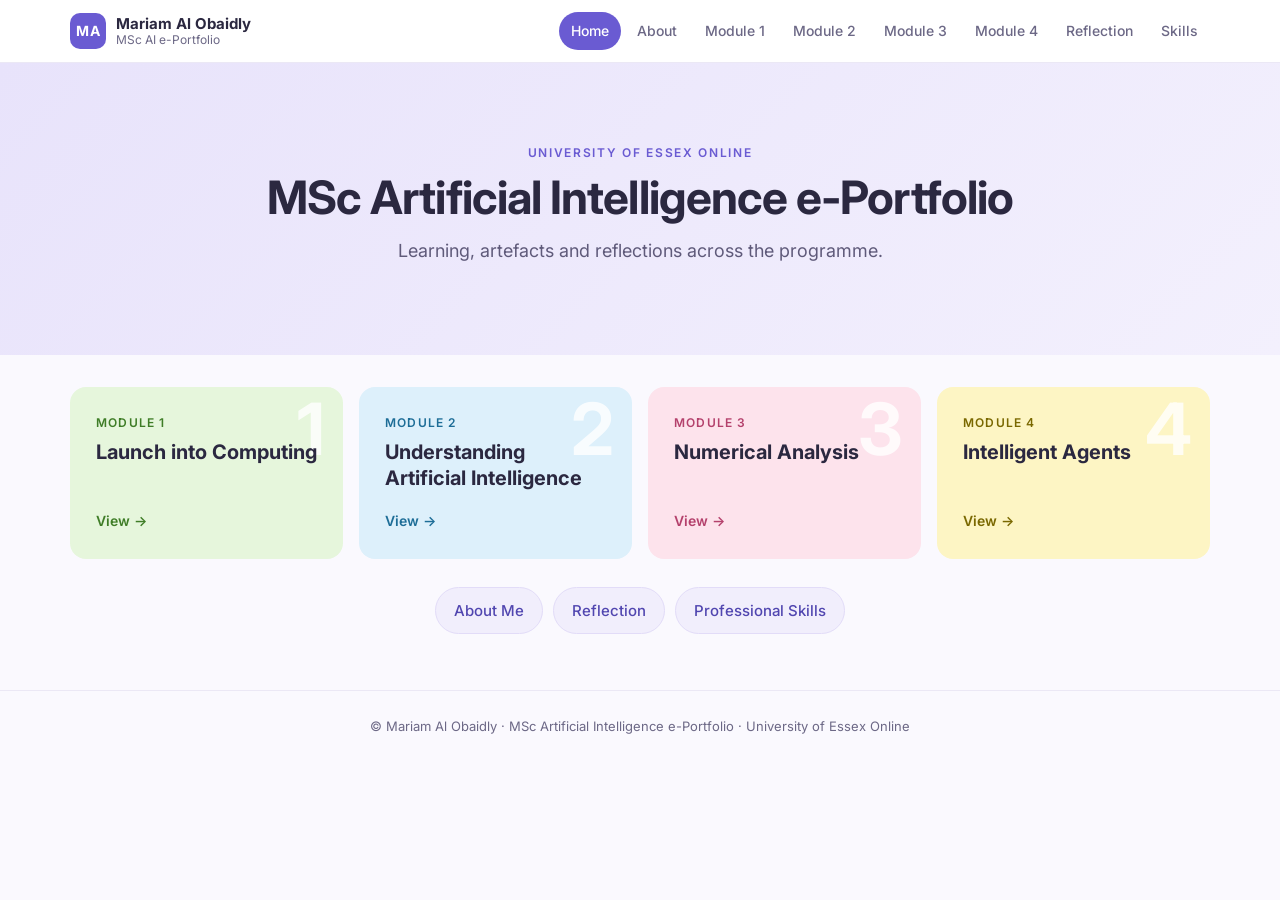
<file: index.html>
<!DOCTYPE html>
<html lang="en">
<head>
  <meta charset="utf-8" />
  <meta name="viewport" content="width=device-width, initial-scale=1" />
  <title>Mariam Al Obaidly – MSc AI e-Portfolio</title>
  <link rel="preconnect" href="https://fonts.googleapis.com" />
  <link rel="preconnect" href="https://fonts.gstatic.com" crossorigin />
  <link href="https://fonts.googleapis.com/css2?family=Inter:wght@400;500;600;700&display=swap" rel="stylesheet" />
  <link rel="stylesheet" href="assets/css/modern.css" />
</head>
<body>
  <header class="topbar">
    <div class="topbar-inner">
      <a class="brand" href="index.html"><span class="brand-mark">MA</span><span class="brand-text"><strong>Mariam Al Obaidly</strong><small>MSc AI e-Portfolio</small></span></a>
      <button class="nav-toggle" aria-label="Open menu" aria-expanded="false">&#9776;</button>
      <nav class="nav">
          <a href="index.html" class="active" aria-current="page">Home</a>
          <a href="about.html">About</a>
          <a href="module1.html">Module 1</a>
          <a href="module2.html">Module 2</a>
          <a href="module3.html">Module 3</a>
          <a href="module4.html">Module 4</a>
          <a href="reflection.html">Reflection</a>
          <a href="skills.html">Skills</a>
      </nav>
    </div>
  </header>
  <section class="hero hero-home">
    <div class="wrap">
      <p class="eyebrow">University of Essex Online</p>
      <h1>MSc Artificial Intelligence e-Portfolio</h1>
      <p class="hero-sub">Learning, artefacts and reflections across the programme.</p>
    </div>
  </section>
  <main class="wrap page">
    <section id="modules">
      <div class="mgrid">
      <a class="mcard" href="module1.html">
        <span class="mcard-num">1</span>
        <span class="mcard-label">Module 1</span>
        <h3>Launch into Computing</h3>
        <span class="mcard-go">View &rarr;</span>
      </a>
      <a class="mcard" href="module2.html">
        <span class="mcard-num">2</span>
        <span class="mcard-label">Module 2</span>
        <h3>Understanding Artificial Intelligence</h3>
        <span class="mcard-go">View &rarr;</span>
      </a>
      <a class="mcard" href="module3.html">
        <span class="mcard-num">3</span>
        <span class="mcard-label">Module 3</span>
        <h3>Numerical Analysis</h3>
        <span class="mcard-go">View &rarr;</span>
      </a>
      <a class="mcard" href="module4.html">
        <span class="mcard-num">4</span>
        <span class="mcard-label">Module 4</span>
        <h3>Intelligent Agents</h3>
        <span class="mcard-go">View &rarr;</span>
      </a>
      </div>
    </section>
    <nav class="quick">
      <a href="about.html">About Me</a>
      <a href="reflection.html">Reflection</a>
      <a href="skills.html">Professional Skills</a>
    </nav>
  </main>
  <footer class="footer">
    <div class="wrap">&copy; Mariam Al Obaidly &middot; MSc Artificial Intelligence e-Portfolio &middot; University of Essex Online</div>
  </footer>
  <script src="assets/js/modern.js"></script>
</body>
</html>
</file>
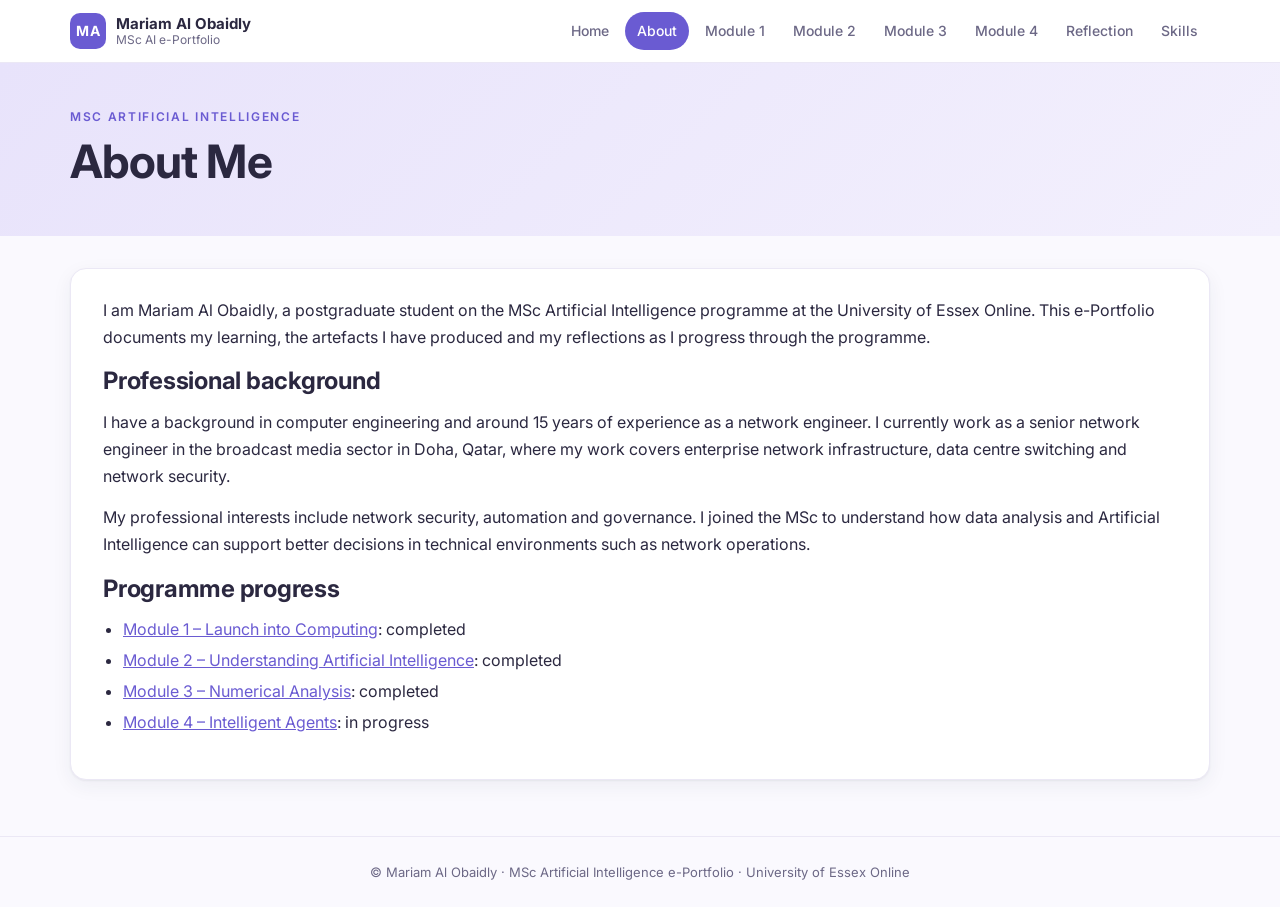
<file: about.html>
<!DOCTYPE html>
<html lang="en">
<head>
  <meta charset="utf-8" />
  <meta name="viewport" content="width=device-width, initial-scale=1" />
  <title>About Me | Mariam Al Obaidly</title>
  <link rel="preconnect" href="https://fonts.googleapis.com" />
  <link rel="preconnect" href="https://fonts.gstatic.com" crossorigin />
  <link href="https://fonts.googleapis.com/css2?family=Inter:wght@400;500;600;700&display=swap" rel="stylesheet" />
  <link rel="stylesheet" href="assets/css/modern.css" />
</head>
<body>
  <header class="topbar">
    <div class="topbar-inner">
      <a class="brand" href="index.html"><span class="brand-mark">MA</span><span class="brand-text"><strong>Mariam Al Obaidly</strong><small>MSc AI e-Portfolio</small></span></a>
      <button class="nav-toggle" aria-label="Open menu" aria-expanded="false">&#9776;</button>
      <nav class="nav">
          <a href="index.html">Home</a>
          <a href="about.html" class="active" aria-current="page">About</a>
          <a href="module1.html">Module 1</a>
          <a href="module2.html">Module 2</a>
          <a href="module3.html">Module 3</a>
          <a href="module4.html">Module 4</a>
          <a href="reflection.html">Reflection</a>
          <a href="skills.html">Skills</a>
      </nav>
    </div>
  </header>
  <section class="hero hero-sm">
    <div class="wrap">
      <p class="eyebrow">MSc Artificial Intelligence</p>
      <h1>About Me</h1>
    </div>
  </section>
  <main class="wrap page">
    <section class="card prose">
<p>I am Mariam Al Obaidly, a postgraduate student on the MSc Artificial Intelligence programme at the University of Essex Online. This e-Portfolio documents my learning, the artefacts I have produced and my reflections as I progress through the programme.</p>
<h2>Professional background</h2>
<p>I have a background in computer engineering and around 15 years of experience as a network engineer. I currently work as a senior network engineer in the broadcast media sector in Doha, Qatar, where my work covers enterprise network infrastructure, data centre switching and network security.</p>
<p>My professional interests include network security, automation and governance. I joined the MSc to understand how data analysis and Artificial Intelligence can support better decisions in technical environments such as network operations.</p>
<h2>Programme progress</h2>
<ul>
<li><a href="module1.html">Module 1 – Launch into Computing</a>: completed</li>
<li><a href="module2.html">Module 2 – Understanding Artificial Intelligence</a>: completed</li>
<li><a href="module3.html">Module 3 – Numerical Analysis</a>: completed</li>
<li><a href="module4.html">Module 4 – Intelligent Agents</a>: in progress</li>
</ul>
    </section>
  </main>
  <footer class="footer">
    <div class="wrap">&copy; Mariam Al Obaidly &middot; MSc Artificial Intelligence e-Portfolio &middot; University of Essex Online</div>
  </footer>
  <script src="assets/js/modern.js"></script>
</body>
</html>
</file>
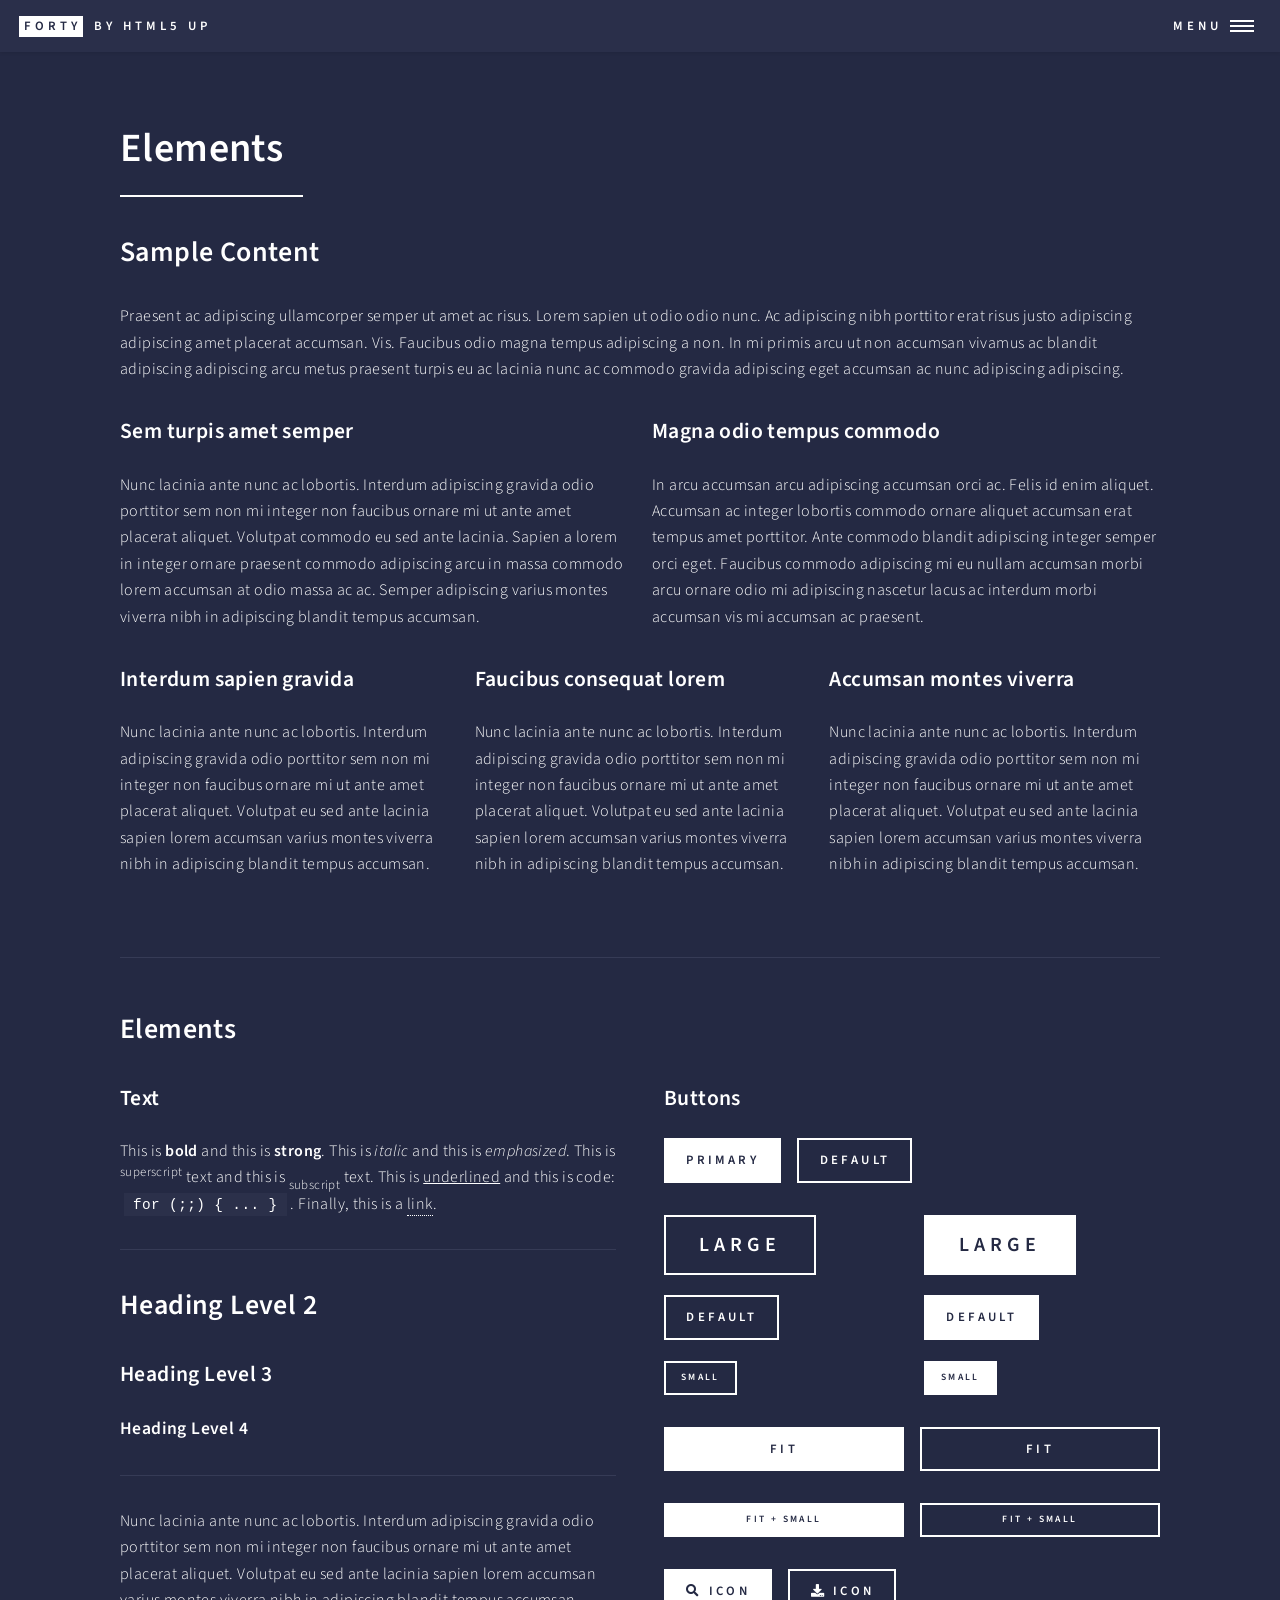
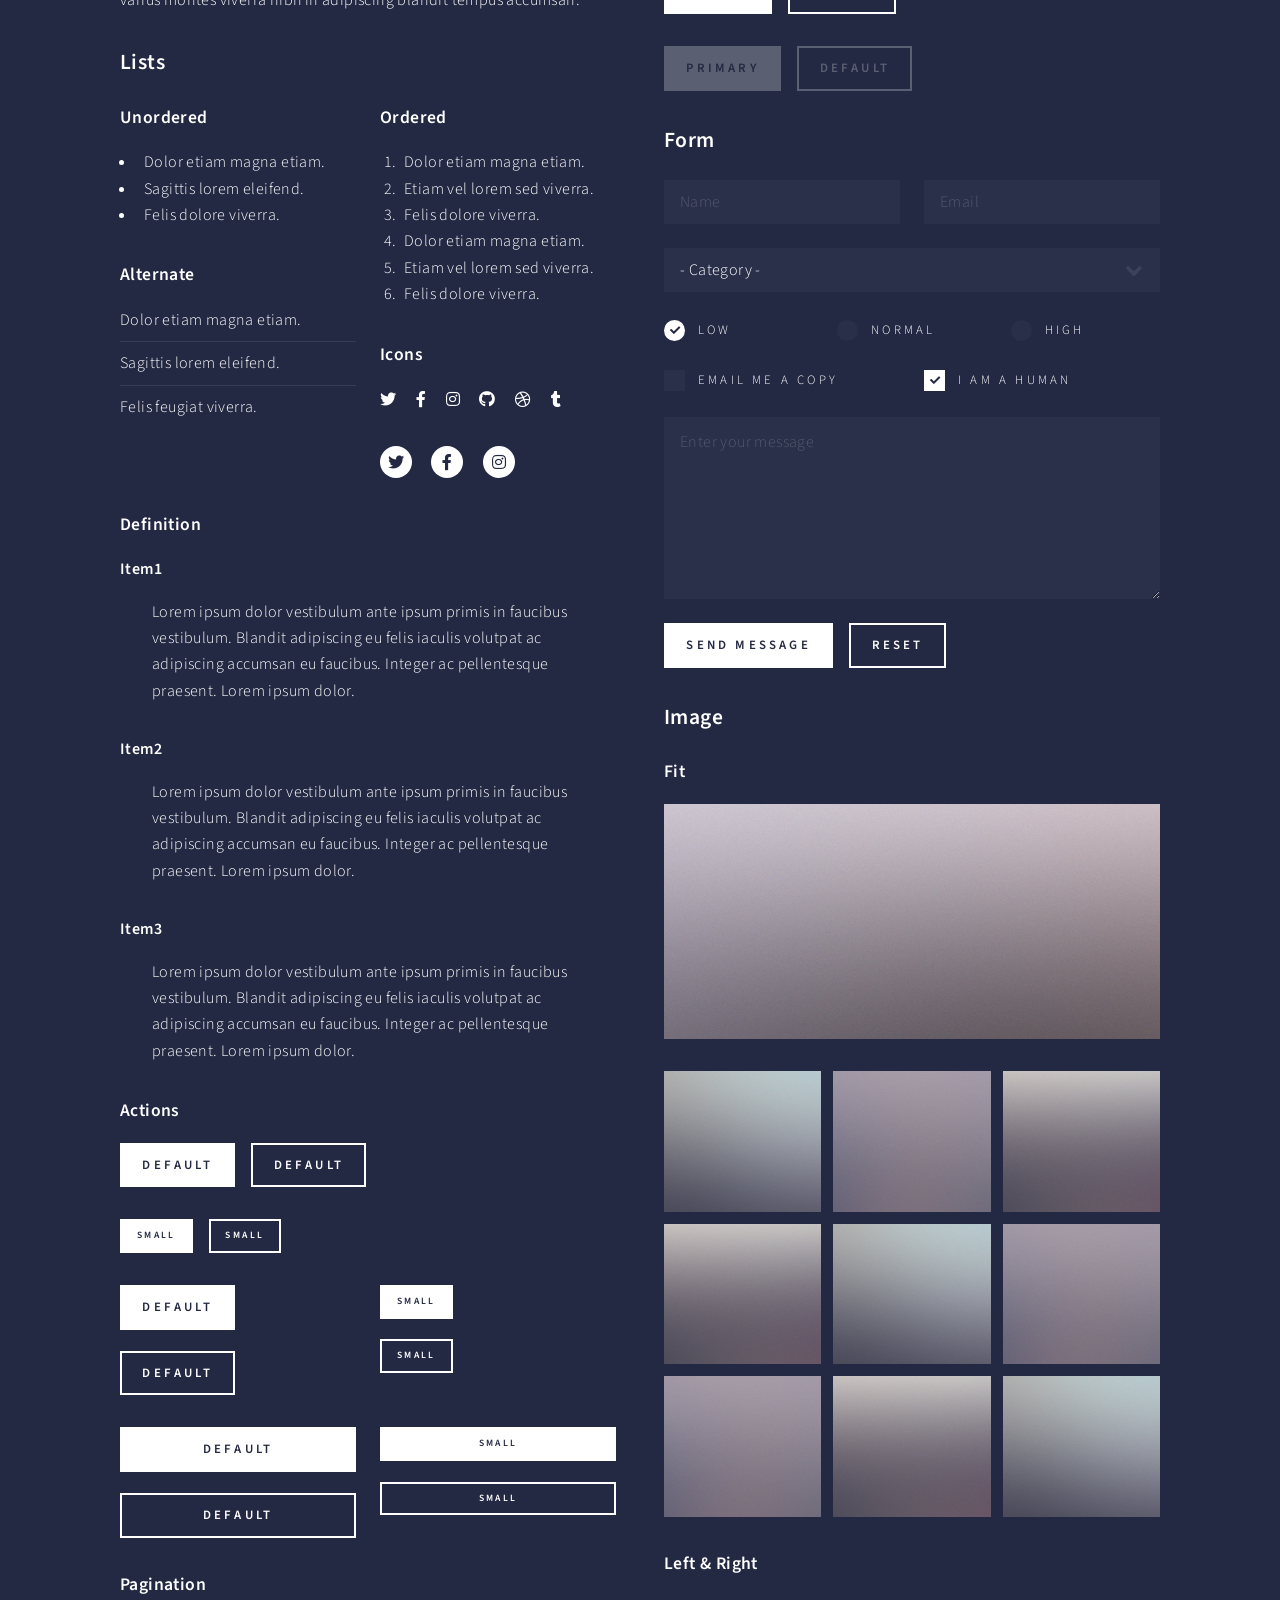
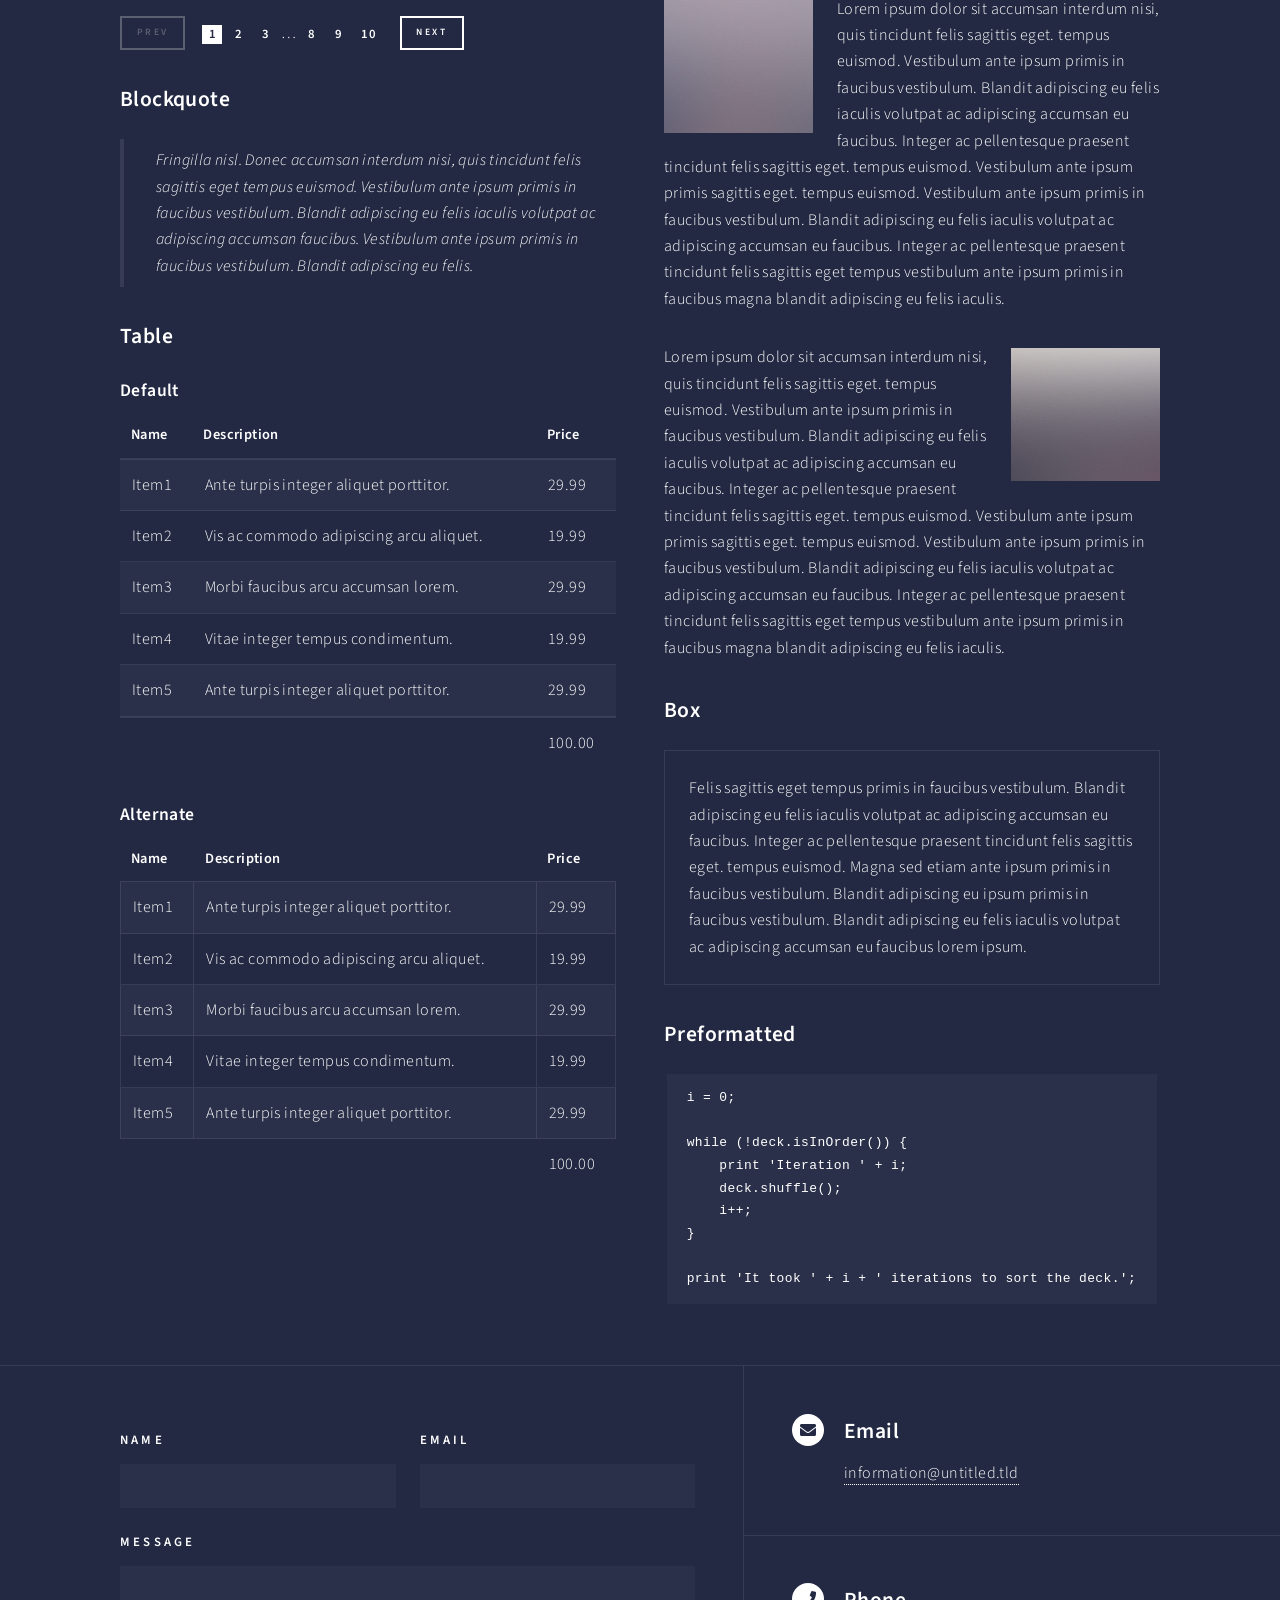
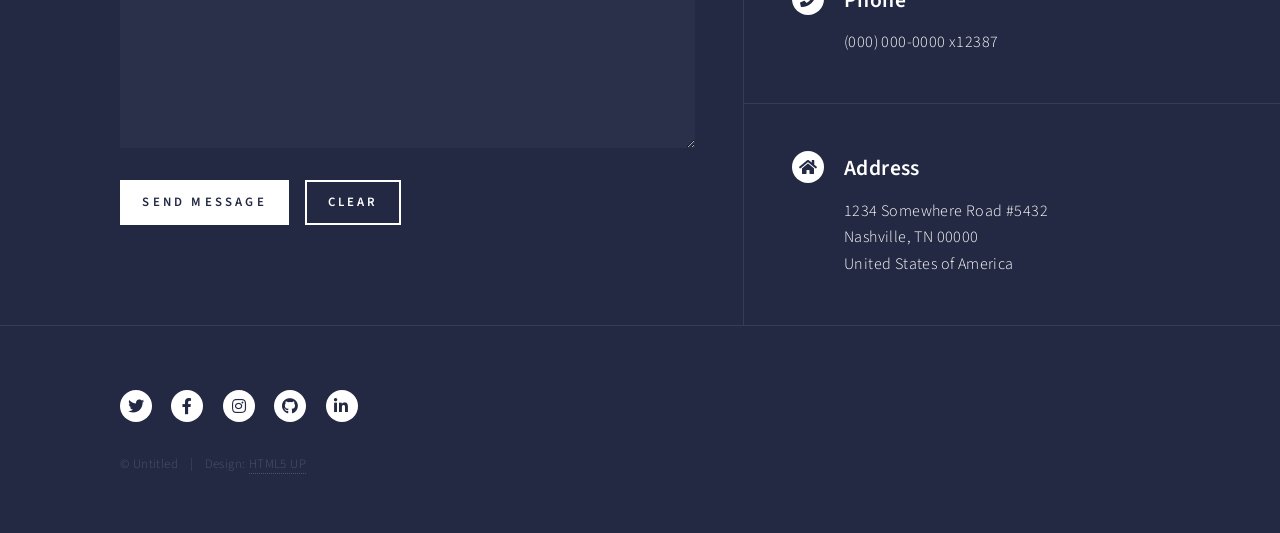
<file: elements.html>
<!DOCTYPE HTML>
<!--
	Forty by HTML5 UP
	html5up.net | @ajlkn
	Free for personal and commercial use under the CCA 3.0 license (html5up.net/license)
-->
<html>
	<head>
		<title>Elements - Forty by HTML5 UP</title>
		<meta charset="utf-8" />
		<meta name="viewport" content="width=device-width, initial-scale=1, user-scalable=no" />
		<link rel="stylesheet" href="assets/css/main.css" />
		<noscript><link rel="stylesheet" href="assets/css/noscript.css" /></noscript>
	</head>
	<body class="is-preload">

		<!-- Wrapper -->
			<div id="wrapper">

				<!-- Header -->
					<header id="header">
						<a href="index.html" class="logo"><strong>Forty</strong> <span>by HTML5 UP</span></a>
						<nav>
							<a href="#menu">Menu</a>
						</nav>
					</header>

				<!-- Menu -->
					<nav id="menu">
						<ul class="links">
							<li><a href="index.html">Home</a></li>
							<li><a href="landing.html">Landing</a></li>
							<li><a href="generic.html">Generic</a></li>
							<li><a href="elements.html">Elements</a></li>
						</ul>
						<ul class="actions stacked">
							<li><a href="#" class="button primary fit">Get Started</a></li>
							<li><a href="#" class="button fit">Log In</a></li>
						</ul>
					</nav>

				<!-- Main -->
					<div id="main" class="alt">

						<!-- One -->
							<section id="one">
								<div class="inner">
									<header class="major">
										<h1>Elements</h1>
									</header>

									<!-- Content -->
										<h2 id="content">Sample Content</h2>
										<p>Praesent ac adipiscing ullamcorper semper ut amet ac risus. Lorem sapien ut odio odio nunc. Ac adipiscing nibh porttitor erat risus justo adipiscing adipiscing amet placerat accumsan. Vis. Faucibus odio magna tempus adipiscing a non. In mi primis arcu ut non accumsan vivamus ac blandit adipiscing adipiscing arcu metus praesent turpis eu ac lacinia nunc ac commodo gravida adipiscing eget accumsan ac nunc adipiscing adipiscing.</p>
										<div class="row">
											<div class="col-6 col-12-small">
												<h3>Sem turpis amet semper</h3>
												<p>Nunc lacinia ante nunc ac lobortis. Interdum adipiscing gravida odio porttitor sem non mi integer non faucibus ornare mi ut ante amet placerat aliquet. Volutpat commodo eu sed ante lacinia. Sapien a lorem in integer ornare praesent commodo adipiscing arcu in massa commodo lorem accumsan at odio massa ac ac. Semper adipiscing varius montes viverra nibh in adipiscing blandit tempus accumsan.</p>
											</div>
											<div class="col-6 col-12-small">
												<h3>Magna odio tempus commodo</h3>
												<p>In arcu accumsan arcu adipiscing accumsan orci ac. Felis id enim aliquet. Accumsan ac integer lobortis commodo ornare aliquet accumsan erat tempus amet porttitor. Ante commodo blandit adipiscing integer semper orci eget. Faucibus commodo adipiscing mi eu nullam accumsan morbi arcu ornare odio mi adipiscing nascetur lacus ac interdum morbi accumsan vis mi accumsan ac praesent.</p>
											</div>
											<!-- Break -->
											<div class="col-4 col-12-medium">
												<h3>Interdum sapien gravida</h3>
												<p>Nunc lacinia ante nunc ac lobortis. Interdum adipiscing gravida odio porttitor sem non mi integer non faucibus ornare mi ut ante amet placerat aliquet. Volutpat eu sed ante lacinia sapien lorem accumsan varius montes viverra nibh in adipiscing blandit tempus accumsan.</p>
											</div>
											<div class="col-4 col-12-medium">
												<h3>Faucibus consequat lorem</h3>
												<p>Nunc lacinia ante nunc ac lobortis. Interdum adipiscing gravida odio porttitor sem non mi integer non faucibus ornare mi ut ante amet placerat aliquet. Volutpat eu sed ante lacinia sapien lorem accumsan varius montes viverra nibh in adipiscing blandit tempus accumsan.</p>
											</div>
											<div class="col-4 col-12-medium">
												<h3>Accumsan montes viverra</h3>
												<p>Nunc lacinia ante nunc ac lobortis. Interdum adipiscing gravida odio porttitor sem non mi integer non faucibus ornare mi ut ante amet placerat aliquet. Volutpat eu sed ante lacinia sapien lorem accumsan varius montes viverra nibh in adipiscing blandit tempus accumsan.</p>
											</div>
										</div>

									<hr class="major" />

									<!-- Elements -->
										<h2 id="elements">Elements</h2>
										<div class="row gtr-200">
											<div class="col-6 col-12-medium">

												<!-- Text stuff -->
													<h3>Text</h3>
													<p>This is <b>bold</b> and this is <strong>strong</strong>. This is <i>italic</i> and this is <em>emphasized</em>.
													This is <sup>superscript</sup> text and this is <sub>subscript</sub> text.
													This is <u>underlined</u> and this is code: <code>for (;;) { ... }</code>.
													Finally, this is a <a href="#">link</a>.</p>
													<hr />
													<h2>Heading Level 2</h2>
													<h3>Heading Level 3</h3>
													<h4>Heading Level 4</h4>
													<hr />
													<p>Nunc lacinia ante nunc ac lobortis. Interdum adipiscing gravida odio porttitor sem non mi integer non faucibus ornare mi ut ante amet placerat aliquet. Volutpat eu sed ante lacinia sapien lorem accumsan varius montes viverra nibh in adipiscing blandit tempus accumsan.</p>

												<!-- Lists -->
													<h3>Lists</h3>
													<div class="row">
														<div class="col-6 col-12-small">

															<h4>Unordered</h4>
															<ul>
																<li>Dolor etiam magna etiam.</li>
																<li>Sagittis lorem eleifend.</li>
																<li>Felis dolore viverra.</li>
															</ul>

															<h4>Alternate</h4>
															<ul class="alt">
																<li>Dolor etiam magna etiam.</li>
																<li>Sagittis lorem eleifend.</li>
																<li>Felis feugiat viverra.</li>
															</ul>

														</div>
														<div class="col-6 col-12-small">

															<h4>Ordered</h4>
															<ol>
																<li>Dolor etiam magna etiam.</li>
																<li>Etiam vel lorem sed viverra.</li>
																<li>Felis dolore viverra.</li>
																<li>Dolor etiam magna etiam.</li>
																<li>Etiam vel lorem sed viverra.</li>
																<li>Felis dolore viverra.</li>
															</ol>

															<h4>Icons</h4>
															<ul class="icons">
																<li><a href="#" class="icon brands fa-twitter"><span class="label">Twitter</span></a></li>
																<li><a href="#" class="icon brands fa-facebook-f"><span class="label">Facebook</span></a></li>
																<li><a href="#" class="icon brands fa-instagram"><span class="label">Instagram</span></a></li>
																<li><a href="#" class="icon brands fa-github"><span class="label">Github</span></a></li>
																<li><a href="#" class="icon brands fa-dribbble"><span class="label">Dribbble</span></a></li>
																<li><a href="#" class="icon brands fa-tumblr"><span class="label">Tumblr</span></a></li>
															</ul>
															<ul class="icons">
																<li><a href="#" class="icon brands alt fa-twitter"><span class="label">Twitter</span></a></li>
																<li><a href="#" class="icon brands alt fa-facebook-f"><span class="label">Facebook</span></a></li>
																<li><a href="#" class="icon brands alt fa-instagram"><span class="label">Instagram</span></a></li>
															</ul>

														</div>
													</div>
													<h4>Definition</h4>
													<dl>
														<dt>Item1</dt>
														<dd>
															<p>Lorem ipsum dolor vestibulum ante ipsum primis in faucibus vestibulum. Blandit adipiscing eu felis iaculis volutpat ac adipiscing accumsan eu faucibus. Integer ac pellentesque praesent. Lorem ipsum dolor.</p>
														</dd>
														<dt>Item2</dt>
														<dd>
															<p>Lorem ipsum dolor vestibulum ante ipsum primis in faucibus vestibulum. Blandit adipiscing eu felis iaculis volutpat ac adipiscing accumsan eu faucibus. Integer ac pellentesque praesent. Lorem ipsum dolor.</p>
														</dd>
														<dt>Item3</dt>
														<dd>
															<p>Lorem ipsum dolor vestibulum ante ipsum primis in faucibus vestibulum. Blandit adipiscing eu felis iaculis volutpat ac adipiscing accumsan eu faucibus. Integer ac pellentesque praesent. Lorem ipsum dolor.</p>
														</dd>
													</dl>

													<h4>Actions</h4>
													<ul class="actions">
														<li><a href="#" class="button primary">Default</a></li>
														<li><a href="#" class="button">Default</a></li>
													</ul>
													<ul class="actions small">
														<li><a href="#" class="button primary small">Small</a></li>
														<li><a href="#" class="button small">Small</a></li>
													</ul>
													<div class="row">
														<div class="col-6 col-12-small">
															<ul class="actions stacked">
																<li><a href="#" class="button primary">Default</a></li>
																<li><a href="#" class="button">Default</a></li>
															</ul>
														</div>
														<div class="col-6 col-12-small">
															<ul class="actions stacked">
																<li><a href="#" class="button primary small">Small</a></li>
																<li><a href="#" class="button small">Small</a></li>
															</ul>
														</div>
														<div class="col-6 col-12-small">
															<ul class="actions stacked">
																<li><a href="#" class="button primary fit">Default</a></li>
																<li><a href="#" class="button fit">Default</a></li>
															</ul>
														</div>
														<div class="col-6 col-12-small">
															<ul class="actions stacked">
																<li><a href="#" class="button primary small fit">Small</a></li>
																<li><a href="#" class="button small fit">Small</a></li>
															</ul>
														</div>
													</div>

													<h4>Pagination</h4>
													<ul class="pagination">
														<li><span class="button small disabled">Prev</span></li>
														<li><a href="#" class="page active">1</a></li>
														<li><a href="#" class="page">2</a></li>
														<li><a href="#" class="page">3</a></li>
														<li><span>&hellip;</span></li>
														<li><a href="#" class="page">8</a></li>
														<li><a href="#" class="page">9</a></li>
														<li><a href="#" class="page">10</a></li>
														<li><a href="#" class="button small">Next</a></li>
													</ul>

												<!-- Blockquote -->
													<h3>Blockquote</h3>
													<blockquote>Fringilla nisl. Donec accumsan interdum nisi, quis tincidunt felis sagittis eget tempus euismod. Vestibulum ante ipsum primis in faucibus vestibulum. Blandit adipiscing eu felis iaculis volutpat ac adipiscing accumsan faucibus. Vestibulum ante ipsum primis in faucibus vestibulum. Blandit adipiscing eu felis.</blockquote>

												<!-- Table -->
													<h3>Table</h3>

													<h4>Default</h4>
													<div class="table-wrapper">
														<table>
															<thead>
																<tr>
																	<th>Name</th>
																	<th>Description</th>
																	<th>Price</th>
																</tr>
															</thead>
															<tbody>
																<tr>
																	<td>Item1</td>
																	<td>Ante turpis integer aliquet porttitor.</td>
																	<td>29.99</td>
																</tr>
																<tr>
																	<td>Item2</td>
																	<td>Vis ac commodo adipiscing arcu aliquet.</td>
																	<td>19.99</td>
																</tr>
																<tr>
																	<td>Item3</td>
																	<td> Morbi faucibus arcu accumsan lorem.</td>
																	<td>29.99</td>
																</tr>
																<tr>
																	<td>Item4</td>
																	<td>Vitae integer tempus condimentum.</td>
																	<td>19.99</td>
																</tr>
																<tr>
																	<td>Item5</td>
																	<td>Ante turpis integer aliquet porttitor.</td>
																	<td>29.99</td>
																</tr>
															</tbody>
															<tfoot>
																<tr>
																	<td colspan="2"></td>
																	<td>100.00</td>
																</tr>
															</tfoot>
														</table>
													</div>

													<h4>Alternate</h4>
													<div class="table-wrapper">
														<table class="alt">
															<thead>
																<tr>
																	<th>Name</th>
																	<th>Description</th>
																	<th>Price</th>
																</tr>
															</thead>
															<tbody>
																<tr>
																	<td>Item1</td>
																	<td>Ante turpis integer aliquet porttitor.</td>
																	<td>29.99</td>
																</tr>
																<tr>
																	<td>Item2</td>
																	<td>Vis ac commodo adipiscing arcu aliquet.</td>
																	<td>19.99</td>
																</tr>
																<tr>
																	<td>Item3</td>
																	<td> Morbi faucibus arcu accumsan lorem.</td>
																	<td>29.99</td>
																</tr>
																<tr>
																	<td>Item4</td>
																	<td>Vitae integer tempus condimentum.</td>
																	<td>19.99</td>
																</tr>
																<tr>
																	<td>Item5</td>
																	<td>Ante turpis integer aliquet porttitor.</td>
																	<td>29.99</td>
																</tr>
															</tbody>
															<tfoot>
																<tr>
																	<td colspan="2"></td>
																	<td>100.00</td>
																</tr>
															</tfoot>
														</table>
													</div>

											</div>
											<div class="col-6 col-12-medium">

												<!-- Buttons -->
													<h3>Buttons</h3>
													<ul class="actions">
														<li><a href="#" class="button primary">Primary</a></li>
														<li><a href="#" class="button">Default</a></li>
													</ul>
													<div class="row">
														<div class="col-6 col-12-xsmall">
															<ul class="actions stacked">
																<li><a href="#" class="button large">Large</a></li>
																<li><a href="#" class="button">Default</a></li>
																<li><a href="#" class="button small">Small</a></li>
															</ul>
														</div>
														<div class="col-6 col-12-xsmall">
															<ul class="actions stacked">
																<li><a href="#" class="button primary large">Large</a></li>
																<li><a href="#" class="button primary">Default</a></li>
																<li><a href="#" class="button primary small">Small</a></li>
															</ul>
														</div>
													</div>
													<ul class="actions fit">
														<li><a href="#" class="button primary fit">Fit</a></li>
														<li><a href="#" class="button fit">Fit</a></li>
													</ul>
													<ul class="actions fit small">
														<li><a href="#" class="button primary fit small">Fit + Small</a></li>
														<li><a href="#" class="button fit small">Fit + Small</a></li>
													</ul>
													<ul class="actions">
														<li><a href="#" class="button primary icon solid fa-search">Icon</a></li>
														<li><a href="#" class="button icon solid fa-download">Icon</a></li>
													</ul>
													<ul class="actions">
														<li><span class="button primary disabled">Primary</span></li>
														<li><span class="button disabled">Default</span></li>
													</ul>

												<!-- Form -->
													<h3>Form</h3>

													<form method="post" action="#">
														<div class="row gtr-uniform">
															<div class="col-6 col-12-xsmall">
																<input type="text" name="demo-name" id="demo-name" value="" placeholder="Name" />
															</div>
															<div class="col-6 col-12-xsmall">
																<input type="email" name="demo-email" id="demo-email" value="" placeholder="Email" />
															</div>
															<!-- Break -->
															<div class="col-12">
																<select name="demo-category" id="demo-category">
																	<option value="">- Category -</option>
																	<option value="1">Manufacturing</option>
																	<option value="1">Shipping</option>
																	<option value="1">Administration</option>
																	<option value="1">Human Resources</option>
																</select>
															</div>
															<!-- Break -->
															<div class="col-4 col-12-small">
																<input type="radio" id="demo-priority-low" name="demo-priority" checked>
																<label for="demo-priority-low">Low</label>
															</div>
															<div class="col-4 col-12-small">
																<input type="radio" id="demo-priority-normal" name="demo-priority">
																<label for="demo-priority-normal">Normal</label>
															</div>
															<div class="col-4 col-12-small">
																<input type="radio" id="demo-priority-high" name="demo-priority">
																<label for="demo-priority-high">High</label>
															</div>
															<!-- Break -->
															<div class="col-6 col-12-small">
																<input type="checkbox" id="demo-copy" name="demo-copy">
																<label for="demo-copy">Email me a copy</label>
															</div>
															<div class="col-6 col-12-small">
																<input type="checkbox" id="demo-human" name="demo-human" checked>
																<label for="demo-human">I am a human</label>
															</div>
															<!-- Break -->
															<div class="col-12">
																<textarea name="demo-message" id="demo-message" placeholder="Enter your message" rows="6"></textarea>
															</div>
															<!-- Break -->
															<div class="col-12">
																<ul class="actions">
																	<li><input type="submit" value="Send Message" class="primary" /></li>
																	<li><input type="reset" value="Reset" /></li>
																</ul>
															</div>
														</div>
													</form>

												<!-- Image -->
													<h3>Image</h3>

													<h4>Fit</h4>
													<span class="image fit"><img src="images/pic03.jpg" alt="" /></span>
													<div class="box alt">
														<div class="row gtr-50 gtr-uniform">
															<div class="col-4"><span class="image fit"><img src="images/pic08.jpg" alt="" /></span></div>
															<div class="col-4"><span class="image fit"><img src="images/pic09.jpg" alt="" /></span></div>
															<div class="col-4"><span class="image fit"><img src="images/pic10.jpg" alt="" /></span></div>
															<!-- Break -->
															<div class="col-4"><span class="image fit"><img src="images/pic10.jpg" alt="" /></span></div>
															<div class="col-4"><span class="image fit"><img src="images/pic08.jpg" alt="" /></span></div>
															<div class="col-4"><span class="image fit"><img src="images/pic09.jpg" alt="" /></span></div>
															<!-- Break -->
															<div class="col-4"><span class="image fit"><img src="images/pic09.jpg" alt="" /></span></div>
															<div class="col-4"><span class="image fit"><img src="images/pic10.jpg" alt="" /></span></div>
															<div class="col-4"><span class="image fit"><img src="images/pic08.jpg" alt="" /></span></div>
														</div>
													</div>

													<h4>Left &amp; Right</h4>
													<p><span class="image left"><img src="images/pic09.jpg" alt="" /></span>Lorem ipsum dolor sit accumsan interdum nisi, quis tincidunt felis sagittis eget. tempus euismod. Vestibulum ante ipsum primis in faucibus vestibulum. Blandit adipiscing eu felis iaculis volutpat ac adipiscing accumsan eu faucibus. Integer ac pellentesque praesent tincidunt felis sagittis eget. tempus euismod. Vestibulum ante ipsum primis sagittis eget. tempus euismod. Vestibulum ante ipsum primis in faucibus vestibulum. Blandit adipiscing eu felis iaculis volutpat ac adipiscing accumsan eu faucibus. Integer ac pellentesque praesent tincidunt felis sagittis eget tempus vestibulum ante ipsum primis in faucibus magna blandit adipiscing eu felis iaculis.</p>
													<p><span class="image right"><img src="images/pic10.jpg" alt="" /></span>Lorem ipsum dolor sit accumsan interdum nisi, quis tincidunt felis sagittis eget. tempus euismod. Vestibulum ante ipsum primis in faucibus vestibulum. Blandit adipiscing eu felis iaculis volutpat ac adipiscing accumsan eu faucibus. Integer ac pellentesque praesent tincidunt felis sagittis eget. tempus euismod. Vestibulum ante ipsum primis sagittis eget. tempus euismod. Vestibulum ante ipsum primis in faucibus vestibulum. Blandit adipiscing eu felis iaculis volutpat ac adipiscing accumsan eu faucibus. Integer ac pellentesque praesent tincidunt felis sagittis eget tempus vestibulum ante ipsum primis in faucibus magna blandit adipiscing eu felis iaculis.</p>

												<!-- Box -->
													<h3>Box</h3>
													<div class="box">
														<p>Felis sagittis eget tempus primis in faucibus vestibulum. Blandit adipiscing eu felis iaculis volutpat ac adipiscing accumsan eu faucibus. Integer ac pellentesque praesent tincidunt felis sagittis eget. tempus euismod. Magna sed etiam ante ipsum primis in faucibus vestibulum. Blandit adipiscing eu ipsum primis in faucibus vestibulum. Blandit adipiscing eu felis iaculis volutpat ac adipiscing accumsan eu faucibus lorem ipsum.</p>
													</div>

												<!-- Preformatted Code -->
													<h3>Preformatted</h3>
													<pre><code>i = 0;

while (!deck.isInOrder()) {
    print 'Iteration ' + i;
    deck.shuffle();
    i++;
}

print 'It took ' + i + ' iterations to sort the deck.';
</code></pre>

											</div>
										</div>

								</div>
							</section>

					</div>

				<!-- Contact -->
					<section id="contact">
						<div class="inner">
							<section>
								<form method="post" action="#">
									<div class="fields">
										<div class="field half">
											<label for="name">Name</label>
											<input type="text" name="name" id="name" />
										</div>
										<div class="field half">
											<label for="email">Email</label>
											<input type="text" name="email" id="email" />
										</div>
										<div class="field">
											<label for="message">Message</label>
											<textarea name="message" id="message" rows="6"></textarea>
										</div>
									</div>
									<ul class="actions">
										<li><input type="submit" value="Send Message" class="primary" /></li>
										<li><input type="reset" value="Clear" /></li>
									</ul>
								</form>
							</section>
							<section class="split">
								<section>
									<div class="contact-method">
										<span class="icon solid alt fa-envelope"></span>
										<h3>Email</h3>
										<a href="#">information@untitled.tld</a>
									</div>
								</section>
								<section>
									<div class="contact-method">
										<span class="icon solid alt fa-phone"></span>
										<h3>Phone</h3>
										<span>(000) 000-0000 x12387</span>
									</div>
								</section>
								<section>
									<div class="contact-method">
										<span class="icon solid alt fa-home"></span>
										<h3>Address</h3>
										<span>1234 Somewhere Road #5432<br />
										Nashville, TN 00000<br />
										United States of America</span>
									</div>
								</section>
							</section>
						</div>
					</section>

				<!-- Footer -->
					<footer id="footer">
						<div class="inner">
							<ul class="icons">
								<li><a href="#" class="icon brands alt fa-twitter"><span class="label">Twitter</span></a></li>
								<li><a href="#" class="icon brands alt fa-facebook-f"><span class="label">Facebook</span></a></li>
								<li><a href="#" class="icon brands alt fa-instagram"><span class="label">Instagram</span></a></li>
								<li><a href="#" class="icon brands alt fa-github"><span class="label">GitHub</span></a></li>
								<li><a href="#" class="icon brands alt fa-linkedin-in"><span class="label">LinkedIn</span></a></li>
							</ul>
							<ul class="copyright">
								<li>&copy; Untitled</li><li>Design: <a href="https://html5up.net">HTML5 UP</a></li>
							</ul>
						</div>
					</footer>

			</div>

		<!-- Scripts -->
			<script src="assets/js/jquery.min.js"></script>
			<script src="assets/js/jquery.scrolly.min.js"></script>
			<script src="assets/js/jquery.scrollex.min.js"></script>
			<script src="assets/js/browser.min.js"></script>
			<script src="assets/js/breakpoints.min.js"></script>
			<script src="assets/js/util.js"></script>
			<script src="assets/js/main.js"></script>

	</body>
</html>
</file>
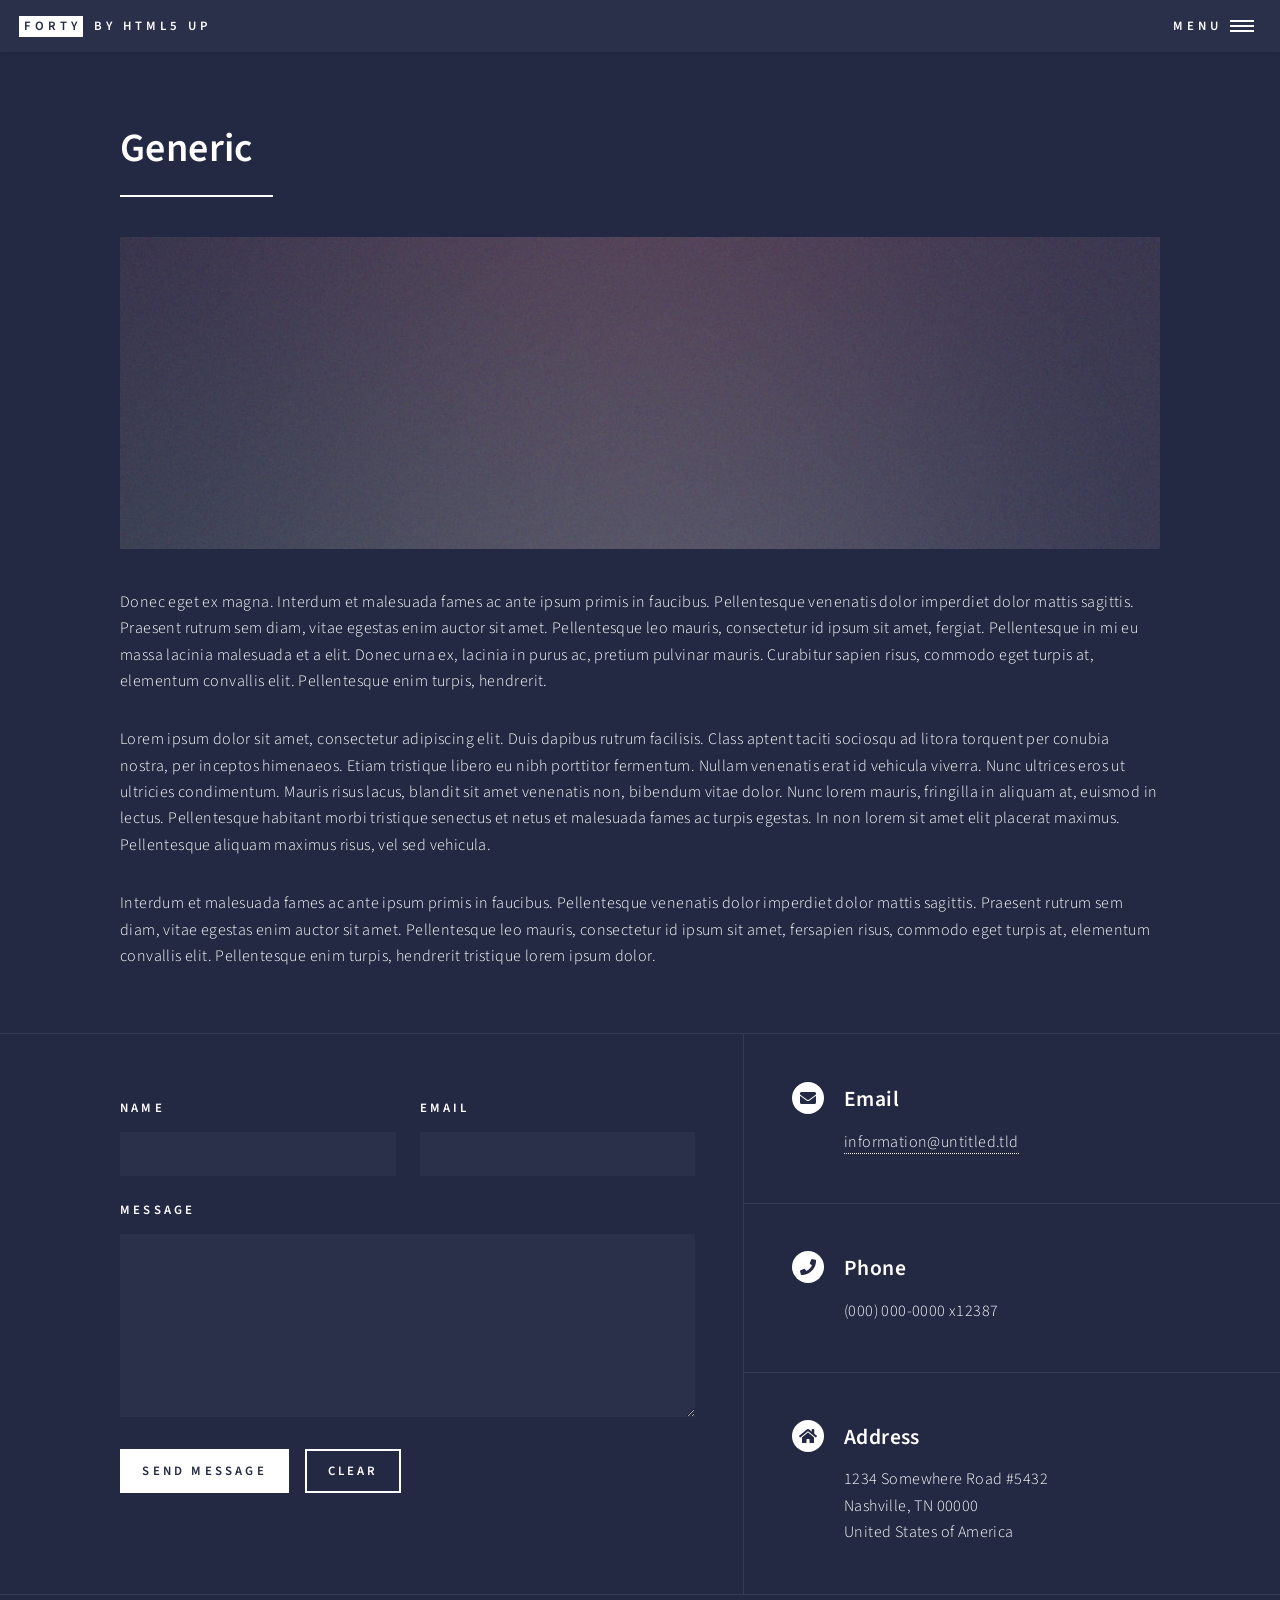
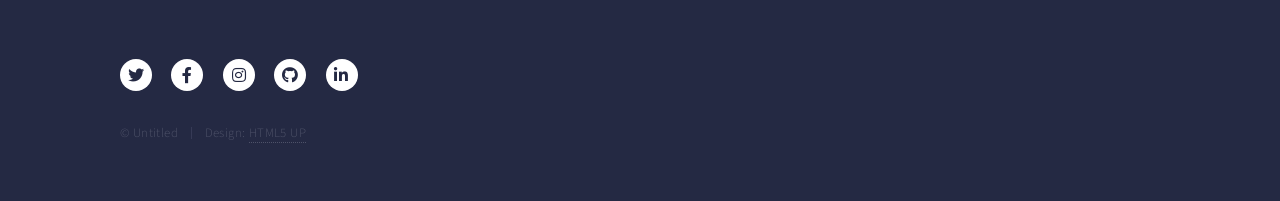
<file: generic.html>
<!DOCTYPE HTML>
<!--
	Forty by HTML5 UP
	html5up.net | @ajlkn
	Free for personal and commercial use under the CCA 3.0 license (html5up.net/license)
-->
<html>
	<head>
		<title>Generic - Forty by HTML5 UP</title>
		<meta charset="utf-8" />
		<meta name="viewport" content="width=device-width, initial-scale=1, user-scalable=no" />
		<link rel="stylesheet" href="assets/css/main.css" />
		<noscript><link rel="stylesheet" href="assets/css/noscript.css" /></noscript>
	</head>
	<body class="is-preload">

		<!-- Wrapper -->
			<div id="wrapper">

				<!-- Header -->
					<header id="header">
						<a href="index.html" class="logo"><strong>Forty</strong> <span>by HTML5 UP</span></a>
						<nav>
							<a href="#menu">Menu</a>
						</nav>
					</header>

				<!-- Menu -->
					<nav id="menu">
						<ul class="links">
							<li><a href="index.html">Home</a></li>
							<li><a href="landing.html">Landing</a></li>
							<li><a href="generic.html">Generic</a></li>
							<li><a href="elements.html">Elements</a></li>
						</ul>
						<ul class="actions stacked">
							<li><a href="#" class="button primary fit">Get Started</a></li>
							<li><a href="#" class="button fit">Log In</a></li>
						</ul>
					</nav>

				<!-- Main -->
					<div id="main" class="alt">

						<!-- One -->
							<section id="one">
								<div class="inner">
									<header class="major">
										<h1>Generic</h1>
									</header>
									<span class="image main"><img src="images/pic11.jpg" alt="" /></span>
									<p>Donec eget ex magna. Interdum et malesuada fames ac ante ipsum primis in faucibus. Pellentesque venenatis dolor imperdiet dolor mattis sagittis. Praesent rutrum sem diam, vitae egestas enim auctor sit amet. Pellentesque leo mauris, consectetur id ipsum sit amet, fergiat. Pellentesque in mi eu massa lacinia malesuada et a elit. Donec urna ex, lacinia in purus ac, pretium pulvinar mauris. Curabitur sapien risus, commodo eget turpis at, elementum convallis elit. Pellentesque enim turpis, hendrerit.</p>
									<p>Lorem ipsum dolor sit amet, consectetur adipiscing elit. Duis dapibus rutrum facilisis. Class aptent taciti sociosqu ad litora torquent per conubia nostra, per inceptos himenaeos. Etiam tristique libero eu nibh porttitor fermentum. Nullam venenatis erat id vehicula viverra. Nunc ultrices eros ut ultricies condimentum. Mauris risus lacus, blandit sit amet venenatis non, bibendum vitae dolor. Nunc lorem mauris, fringilla in aliquam at, euismod in lectus. Pellentesque habitant morbi tristique senectus et netus et malesuada fames ac turpis egestas. In non lorem sit amet elit placerat maximus. Pellentesque aliquam maximus risus, vel sed vehicula.</p>
									<p>Interdum et malesuada fames ac ante ipsum primis in faucibus. Pellentesque venenatis dolor imperdiet dolor mattis sagittis. Praesent rutrum sem diam, vitae egestas enim auctor sit amet. Pellentesque leo mauris, consectetur id ipsum sit amet, fersapien risus, commodo eget turpis at, elementum convallis elit. Pellentesque enim turpis, hendrerit tristique lorem ipsum dolor.</p>
								</div>
							</section>

					</div>

				<!-- Contact -->
					<section id="contact">
						<div class="inner">
							<section>
								<form method="post" action="#">
									<div class="fields">
										<div class="field half">
											<label for="name">Name</label>
											<input type="text" name="name" id="name" />
										</div>
										<div class="field half">
											<label for="email">Email</label>
											<input type="text" name="email" id="email" />
										</div>
										<div class="field">
											<label for="message">Message</label>
											<textarea name="message" id="message" rows="6"></textarea>
										</div>
									</div>
									<ul class="actions">
										<li><input type="submit" value="Send Message" class="primary" /></li>
										<li><input type="reset" value="Clear" /></li>
									</ul>
								</form>
							</section>
							<section class="split">
								<section>
									<div class="contact-method">
										<span class="icon solid alt fa-envelope"></span>
										<h3>Email</h3>
										<a href="#">information@untitled.tld</a>
									</div>
								</section>
								<section>
									<div class="contact-method">
										<span class="icon solid alt fa-phone"></span>
										<h3>Phone</h3>
										<span>(000) 000-0000 x12387</span>
									</div>
								</section>
								<section>
									<div class="contact-method">
										<span class="icon solid alt fa-home"></span>
										<h3>Address</h3>
										<span>1234 Somewhere Road #5432<br />
										Nashville, TN 00000<br />
										United States of America</span>
									</div>
								</section>
							</section>
						</div>
					</section>

				<!-- Footer -->
					<footer id="footer">
						<div class="inner">
							<ul class="icons">
								<li><a href="#" class="icon brands alt fa-twitter"><span class="label">Twitter</span></a></li>
								<li><a href="#" class="icon brands alt fa-facebook-f"><span class="label">Facebook</span></a></li>
								<li><a href="#" class="icon brands alt fa-instagram"><span class="label">Instagram</span></a></li>
								<li><a href="#" class="icon brands alt fa-github"><span class="label">GitHub</span></a></li>
								<li><a href="#" class="icon brands alt fa-linkedin-in"><span class="label">LinkedIn</span></a></li>
							</ul>
							<ul class="copyright">
								<li>&copy; Untitled</li><li>Design: <a href="https://html5up.net">HTML5 UP</a></li>
							</ul>
						</div>
					</footer>

			</div>

		<!-- Scripts -->
			<script src="assets/js/jquery.min.js"></script>
			<script src="assets/js/jquery.scrolly.min.js"></script>
			<script src="assets/js/jquery.scrollex.min.js"></script>
			<script src="assets/js/browser.min.js"></script>
			<script src="assets/js/breakpoints.min.js"></script>
			<script src="assets/js/util.js"></script>
			<script src="assets/js/main.js"></script>

	</body>
</html>
</file>
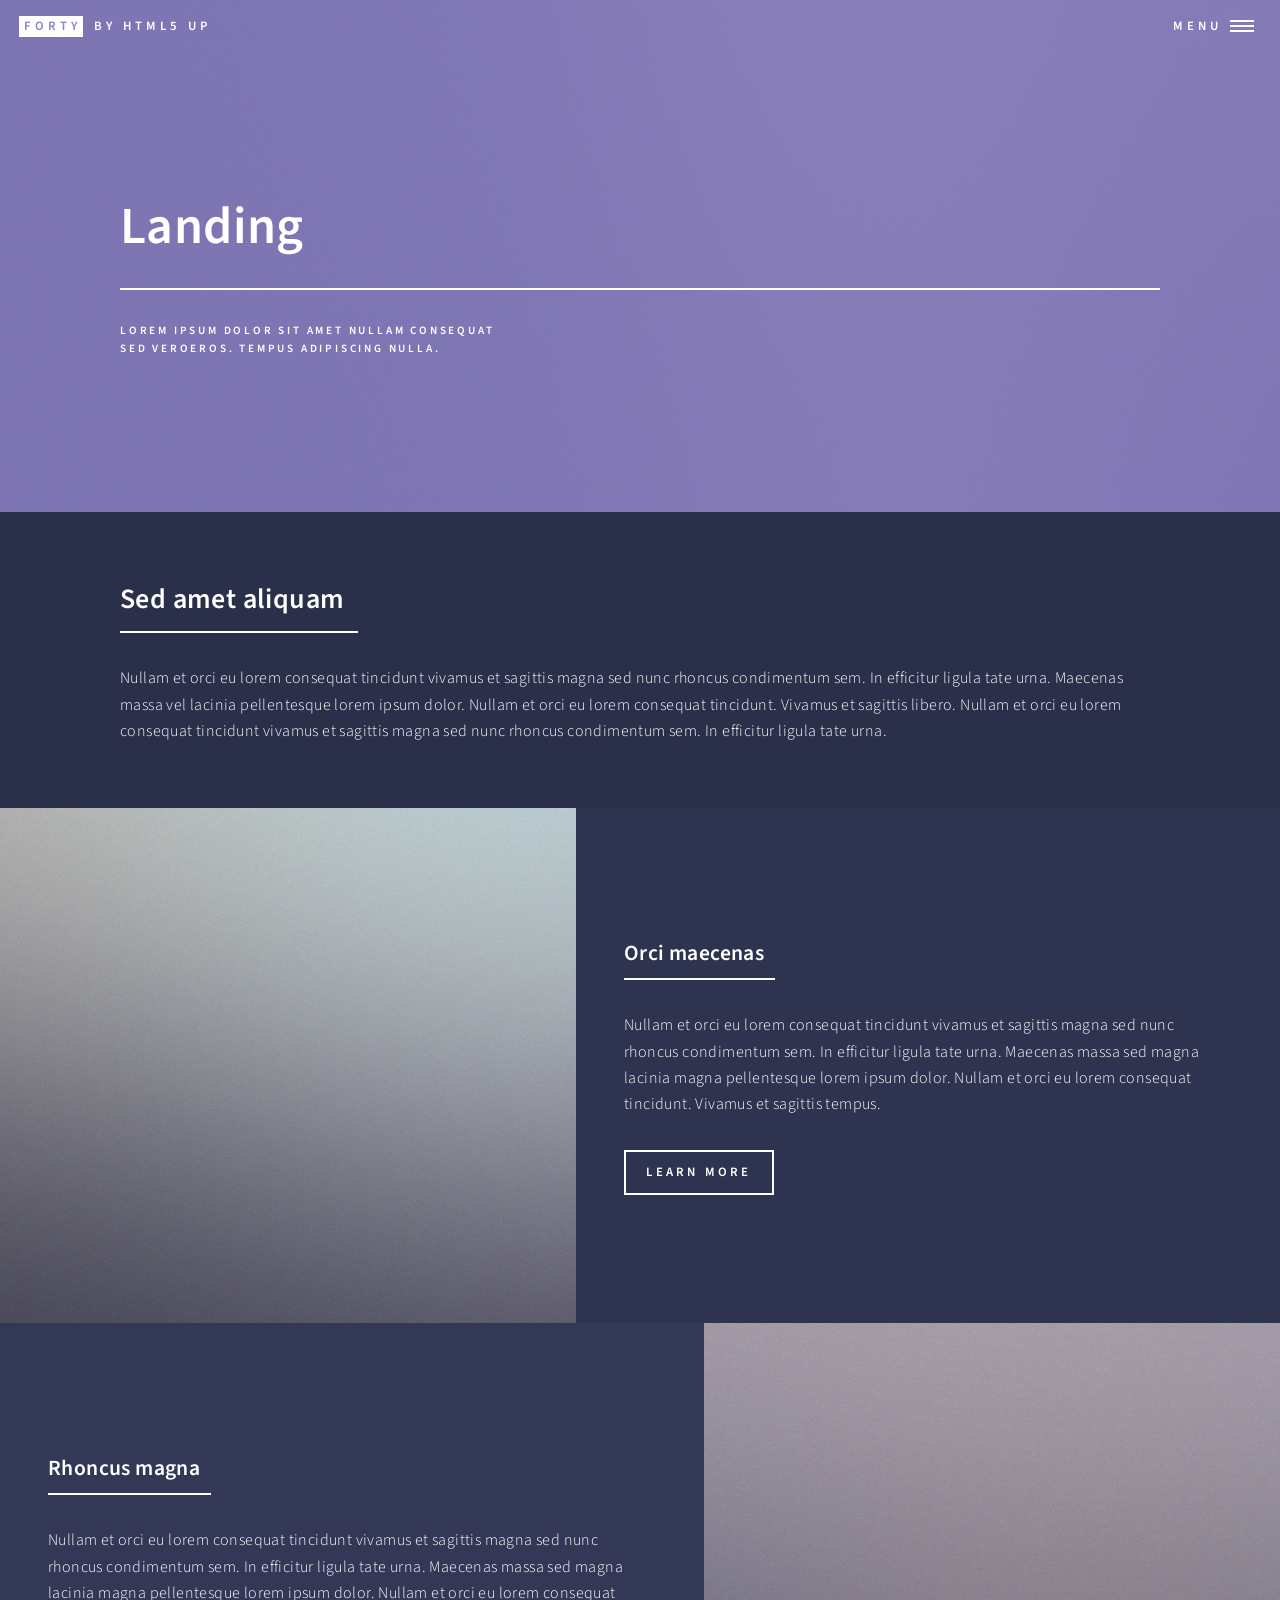
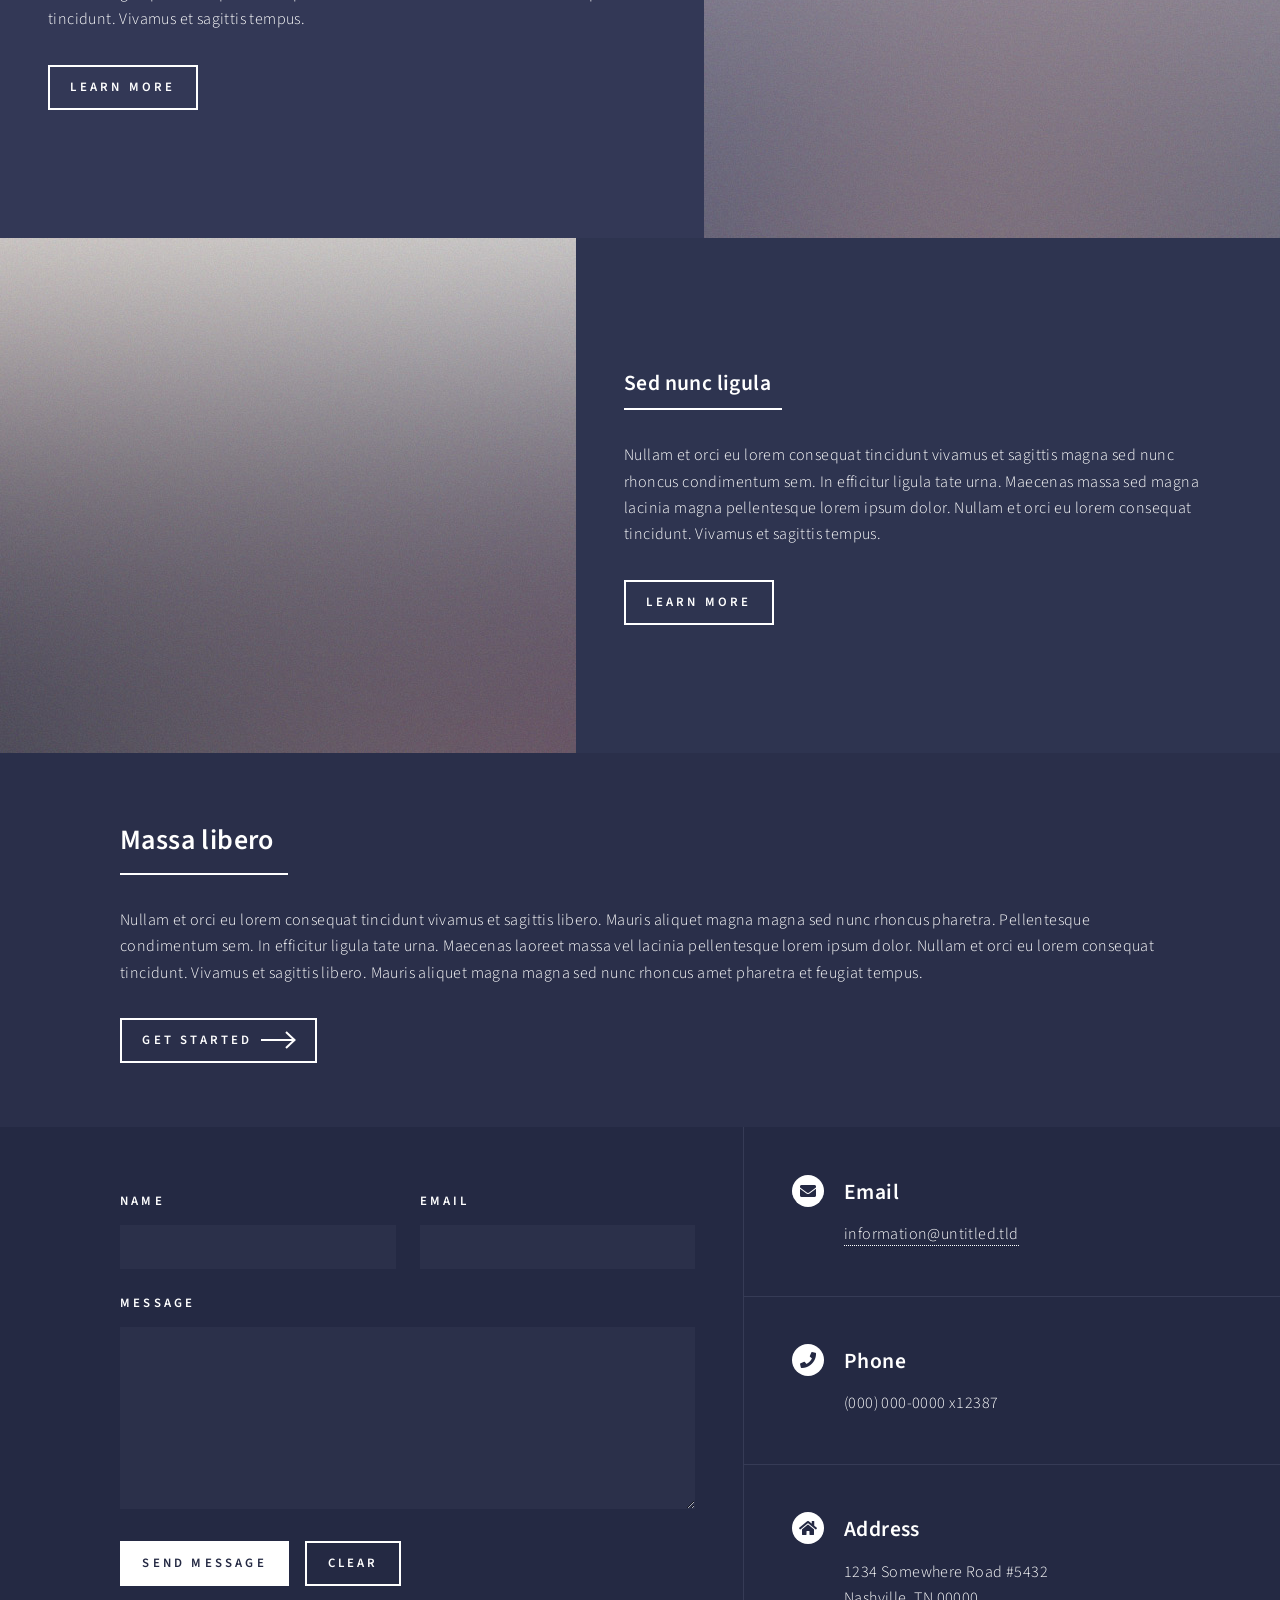
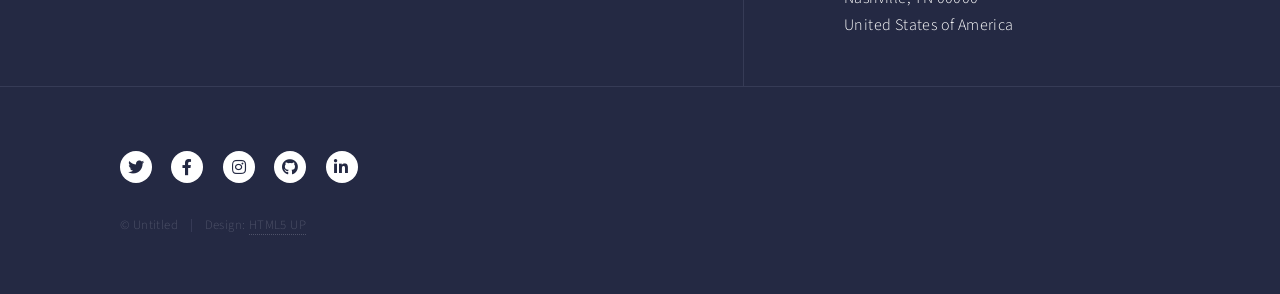
<file: landing.html>
<!DOCTYPE HTML>
<!--
	Forty by HTML5 UP
	html5up.net | @ajlkn
	Free for personal and commercial use under the CCA 3.0 license (html5up.net/license)
-->
<html>
	<head>
		<title>Landing - Forty by HTML5 UP</title>
		<meta charset="utf-8" />
		<meta name="viewport" content="width=device-width, initial-scale=1, user-scalable=no" />
		<link rel="stylesheet" href="assets/css/main.css" />
		<noscript><link rel="stylesheet" href="assets/css/noscript.css" /></noscript>
	</head>
	<body class="is-preload">

		<!-- Wrapper -->
			<div id="wrapper">

				<!-- Header -->
				<!-- Note: The "styleN" class below should match that of the banner element. -->
					<header id="header" class="alt style2">
						<a href="index.html" class="logo"><strong>Forty</strong> <span>by HTML5 UP</span></a>
						<nav>
							<a href="#menu">Menu</a>
						</nav>
					</header>

				<!-- Menu -->
					<nav id="menu">
						<ul class="links">
							<li><a href="index.html">Home</a></li>
							<li><a href="landing.html">Landing</a></li>
							<li><a href="generic.html">Generic</a></li>
							<li><a href="elements.html">Elements</a></li>
						</ul>
						<ul class="actions stacked">
							<li><a href="#" class="button primary fit">Get Started</a></li>
							<li><a href="#" class="button fit">Log In</a></li>
						</ul>
					</nav>

				<!-- Banner -->
				<!-- Note: The "styleN" class below should match that of the header element. -->
					<section id="banner" class="style2">
						<div class="inner">
							<span class="image">
								<img src="images/pic07.jpg" alt="" />
							</span>
							<header class="major">
								<h1>Landing</h1>
							</header>
							<div class="content">
								<p>Lorem ipsum dolor sit amet nullam consequat<br />
								sed veroeros. tempus adipiscing nulla.</p>
							</div>
						</div>
					</section>

				<!-- Main -->
					<div id="main">

						<!-- One -->
							<section id="one">
								<div class="inner">
									<header class="major">
										<h2>Sed amet aliquam</h2>
									</header>
									<p>Nullam et orci eu lorem consequat tincidunt vivamus et sagittis magna sed nunc rhoncus condimentum sem. In efficitur ligula tate urna. Maecenas massa vel lacinia pellentesque lorem ipsum dolor. Nullam et orci eu lorem consequat tincidunt. Vivamus et sagittis libero. Nullam et orci eu lorem consequat tincidunt vivamus et sagittis magna sed nunc rhoncus condimentum sem. In efficitur ligula tate urna.</p>
								</div>
							</section>

						<!-- Two -->
							<section id="two" class="spotlights">
								<section>
									<a href="generic.html" class="image">
										<img src="images/pic08.jpg" alt="" data-position="center center" />
									</a>
									<div class="content">
										<div class="inner">
											<header class="major">
												<h3>Orci maecenas</h3>
											</header>
											<p>Nullam et orci eu lorem consequat tincidunt vivamus et sagittis magna sed nunc rhoncus condimentum sem. In efficitur ligula tate urna. Maecenas massa sed magna lacinia magna pellentesque lorem ipsum dolor. Nullam et orci eu lorem consequat tincidunt. Vivamus et sagittis tempus.</p>
											<ul class="actions">
												<li><a href="generic.html" class="button">Learn more</a></li>
											</ul>
										</div>
									</div>
								</section>
								<section>
									<a href="generic.html" class="image">
										<img src="images/pic09.jpg" alt="" data-position="top center" />
									</a>
									<div class="content">
										<div class="inner">
											<header class="major">
												<h3>Rhoncus magna</h3>
											</header>
											<p>Nullam et orci eu lorem consequat tincidunt vivamus et sagittis magna sed nunc rhoncus condimentum sem. In efficitur ligula tate urna. Maecenas massa sed magna lacinia magna pellentesque lorem ipsum dolor. Nullam et orci eu lorem consequat tincidunt. Vivamus et sagittis tempus.</p>
											<ul class="actions">
												<li><a href="generic.html" class="button">Learn more</a></li>
											</ul>
										</div>
									</div>
								</section>
								<section>
									<a href="generic.html" class="image">
										<img src="images/pic10.jpg" alt="" data-position="25% 25%" />
									</a>
									<div class="content">
										<div class="inner">
											<header class="major">
												<h3>Sed nunc ligula</h3>
											</header>
											<p>Nullam et orci eu lorem consequat tincidunt vivamus et sagittis magna sed nunc rhoncus condimentum sem. In efficitur ligula tate urna. Maecenas massa sed magna lacinia magna pellentesque lorem ipsum dolor. Nullam et orci eu lorem consequat tincidunt. Vivamus et sagittis tempus.</p>
											<ul class="actions">
												<li><a href="generic.html" class="button">Learn more</a></li>
											</ul>
										</div>
									</div>
								</section>
							</section>

						<!-- Three -->
							<section id="three">
								<div class="inner">
									<header class="major">
										<h2>Massa libero</h2>
									</header>
									<p>Nullam et orci eu lorem consequat tincidunt vivamus et sagittis libero. Mauris aliquet magna magna sed nunc rhoncus pharetra. Pellentesque condimentum sem. In efficitur ligula tate urna. Maecenas laoreet massa vel lacinia pellentesque lorem ipsum dolor. Nullam et orci eu lorem consequat tincidunt. Vivamus et sagittis libero. Mauris aliquet magna magna sed nunc rhoncus amet pharetra et feugiat tempus.</p>
									<ul class="actions">
										<li><a href="generic.html" class="button next">Get Started</a></li>
									</ul>
								</div>
							</section>

					</div>

				<!-- Contact -->
					<section id="contact">
						<div class="inner">
							<section>
								<form method="post" action="#">
									<div class="fields">
										<div class="field half">
											<label for="name">Name</label>
											<input type="text" name="name" id="name" />
										</div>
										<div class="field half">
											<label for="email">Email</label>
											<input type="text" name="email" id="email" />
										</div>
										<div class="field">
											<label for="message">Message</label>
											<textarea name="message" id="message" rows="6"></textarea>
										</div>
									</div>
									<ul class="actions">
										<li><input type="submit" value="Send Message" class="primary" /></li>
										<li><input type="reset" value="Clear" /></li>
									</ul>
								</form>
							</section>
							<section class="split">
								<section>
									<div class="contact-method">
										<span class="icon solid alt fa-envelope"></span>
										<h3>Email</h3>
										<a href="#">information@untitled.tld</a>
									</div>
								</section>
								<section>
									<div class="contact-method">
										<span class="icon solid alt fa-phone"></span>
										<h3>Phone</h3>
										<span>(000) 000-0000 x12387</span>
									</div>
								</section>
								<section>
									<div class="contact-method">
										<span class="icon solid alt fa-home"></span>
										<h3>Address</h3>
										<span>1234 Somewhere Road #5432<br />
										Nashville, TN 00000<br />
										United States of America</span>
									</div>
								</section>
							</section>
						</div>
					</section>

				<!-- Footer -->
					<footer id="footer">
						<div class="inner">
							<ul class="icons">
								<li><a href="#" class="icon brands alt fa-twitter"><span class="label">Twitter</span></a></li>
								<li><a href="#" class="icon brands alt fa-facebook-f"><span class="label">Facebook</span></a></li>
								<li><a href="#" class="icon brands alt fa-instagram"><span class="label">Instagram</span></a></li>
								<li><a href="#" class="icon brands alt fa-github"><span class="label">GitHub</span></a></li>
								<li><a href="#" class="icon brands alt fa-linkedin-in"><span class="label">LinkedIn</span></a></li>
							</ul>
							<ul class="copyright">
								<li>&copy; Untitled</li><li>Design: <a href="https://html5up.net">HTML5 UP</a></li>
							</ul>
						</div>
					</footer>

			</div>

		<!-- Scripts -->
			<script src="assets/js/jquery.min.js"></script>
			<script src="assets/js/jquery.scrolly.min.js"></script>
			<script src="assets/js/jquery.scrollex.min.js"></script>
			<script src="assets/js/browser.min.js"></script>
			<script src="assets/js/breakpoints.min.js"></script>
			<script src="assets/js/util.js"></script>
			<script src="assets/js/main.js"></script>

	</body>
</html>
</file>
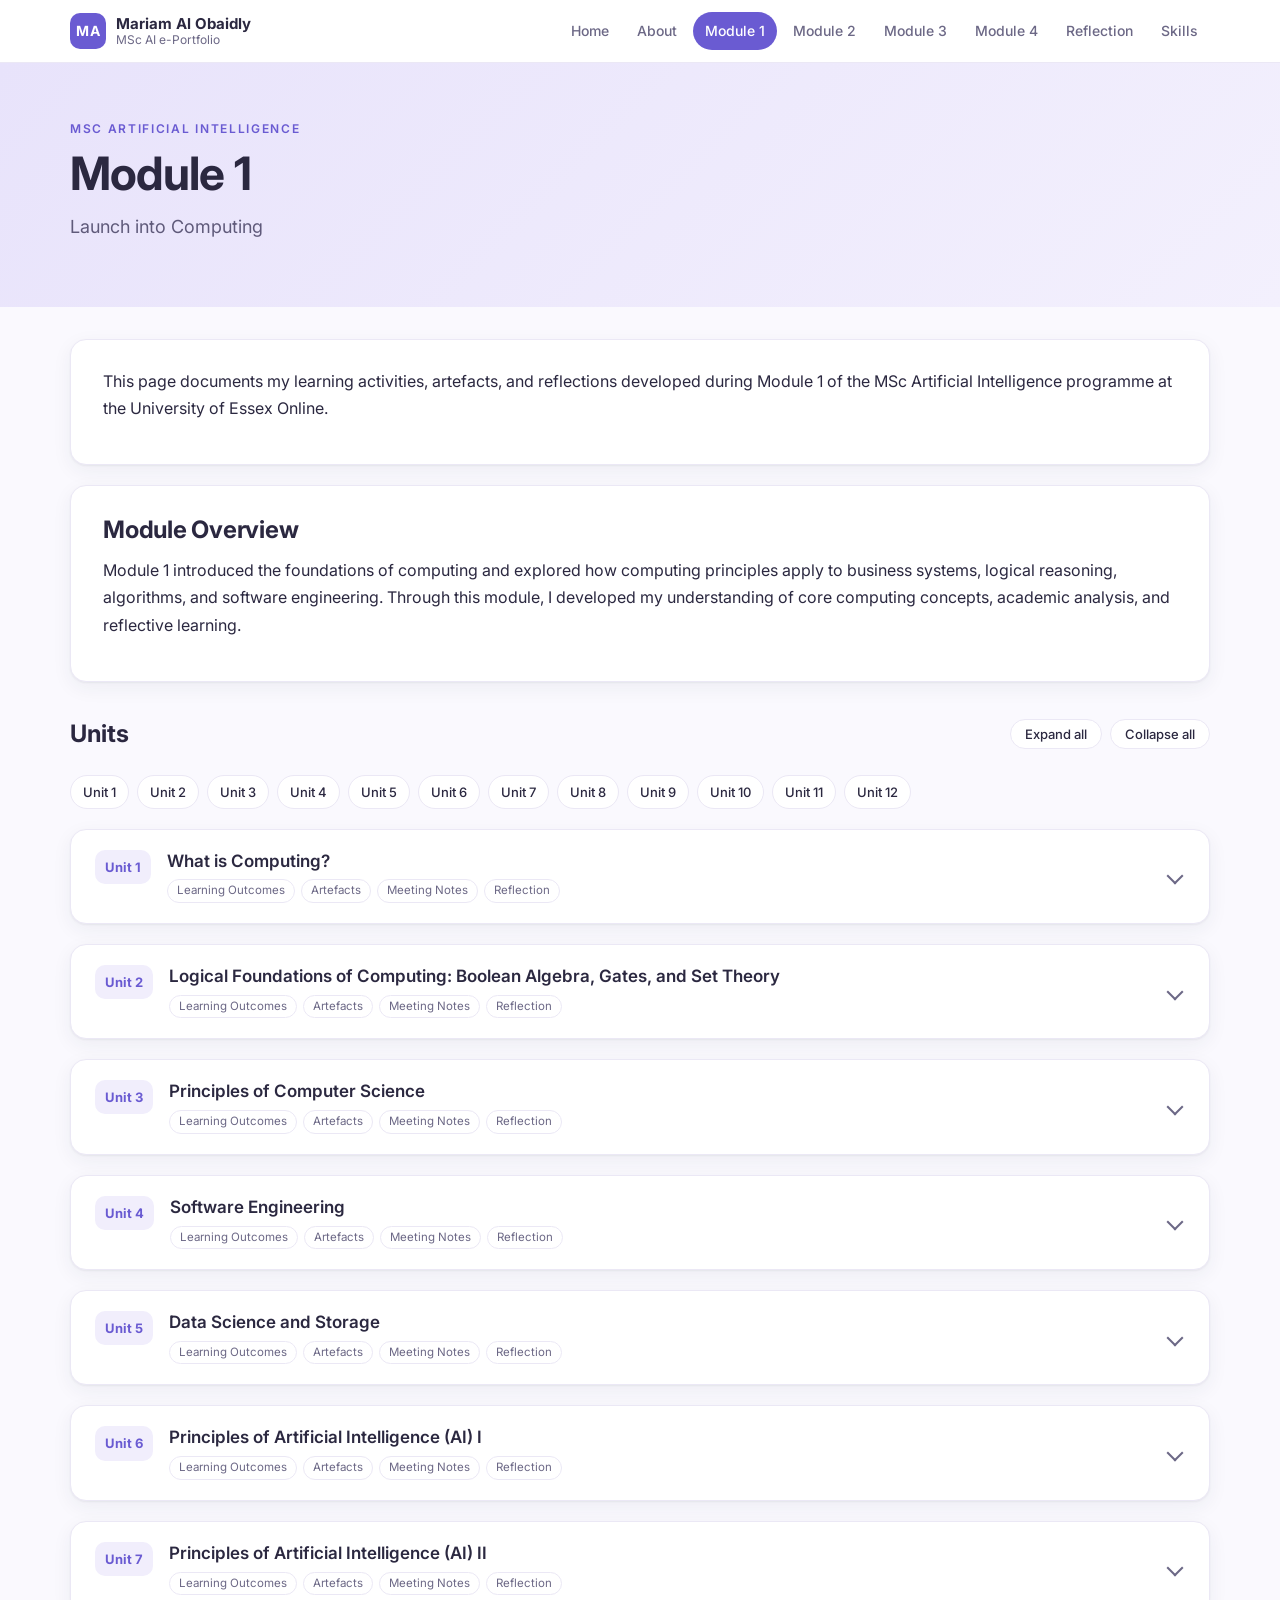
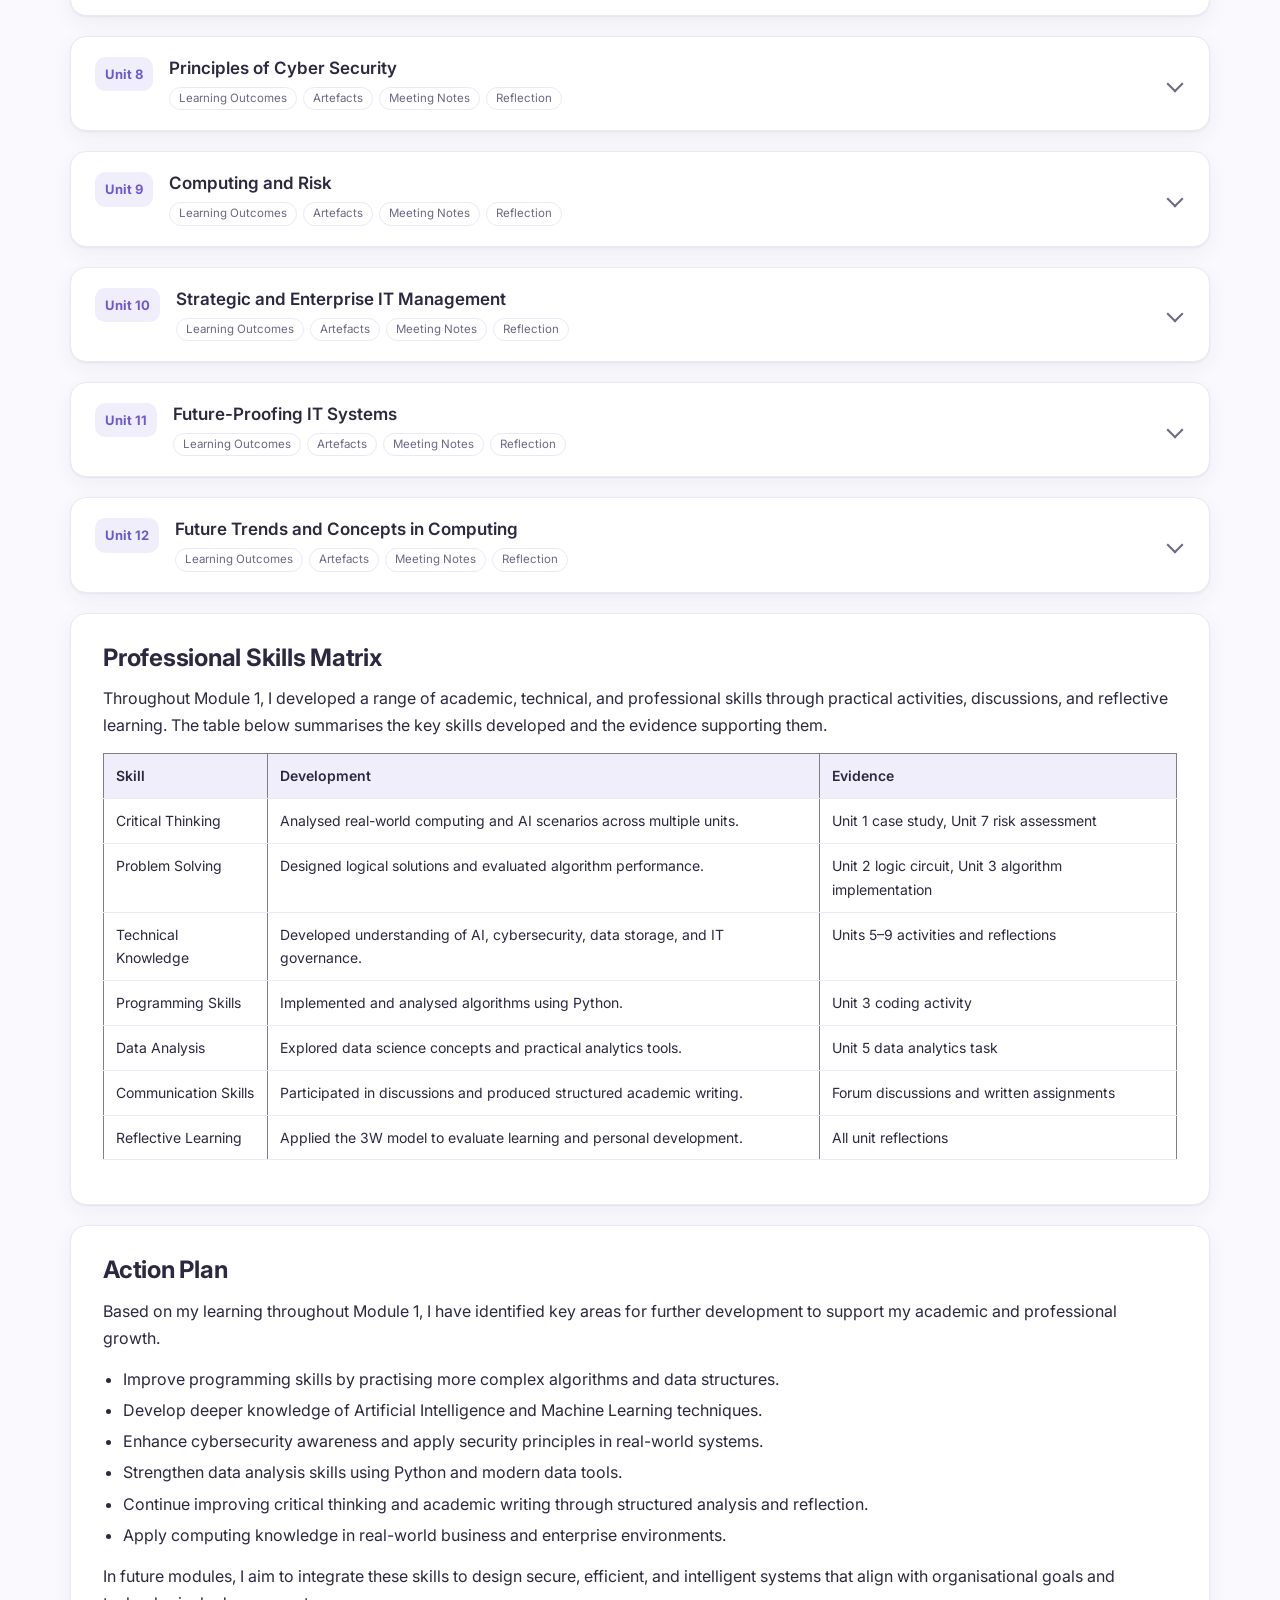
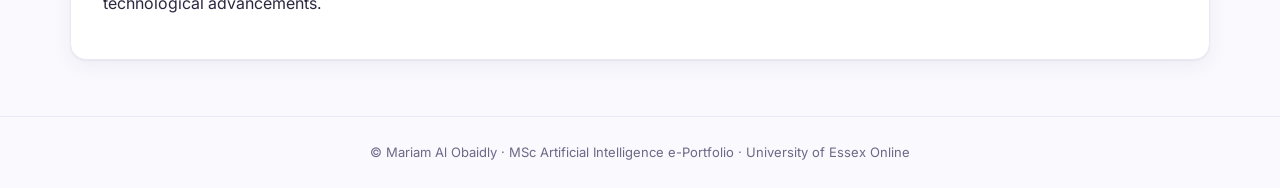
<file: module1.html>
<!DOCTYPE html>
<html lang="en">
<head>
  <meta charset="utf-8" />
  <meta name="viewport" content="width=device-width, initial-scale=1" />
  <title>Module 1 – Launch into Computing | Mariam Al Obaidly</title>
  <link rel="preconnect" href="https://fonts.googleapis.com" />
  <link rel="preconnect" href="https://fonts.gstatic.com" crossorigin />
  <link href="https://fonts.googleapis.com/css2?family=Inter:wght@400;500;600;700&display=swap" rel="stylesheet" />
  <link rel="stylesheet" href="assets/css/modern.css" />
</head>
<body>
  <header class="topbar">
    <div class="topbar-inner">
      <a class="brand" href="index.html"><span class="brand-mark">MA</span><span class="brand-text"><strong>Mariam Al Obaidly</strong><small>MSc AI e-Portfolio</small></span></a>
      <button class="nav-toggle" aria-label="Open menu" aria-expanded="false">&#9776;</button>
      <nav class="nav">
          <a href="index.html">Home</a>
          <a href="about.html">About</a>
          <a href="module1.html" class="active" aria-current="page">Module 1</a>
          <a href="module2.html">Module 2</a>
          <a href="module3.html">Module 3</a>
          <a href="module4.html">Module 4</a>
          <a href="reflection.html">Reflection</a>
          <a href="skills.html">Skills</a>
      </nav>
    </div>
  </header>
  <section class="hero">
    <div class="wrap">
      <p class="eyebrow">MSc Artificial Intelligence</p>
      <h1>Module 1</h1>
      <p class="hero-sub">Launch into Computing</p>
    </div>
  </section>
  <main class="wrap page">
    <div class="card prose"><p>
                    This page documents my learning activities, artefacts, and reflections developed during Module 1 of the MSc Artificial Intelligence programme at the University of Essex Online.
                </p></div>
    <section class="card prose overview"><h2>Module Overview</h2>
<p>
                    Module 1 introduced the foundations of computing and explored how computing principles apply to business systems, logical reasoning, algorithms, and software engineering. Through this module, I developed my understanding of core computing concepts, academic analysis, and reflective learning.
                </p>
    </section>
    <div class="units-head">
      <h2>Units</h2>
      <div class="units-tools"><button class="btn-ghost" data-expand="all">Expand all</button><button class="btn-ghost" data-expand="none">Collapse all</button></div>
    </div>
    <nav class="chips">
        <a class="chip" href="#unit-1-what-is-computing">Unit 1</a>
        <a class="chip" href="#unit-2-logical-foundations-of-computing-boolean-algebra-gate">Unit 2</a>
        <a class="chip" href="#unit-3-principles-of-computer-science">Unit 3</a>
        <a class="chip" href="#unit-4-software-engineering">Unit 4</a>
        <a class="chip" href="#unit-5-data-science-and-storage">Unit 5</a>
        <a class="chip" href="#unit-6-principles-of-artificial-intelligence-ai-i">Unit 6</a>
        <a class="chip" href="#unit-7-principles-of-artificial-intelligence-ai-ii">Unit 7</a>
        <a class="chip" href="#unit-8-principles-of-cyber-security">Unit 8</a>
        <a class="chip" href="#unit-9-computing-and-risk">Unit 9</a>
        <a class="chip" href="#unit-10-strategic-and-enterprise-it-management">Unit 10</a>
        <a class="chip" href="#unit-11-future-proofing-it-systems">Unit 11</a>
        <a class="chip" href="#unit-12-future-trends-and-concepts-in-computing">Unit 12</a>
    </nav>
    <details class="unit card" id="unit-1-what-is-computing">
      <summary><span class="badge">Unit 1</span><span class="unit-title">What is Computing?</span><span class="unit-tags"><span class="tag">Learning Outcomes</span><span class="tag">Artefacts</span><span class="tag">Meeting Notes</span><span class="tag">Reflection</span></span><span class="chev" aria-hidden="true"></span></summary>
      <div class="unit-body prose">
<h3>Learning Outcomes</h3>
<ul>
<li>Identify and critically analyse computing challenges and processes in business systems.</li>
<li>Gather and synthesise information from multiple sources to understand computing concepts.</li>
<li>Articulate the legal, social, ethical, and professional considerations in computing.</li>
</ul>
<h3>Artefacts</h3>
<p><strong>Forum Discussion: AI-Powered Automation in Modern Business</strong></p>
<p>
                    This discussion explored how AI-powered automation improves operational efficiency, supports decision-making, and raises ethical concerns in modern business environments.
                </p>
<p>
                    Evidence:
                    <a href="unit1-forum-discussion-ai-business.pdf">View Discussion Post</a>
</p>
<h3>Meeting Notes</h3>
<p>
                    Feedback and engagement for this unit took place through the online learning forum and discussion-based interaction.
                </p>
<h3>Reflection</h3>
<p>
                    This unit helped me understand the broader meaning of computing beyond programming alone. I explored how computing supports business transformation and how ethical, professional, and social considerations influence the use of digital technologies in practice.
                </p>
      </div>
    </details>
    <details class="unit card" id="unit-2-logical-foundations-of-computing-boolean-algebra-gate">
      <summary><span class="badge">Unit 2</span><span class="unit-title">Logical Foundations of Computing: Boolean Algebra, Gates, and Set Theory</span><span class="unit-tags"><span class="tag">Learning Outcomes</span><span class="tag">Artefacts</span><span class="tag">Meeting Notes</span><span class="tag">Reflection</span></span><span class="chev" aria-hidden="true"></span></summary>
      <div class="unit-body prose">
<h3>Learning Outcomes</h3>
<ul>
<li>Identify and critically analyse the role of Boolean logic and set theory in solving computing challenges.</li>
<li>Gather and synthesise information on logic and mathematical applications in enterprise systems.</li>
<li>Evaluate tools and techniques such as logic gates and truth tables to solve computational challenges.</li>
</ul>
<h3>Artefacts</h3>
<p><strong>Boolean Logic Applications and Logic Circuit Design</strong></p>
<p>
                    This activity examined the practical importance of Boolean logic in software and hardware systems. It included a discussion of Boolean logic in search engines and CPU design, as well as a smart room lighting control circuit using the Boolean expression Y = (A · B) + C.
                </p>
<p>
                    Evidence:
                    <a href="unit2-boolean-logic-activity.pdf">View Assignment</a>
</p>
<h3>Meeting Notes</h3>
<p>
                    This unit was completed through guided online learning and discussion-based activities. Feedback was mainly reflected through forum participation and self-review.
                </p>
<h3>Reflection</h3>
<p>
                    This unit strengthened my understanding of how Boolean logic forms the basis of decision-making in computing systems. I learned how logical operators support both software-level processes, such as search engines, and hardware-level systems, such as digital circuits and processors.
                </p>
      </div>
    </details>
    <details class="unit card" id="unit-3-principles-of-computer-science">
      <summary><span class="badge">Unit 3</span><span class="unit-title">Principles of Computer Science</span><span class="unit-tags"><span class="tag">Learning Outcomes</span><span class="tag">Artefacts</span><span class="tag">Meeting Notes</span><span class="tag">Reflection</span></span><span class="chev" aria-hidden="true"></span></summary>
      <div class="unit-body prose">
<h3>Learning Outcomes</h3>
<ul>
<li>Identify and analyse key principles of algorithms and data structures.</li>
<li>Gather and synthesise information to apply computational principles to business challenges.</li>
<li>Evaluate the efficiency and suitability of algorithms and data structures for specific computing problems.</li>
</ul>
<h3>Artefacts</h3>
<p><strong>Algorithm Analysis and Implementation</strong></p>
<p>
                    This activity involved implementing sorting algorithms in Python, analysing their time complexity using Big-O notation, and comparing performance across different input sizes.
                </p>
<p><strong>Evidence:</strong></p>
<ul>
<li><a href="Algorithm Analysis-and-Implementation.pdf">View Report</a></li>
<li><a href="https://github.com/malobaidli26/algorithm-analysis-activity/blob/main/bubble_sort.py">View Source Code</a></li>
<li><a href="https://github.com/malobaidli26/algorithm-analysis-activity/blob/main/sorting_performance%20(2).png">View Performance Graph</a></li>
</ul>
<h3>Meeting Notes</h3>
<p>
                    This unit focused on independent analysis and practical implementation. Progress was evidenced through coding, benchmarking, and written evaluation.
                </p>
<h3>Reflection</h3>
<p>
                    This unit improved my computational thinking and helped me understand how algorithm design affects performance. Comparing sorting methods made the concept of Big-O notation more meaningful and showed how efficiency becomes increasingly important for larger datasets.
                </p>
      </div>
    </details>
    <details class="unit card" id="unit-4-software-engineering">
      <summary><span class="badge">Unit 4</span><span class="unit-title">Software Engineering</span><span class="unit-tags"><span class="tag">Learning Outcomes</span><span class="tag">Artefacts</span><span class="tag">Meeting Notes</span><span class="tag">Reflection</span></span><span class="chev" aria-hidden="true"></span></summary>
      <div class="unit-body prose">
<h3>Learning Outcomes</h3>
<ul>
<li>Identify and analyse challenges in software design and development.</li>
<li>Gather and synthesise information to apply software engineering principles systematically.</li>
<li>Evaluate software development methodologies and their suitability for different projects.</li>
</ul>
<h3>Artefacts</h3>
<p><strong>Comparative Analysis of Software Development Methodologies</strong></p>
<p>
This activity analysed different software development methodologies, particularly the Waterfall and Agile approaches. 
The analysis explored their structures, advantages, limitations, and suitability for different project environments.
</p>
<p>
Evidence:
<a href="unit4-software-engineering-analysis.pdf">View Assignment</a>
</p>
<h3>Meeting Notes</h3>
<p>
This activity involved independent analysis supported by module readings and seminar discussions. 
Feedback was incorporated through reflection on software development practices and their real-world applications.
</p>
<h3>Reflection</h3>
<p>
This unit helped me understand the practical importance of software development methodologies in managing complex projects. 
Comparing Agile and Waterfall approaches highlighted how development strategies influence project flexibility, risk management, and collaboration. 
This knowledge is particularly relevant when designing and managing AI-driven systems that require continuous improvement and adaptation.
</p>
      </div>
    </details>
    <details class="unit card" id="unit-5-data-science-and-storage">
      <summary><span class="badge">Unit 5</span><span class="unit-title">Data Science and Storage</span><span class="unit-tags"><span class="tag">Learning Outcomes</span><span class="tag">Artefacts</span><span class="tag">Meeting Notes</span><span class="tag">Reflection</span></span><span class="chev" aria-hidden="true"></span></summary>
      <div class="unit-body prose">
<h3>Learning Outcomes</h3>
<ul>
<li>Identify challenges and processes in storing and analysing data within business systems.</li>
<li>Gather and synthesise information from multiple sources to apply data storage and analysis techniques.</li>
<li>Critically evaluate data storage models and data science tools for enterprise needs.</li>
<li>Articulate the ethical and legal considerations in data management.</li>
</ul>
<h3>Artefacts</h3>
<p><strong>Case Study: Data Science and Storage in Enterprise Systems</strong></p>
<p>
This case study explored the role of data science and storage technologies in supporting business decision-making. 
It examined structured and unstructured data, relational and non-relational databases, and the use of modern storage models in enterprise environments.
</p>
<p>
Evidence:
<a href="unit5-data-science-case-study.pdf">View Case Study</a>
</p>
<p><strong>Data Analytics with Python and Data Storage Reflection</strong></p>
<p>
This activity involved using Python for data analysis and reflecting on the importance of effective data storage, data quality, and ethical data management.
</p>
<p>
Evidence:
<a href="unit5-data-analytics-python-reflection.pdf">View Reflection</a>
</p>
<h3>Meeting Notes</h3>
<p>
This unit was completed through independent study, lecturecast review, and practical learning activities. 
The key focus was understanding how data is collected, stored, analysed, and protected in modern business systems.
</p>
<h3>Reflection</h3>
<p>
This unit helped me understand the importance of data science and storage in computing and artificial intelligence. 
I learned how data must be organised, stored, and analysed effectively to support business insights and decision-making. 
The unit also strengthened my awareness of ethical and legal issues such as privacy, data security, and responsible data handling.
</p>
      </div>
    </details>
    <details class="unit card" id="unit-6-principles-of-artificial-intelligence-ai-i">
      <summary><span class="badge">Unit 6</span><span class="unit-title">Principles of Artificial Intelligence (AI) I</span><span class="unit-tags"><span class="tag">Learning Outcomes</span><span class="tag">Artefacts</span><span class="tag">Meeting Notes</span><span class="tag">Reflection</span></span><span class="chev" aria-hidden="true"></span></summary>
      <div class="unit-body prose">
<h3>Learning Outcomes</h3>
<ul>
<li>Identify and critically analyse the challenges and opportunities of integrating AI into business systems.</li>
<li>Evaluate AI methodologies and techniques to solve computing challenges in enterprise contexts.</li>
<li>Articulate the legal, social, and ethical implications of AI technologies.</li>
</ul>
<h3>Artefacts</h3>
<p><strong>AI Concepts and Ethical Considerations (Reading &amp; Analysis)</strong></p>
<p>
This activity focused on understanding the core principles of Artificial Intelligence, including the differences between AI, Machine Learning, and Deep Learning. 
It also explored how AI technologies are applied in real-world systems such as automation, predictive analytics, and natural language processing.
</p>
<p>
The unit also addressed ethical challenges such as bias in AI models, lack of transparency, and the importance of accountability in AI-driven systems.
</p>
<h3>Meeting Notes</h3>
<p>
This unit was completed through lecturecast and guided reading. Key concepts were reinforced through independent study and reflection on AI applications and ethical implications.
</p>
<h3>Reflection</h3>
<p>
This unit helped me understand the fundamental differences between AI, Machine Learning, and Deep Learning, and how these technologies are applied in real-world systems. 
I also developed a deeper awareness of ethical issues such as bias, transparency, and accountability, which are critical when designing and deploying AI systems. 
This knowledge is important for ensuring responsible and secure use of AI in business environments.
</p>
      </div>
    </details>
    <details class="unit card" id="unit-7-principles-of-artificial-intelligence-ai-ii">
      <summary><span class="badge">Unit 7</span><span class="unit-title">Principles of Artificial Intelligence (AI) II</span><span class="unit-tags"><span class="tag">Learning Outcomes</span><span class="tag">Artefacts</span><span class="tag">Meeting Notes</span><span class="tag">Reflection</span></span><span class="chev" aria-hidden="true"></span></summary>
      <div class="unit-body prose">
<h3>Learning Outcomes</h3>
<ul>
<li>Identify and critically analyse the challenges and opportunities of integrating AI into business systems.</li>
<li>Evaluate AI methodologies and techniques to solve computing challenges in enterprise contexts.</li>
<li>Articulate the legal, social, and ethical implications of AI technologies.</li>
</ul>
<h3>Artefacts</h3>
<p><strong>Security Risk Assessment Report</strong></p>
<p>
This activity involved analysing cybersecurity threats and vulnerabilities in modern enterprise systems, including phishing attacks, malware, and data breaches. 
The report also proposed mitigation strategies such as encryption techniques and multi-factor authentication to enhance system security.
</p>
<p>
Evidence:
<a href="unit7-security-risk-assessment.pdf">View Assignment</a>
</p>
<h3>Meeting Notes</h3>
<p>
This unit was completed through independent study and applied analysis. 
The activity focused on identifying real-world security risks and developing practical solutions to protect enterprise systems.
</p>
<h3>Reflection</h3>
<p>
This unit helped me understand the importance of integrating security considerations into AI and computing systems. 
Analysing threats such as phishing and data breaches improved my awareness of system vulnerabilities, while proposing mitigation strategies strengthened my problem-solving and risk assessment skills. 
This knowledge is essential for designing secure and reliable AI-driven systems in real-world environments.
</p>
      </div>
    </details>
    <details class="unit card" id="unit-8-principles-of-cyber-security">
      <summary><span class="badge">Unit 8</span><span class="unit-title">Principles of Cyber Security</span><span class="unit-tags"><span class="tag">Learning Outcomes</span><span class="tag">Artefacts</span><span class="tag">Meeting Notes</span><span class="tag">Reflection</span></span><span class="chev" aria-hidden="true"></span></summary>
      <div class="unit-body prose">
<h3>Learning Outcomes</h3>
<ul>
<li>Identify and analyse cybersecurity challenges in modern enterprise systems.</li>
<li>Evaluate tools, techniques, and methodologies for mitigating cybersecurity threats.</li>
<li>Articulate legal, ethical, and professional issues in cybersecurity.</li>
</ul>
<h3>Artefacts</h3>
<p><strong>Cybersecurity Threat Assessment and Mitigation Plan</strong></p>
<p>
This report analysed a hypothetical enterprise facing cybersecurity challenges such as phishing, ransomware, and cloud security vulnerabilities. 
It identified key threats and vulnerabilities and proposed mitigation strategies including firewalls, multi-factor authentication, encryption, and compliance with GDPR and ISO/IEC 27001.
</p>
<p>
Evidence:
<a href="unit8-cybersecurity-threat-assessment.pdf">View Assignment</a>
</p>
<h3>Meeting Notes</h3>
<p>
This unit was completed through lecturecast review, SCORM learning activities, guided reading, and independent threat analysis. 
The focus was on understanding cybersecurity risk management, disaster recovery, business continuity, and legal and ethical responsibilities.
</p>
<h3>Reflection</h3>
<p>
This unit strengthened my understanding of cybersecurity as a core part of enterprise computing. 
I learned how to identify threats, assess system vulnerabilities, and recommend practical mitigation strategies. 
It also improved my awareness of professional responsibilities, including protecting user privacy, applying security frameworks, and ensuring compliance with regulations such as GDPR and ISO/IEC 27001.
</p>
      </div>
    </details>
    <details class="unit card" id="unit-9-computing-and-risk">
      <summary><span class="badge">Unit 9</span><span class="unit-title">Computing and Risk</span><span class="unit-tags"><span class="tag">Learning Outcomes</span><span class="tag">Artefacts</span><span class="tag">Meeting Notes</span><span class="tag">Reflection</span></span><span class="chev" aria-hidden="true"></span></summary>
      <div class="unit-body prose">
<h3>Learning Outcomes</h3>
<ul>
<li>Critically analyse strategic IT governance challenges within complex enterprise systems.</li>
<li>Synthesize insights from governance frameworks to propose enterprise-level IT strategies.</li>
<li>Evaluate enterprise architecture models for aligning IT capabilities with long-term business objectives.</li>
</ul>
<h3>Artefacts</h3>
<p><strong>IT Governance Frameworks Analysis (TOGAF, COBIT, ITIL)</strong></p>
<p>
This activity explored the strategic role of IT governance frameworks such as TOGAF, COBIT, and ITIL in aligning IT systems with business objectives. 
It examined how organisations use these frameworks to manage digital transformation, improve decision-making, and ensure effective IT governance at an enterprise level.
</p>
<h3>Meeting Notes</h3>
<p>
This unit was completed through lecture-based learning, case study analysis, and independent research. 
The focus was on understanding how strategic IT frameworks are applied in real-world enterprise environments.
</p>
<h3>Reflection</h3>
<p>
This unit helped me understand the importance of aligning IT strategy with business goals. 
I learned how governance frameworks such as TOGAF, COBIT, and ITIL support decision-making, risk management, and long-term planning in organisations. 
This knowledge is valuable for understanding how large-scale systems are structured and managed in modern enterprises.
</p>
      </div>
    </details>
    <details class="unit card" id="unit-10-strategic-and-enterprise-it-management">
      <summary><span class="badge">Unit 10</span><span class="unit-title">Strategic and Enterprise IT Management</span><span class="unit-tags"><span class="tag">Learning Outcomes</span><span class="tag">Artefacts</span><span class="tag">Meeting Notes</span><span class="tag">Reflection</span></span><span class="chev" aria-hidden="true"></span></summary>
      <div class="unit-body prose">
<h3>Learning Outcomes</h3>
<ul>
<li>Analyse strategic and operational risks in enterprise IT environments.</li>
<li>Evaluate frameworks and operational tools for resilience and business continuity.</li>
<li>Discuss legal and ethical responsibilities in system design and IT operations.</li>
</ul>
<h3>Artefacts</h3>
<p><strong>Enterprise IT Risk and Continuity Analysis</strong></p>
<p>
This unit focused on how organisations operationalise IT strategies using frameworks such as COBIT, ITIL, and TOGAF. 
It explored risk management, disaster recovery, and business continuity planning, highlighting how organisations maintain resilience during disruptions.
</p>
<h3>Meeting Notes</h3>
<p>
This unit was completed through lecturecast review, case study analysis, and independent research. 
The focus was on understanding how governance frameworks are applied in real-world operational environments.
</p>
<h3>Reflection</h3>
<p>
This unit helped me understand how strategic IT frameworks are applied in practice, particularly in managing risks and ensuring business continuity. 
I learned how organisations integrate governance, security, and technology solutions to remain resilient and aligned with business goals.
</p>
      </div>
    </details>
    <details class="unit card" id="unit-11-future-proofing-it-systems">
      <summary><span class="badge">Unit 11</span><span class="unit-title">Future-Proofing IT Systems</span><span class="unit-tags"><span class="tag">Learning Outcomes</span><span class="tag">Artefacts</span><span class="tag">Meeting Notes</span><span class="tag">Reflection</span></span><span class="chev" aria-hidden="true"></span></summary>
      <div class="unit-body prose">
<h3>Learning Outcomes</h3>
<ul>
<li>Assess resilience strategies and systemic risks in computing environments.</li>
<li>Evaluate ethical and compliance frameworks for secure IT operations.</li>
<li>Understand professional responsibilities in enterprise risk management.</li>
</ul>
<h3>Artefacts</h3>
<p><strong>Ethical Governance and Risk Management Reflection</strong></p>
<p>
This unit explored how organisations ensure long-term resilience by integrating ethical governance, compliance frameworks, and risk management strategies. 
It examined regulations such as GDPR and ISO standards and their role in protecting data and maintaining trust.
</p>
<h3>Meeting Notes</h3>
<p>
This unit involved guided reading and reflection on ethical and regulatory aspects of computing. 
The focus was on understanding the broader responsibilities of computing professionals.
</p>
<h3>Reflection</h3>
<p>
This unit helped me understand that resilience in computing goes beyond technical systems. 
It includes ethical responsibility, regulatory compliance, and long-term risk awareness. 
I developed a deeper appreciation of the role of computing professionals in maintaining trust and accountability in digital systems.
</p>
      </div>
    </details>
    <details class="unit card" id="unit-12-future-trends-and-concepts-in-computing">
      <summary><span class="badge">Unit 12</span><span class="unit-title">Future Trends and Concepts in Computing</span><span class="unit-tags"><span class="tag">Learning Outcomes</span><span class="tag">Artefacts</span><span class="tag">Meeting Notes</span><span class="tag">Reflection</span></span><span class="chev" aria-hidden="true"></span></summary>
      <div class="unit-body prose">
<h3>Learning Outcomes</h3>
<ul>
<li>Analyse the impact of emerging technologies on enterprise systems.</li>
<li>Evaluate opportunities and challenges of future computing trends.</li>
<li>Understand ethical and societal implications of advanced technologies.</li>
</ul>
<h3>Artefacts</h3>
<p><strong>Future Technologies Analysis</strong></p>
<p>
This unit explored emerging technologies such as Artificial Intelligence, Blockchain, Quantum Computing, and Edge Computing. 
It analysed how these innovations are transforming industries and creating new challenges in scalability, security, and ethics.
</p>
<h3>Meeting Notes</h3>
<p>
This unit was completed through lecturecast review and independent analysis of future computing trends and their impact on enterprise IT.
</p>
<h3>Reflection</h3>
<p>
This unit allowed me to reflect on my overall learning journey and understand how computing is evolving. 
I gained insight into future technologies and their potential impact on business and society, as well as the importance of responsible and ethical implementation.
</p>
      </div>
    </details>
    <section class="card prose" id="professional-skills-matrix"><h2>Professional Skills Matrix</h2>
<p>
Throughout Module 1, I developed a range of academic, technical, and professional skills through practical activities, discussions, and reflective learning. The table below summarises the key skills developed and the evidence supporting them.
</p>
<table border="1" cellpadding="8">
<tr>
<th>Skill</th>
<th>Development</th>
<th>Evidence</th>
</tr>
<tr>
<td>Critical Thinking</td>
<td>Analysed real-world computing and AI scenarios across multiple units.</td>
<td>Unit 1 case study, Unit 7 risk assessment</td>
</tr>
<tr>
<td>Problem Solving</td>
<td>Designed logical solutions and evaluated algorithm performance.</td>
<td>Unit 2 logic circuit, Unit 3 algorithm implementation</td>
</tr>
<tr>
<td>Technical Knowledge</td>
<td>Developed understanding of AI, cybersecurity, data storage, and IT governance.</td>
<td>Units 5–9 activities and reflections</td>
</tr>
<tr>
<td>Programming Skills</td>
<td>Implemented and analysed algorithms using Python.</td>
<td>Unit 3 coding activity</td>
</tr>
<tr>
<td>Data Analysis</td>
<td>Explored data science concepts and practical analytics tools.</td>
<td>Unit 5 data analytics task</td>
</tr>
<tr>
<td>Communication Skills</td>
<td>Participated in discussions and produced structured academic writing.</td>
<td>Forum discussions and written assignments</td>
</tr>
<tr>
<td>Reflective Learning</td>
<td>Applied the 3W model to evaluate learning and personal development.</td>
<td>All unit reflections</td>
</tr>
</table>
    </section>
    <section class="card prose" id="action-plan"><h2>Action Plan</h2>
<p>
Based on my learning throughout Module 1, I have identified key areas for further development to support my academic and professional growth.
</p>
<ul>
<li>Improve programming skills by practising more complex algorithms and data structures.</li>
<li>Develop deeper knowledge of Artificial Intelligence and Machine Learning techniques.</li>
<li>Enhance cybersecurity awareness and apply security principles in real-world systems.</li>
<li>Strengthen data analysis skills using Python and modern data tools.</li>
<li>Continue improving critical thinking and academic writing through structured analysis and reflection.</li>
<li>Apply computing knowledge in real-world business and enterprise environments.</li>
</ul>
<p>
In future modules, I aim to integrate these skills to design secure, efficient, and intelligent systems that align with organisational goals and technological advancements.
</p>
    </section>
  </main>
  <footer class="footer">
    <div class="wrap">&copy; Mariam Al Obaidly &middot; MSc Artificial Intelligence e-Portfolio &middot; University of Essex Online</div>
  </footer>
  <script src="assets/js/modern.js"></script>
</body>
</html>
</file>
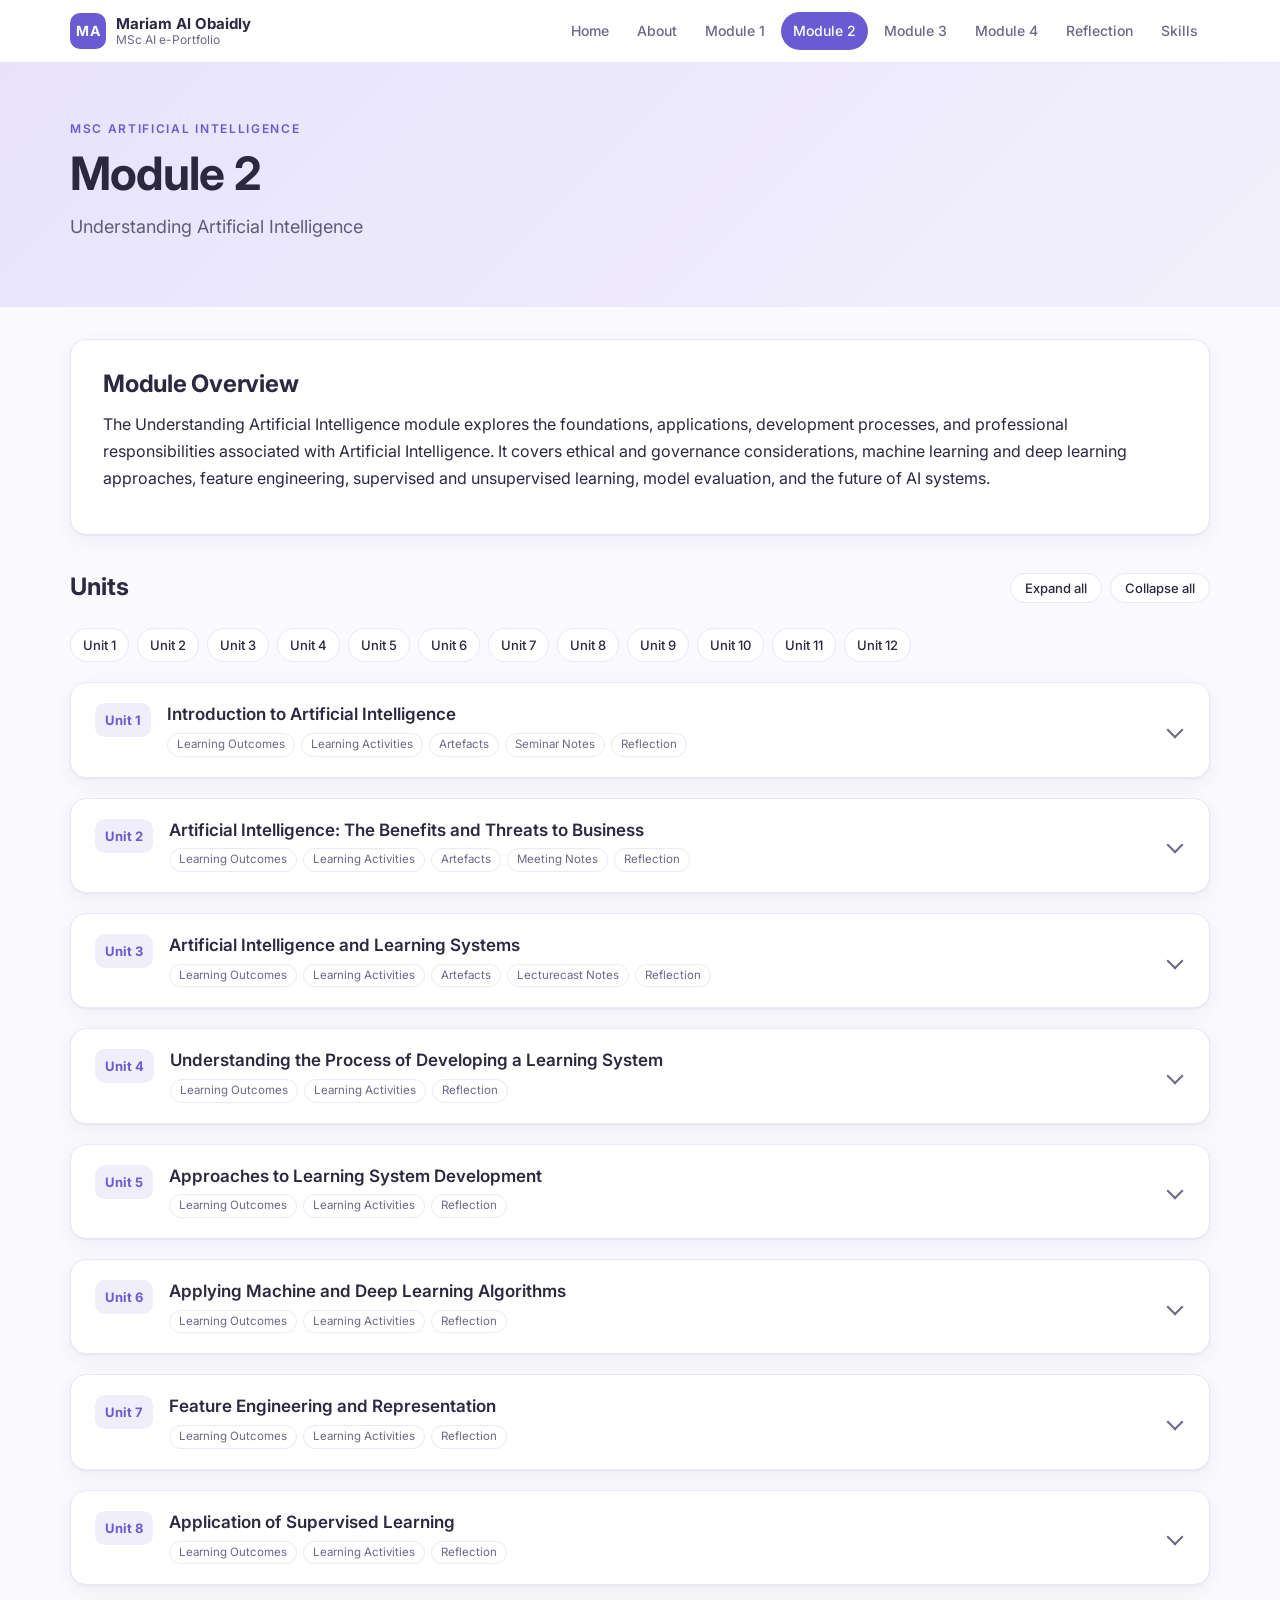
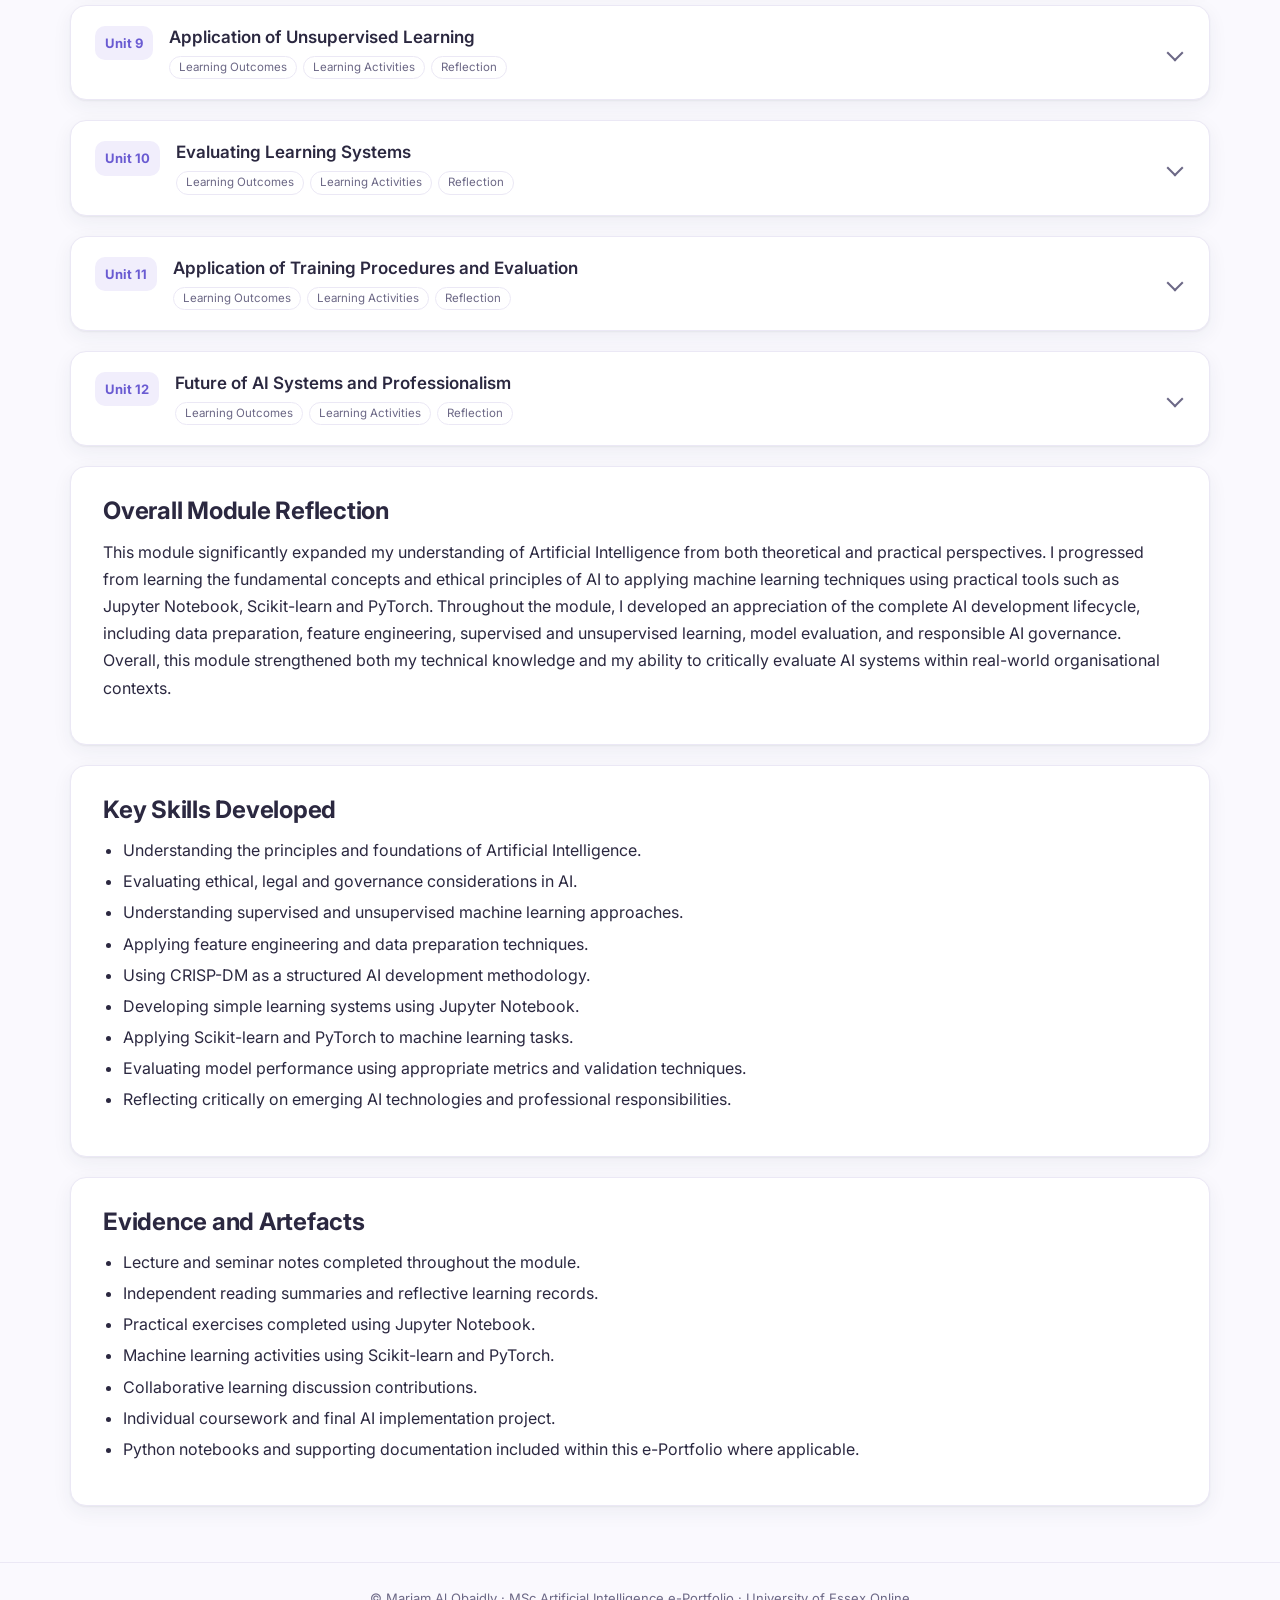
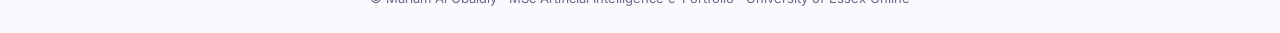
<file: module2.html>
<!DOCTYPE html>
<html lang="en">
<head>
  <meta charset="utf-8" />
  <meta name="viewport" content="width=device-width, initial-scale=1" />
  <title>Module 2 – Understanding Artificial Intelligence | Mariam Al Obaidly</title>
  <link rel="preconnect" href="https://fonts.googleapis.com" />
  <link rel="preconnect" href="https://fonts.gstatic.com" crossorigin />
  <link href="https://fonts.googleapis.com/css2?family=Inter:wght@400;500;600;700&display=swap" rel="stylesheet" />
  <link rel="stylesheet" href="assets/css/modern.css" />
</head>
<body>
  <header class="topbar">
    <div class="topbar-inner">
      <a class="brand" href="index.html"><span class="brand-mark">MA</span><span class="brand-text"><strong>Mariam Al Obaidly</strong><small>MSc AI e-Portfolio</small></span></a>
      <button class="nav-toggle" aria-label="Open menu" aria-expanded="false">&#9776;</button>
      <nav class="nav">
          <a href="index.html">Home</a>
          <a href="about.html">About</a>
          <a href="module1.html">Module 1</a>
          <a href="module2.html" class="active" aria-current="page">Module 2</a>
          <a href="module3.html">Module 3</a>
          <a href="module4.html">Module 4</a>
          <a href="reflection.html">Reflection</a>
          <a href="skills.html">Skills</a>
      </nav>
    </div>
  </header>
  <section class="hero">
    <div class="wrap">
      <p class="eyebrow">MSc Artificial Intelligence</p>
      <h1>Module 2</h1>
      <p class="hero-sub">Understanding Artificial Intelligence</p>
    </div>
  </section>
  <main class="wrap page">
    <section class="card prose overview"><h2>Module Overview</h2>
<p>
                    The Understanding Artificial Intelligence module explores the foundations,
                    applications, development processes, and professional responsibilities associated
                    with Artificial Intelligence. It covers ethical and governance considerations,
                    machine learning and deep learning approaches, feature engineering, supervised
                    and unsupervised learning, model evaluation, and the future of AI systems.
                </p>
    </section>
    <div class="units-head">
      <h2>Units</h2>
      <div class="units-tools"><button class="btn-ghost" data-expand="all">Expand all</button><button class="btn-ghost" data-expand="none">Collapse all</button></div>
    </div>
    <nav class="chips">
        <a class="chip" href="#unit-1-introduction-to-artificial-intelligence">Unit 1</a>
        <a class="chip" href="#unit-2-artificial-intelligence-the-benefits-and-threats-to-b">Unit 2</a>
        <a class="chip" href="#unit-3-artificial-intelligence-and-learning-systems">Unit 3</a>
        <a class="chip" href="#unit-4-understanding-the-process-of-developing-a-learning-sy">Unit 4</a>
        <a class="chip" href="#unit-5-approaches-to-learning-system-development">Unit 5</a>
        <a class="chip" href="#unit-6-applying-machine-and-deep-learning-algorithms">Unit 6</a>
        <a class="chip" href="#unit-7-feature-engineering-and-representation">Unit 7</a>
        <a class="chip" href="#unit-8-application-of-supervised-learning">Unit 8</a>
        <a class="chip" href="#unit-9-application-of-unsupervised-learning">Unit 9</a>
        <a class="chip" href="#unit-10-evaluating-learning-systems">Unit 10</a>
        <a class="chip" href="#unit-11-application-of-training-procedures-and-evaluation">Unit 11</a>
        <a class="chip" href="#unit-12-future-of-ai-systems-and-professionalism">Unit 12</a>
    </nav>
    <details class="unit card" id="unit-1-introduction-to-artificial-intelligence">
      <summary><span class="badge">Unit 1</span><span class="unit-title">Introduction to Artificial Intelligence</span><span class="unit-tags"><span class="tag">Learning Outcomes</span><span class="tag">Learning Activities</span><span class="tag">Artefacts</span><span class="tag">Seminar Notes</span><span class="tag">Reflection</span></span><span class="chev" aria-hidden="true"></span></summary>
      <div class="unit-body prose">
<h3>Learning Outcomes</h3>
<ul>
<li>Understand the concept of Artificial Intelligence and its origins.</li>
<li>Develop awareness of the application areas and capabilities of AI systems.</li>
<li>Understand the ethical and governance issues around AI.</li>
</ul>
<h3>Learning Activities</h3>
<ul>
<li>Reviewed the lecturecast introducing the origins, definitions, and evolution of Artificial Intelligence.</li>
<li>Studied the role of AI in society and modern organisations.</li>
<li>Explored ethical, safety, and governance issues related to AI systems.</li>
<li>Reviewed introductory coding and Linux preparation materials.</li>
<li>Prepared for the introductory seminar and module expectations.</li>
</ul>
<h3>Artefacts</h3>
<p>
<strong>Introductory AI Learning Notes</strong>
</p>
<p>
                    This activity introduced the foundations of Artificial Intelligence, including
                    its origins, key definitions, industrial applications, and ethical considerations.
                    It provided the background needed to understand AI as both a technical and
                    professional discipline.
                </p>
<h3>Seminar Notes</h3>
<p>
                    The introductory seminar explained the module structure, assessments, learning
                    expectations, and the role of practical engagement throughout the module. It also
                    provided an opportunity to clarify module requirements and understand how AI
                    concepts would be developed across the following units.
                </p>
<h3>Reflection</h3>
<p>
                    This unit helped me understand Artificial Intelligence as a broad field that
                    combines technical capability, ethical responsibility, and professional practice.
                    I learned that AI is not only about automation or intelligent systems, but also
                    about responsible design, governance, and awareness of societal impact. This unit
                    provided the foundation for the rest of the module.
                </p>
      </div>
    </details>
    <details class="unit card" id="unit-2-artificial-intelligence-the-benefits-and-threats-to-b">
      <summary><span class="badge">Unit 2</span><span class="unit-title">Artificial Intelligence: The Benefits and Threats to Business</span><span class="unit-tags"><span class="tag">Learning Outcomes</span><span class="tag">Learning Activities</span><span class="tag">Artefacts</span><span class="tag">Meeting Notes</span><span class="tag">Reflection</span></span><span class="chev" aria-hidden="true"></span></summary>
      <div class="unit-body prose">
<h3>Learning Outcomes</h3>
<ul>
<li>Develop awareness of ethical issues surrounding AI systems.</li>
<li>Evaluate the benefits and challenges of AI technologies in business environments.</li>
</ul>
<h3>Learning Activities</h3>
<ul>
<li>Reviewed how AI technologies support business operations and decision-making.</li>
<li>Analysed the advantages of AI such as automation, efficiency, and data-driven insights.</li>
<li>Explored challenges including ethical concerns, bias, and regulatory requirements.</li>
<li>Studied AI governance frameworks and ethical standards.</li>
</ul>
<h3>Artefacts</h3>
<p>
<strong>AI in Business: Benefits and Challenges Analysis</strong>
</p>
<p>
                    This activity examined how Artificial Intelligence is used in business environments,
                    focusing on both its benefits and associated risks. It analysed how organisations can
                    leverage AI technologies to improve efficiency while also addressing ethical and
                    regulatory challenges.
                </p>
<h3>Meeting Notes</h3>
<p>
                    This unit was completed through guided reading and independent analysis. The focus
                    was on understanding how AI systems are applied in business and how organisations
                    must balance innovation with ethical responsibility.
                </p>
<h3>Reflection</h3>
<p>
                    This unit helped me understand that while AI offers significant benefits to businesses,
                    it also introduces risks that must be carefully managed. I learned the importance of
                    ethical frameworks and regulatory standards in ensuring that AI systems are used
                    responsibly. This strengthened my ability to evaluate AI technologies not only from
                    a technical perspective but also from a business and ethical standpoint.
                </p>
      </div>
    </details>
    <details class="unit card" id="unit-3-artificial-intelligence-and-learning-systems">
      <summary><span class="badge">Unit 3</span><span class="unit-title">Artificial Intelligence and Learning Systems</span><span class="unit-tags"><span class="tag">Learning Outcomes</span><span class="tag">Learning Activities</span><span class="tag">Artefacts</span><span class="tag">Lecturecast Notes</span><span class="tag">Reflection</span></span><span class="chev" aria-hidden="true"></span></summary>
      <div class="unit-body prose">
<h3>Learning Outcomes</h3>
<ul>
<li>Understand the relationship between Artificial Intelligence and human intelligence.</li>
<li>Understand the learning paradigms used in AI systems.</li>
<li>Recognise the main components of intelligent learning systems.</li>
</ul>
<h3>Learning Activities</h3>
<ul>
<li>Studied different definitions of Artificial Intelligence.</li>
<li>Compared Artificial Intelligence with aspects of human intelligence.</li>
<li>Explored the components and types of AI systems.</li>
<li>Reviewed different learning paradigms used in intelligent systems.</li>
<li>Considered the characteristics of an effective AI system.</li>
</ul>
<h3>Artefacts</h3>
<p>
<strong>AI and Learning Systems Study Notes</strong>
</p>
<p>
                    These notes examined the relationship between Artificial Intelligence and human
                    intelligence, the components that make up an AI system, and the learning paradigms
                    used to enable systems to improve through data and experience.
                </p>
<h3>Lecturecast Notes</h3>
<p>
                    The lecturecast explained the key components of learning systems and demonstrated
                    how different AI approaches are designed to perform intelligent tasks. It also
                    considered the qualities that contribute to an effective and reliable AI system.
                </p>
<h3>Reflection</h3>
<p>
                    This unit strengthened my understanding of how AI systems emulate selected aspects
                    of human intelligence. I learned that an intelligent system depends on several
                    interconnected components, including data, learning algorithms, model training,
                    evaluation, and decision-making. This provided a strong theoretical foundation for
                    studying machine learning approaches in later units.
                </p>
      </div>
    </details>
    <details class="unit card" id="unit-4-understanding-the-process-of-developing-a-learning-sy">
      <summary><span class="badge">Unit 4</span><span class="unit-title">Understanding the Process of Developing a Learning System</span><span class="unit-tags"><span class="tag">Learning Outcomes</span><span class="tag">Learning Activities</span><span class="tag">Reflection</span></span><span class="chev" aria-hidden="true"></span></summary>
      <div class="unit-body prose">
<h3>Learning Outcomes</h3>
<ul>
<li>Understand the stages involved in developing AI systems.</li>
<li>Identify appropriate learning approaches for different problems.</li>
</ul>
<h3>Learning Activities</h3>
<ul>
<li>Studied the AI system development lifecycle.</li>
<li>Reviewed case studies demonstrating different learning approaches.</li>
<li>Compared supervised and unsupervised learning strategies.</li>
</ul>
<h3>Reflection</h3>
<p>
This unit introduced the structured process of developing AI systems. It highlighted that selecting the appropriate learning approach depends on the problem, available data, and expected outcomes.
</p>
      </div>
    </details>
    <details class="unit card" id="unit-5-approaches-to-learning-system-development">
      <summary><span class="badge">Unit 5</span><span class="unit-title">Approaches to Learning System Development</span><span class="unit-tags"><span class="tag">Learning Outcomes</span><span class="tag">Learning Activities</span><span class="tag">Reflection</span></span><span class="chev" aria-hidden="true"></span></summary>
      <div class="unit-body prose">
<h3>Learning Outcomes</h3>
<ul>
<li>Understand supervised and unsupervised learning.</li>
<li>Recognise common machine learning and deep learning algorithms.</li>
<li>Understand model training and evaluation.</li>
</ul>
<h3>Learning Activities</h3>
<ul>
<li>Studied supervised and unsupervised learning methods.</li>
<li>Explored machine learning, deep learning and Generative AI concepts.</li>
<li>Reviewed model training, datasets and evaluation techniques.</li>
</ul>
<h3>Reflection</h3>
<p>
This unit marked the transition from AI theory to practical machine learning concepts. I developed a clearer understanding of how models are trained and evaluated using data.
</p>
      </div>
    </details>
    <details class="unit card" id="unit-6-applying-machine-and-deep-learning-algorithms">
      <summary><span class="badge">Unit 6</span><span class="unit-title">Applying Machine and Deep Learning Algorithms</span><span class="unit-tags"><span class="tag">Learning Outcomes</span><span class="tag">Learning Activities</span><span class="tag">Reflection</span></span><span class="chev" aria-hidden="true"></span></summary>
      <div class="unit-body prose">
<h3>Learning Outcomes</h3>
<ul>
<li>Apply machine learning algorithms using software tools.</li>
<li>Develop simple learning systems.</li>
<li>Gain practical experience using Jupyter Notebook, Scikit-learn and PyTorch.</li>
</ul>
<h3>Learning Activities</h3>
<ul>
<li>Implemented learning algorithms using Jupyter Notebook.</li>
<li>Explored Scikit-learn and PyTorch.</li>
<li>Worked through practical machine learning case studies.</li>
</ul>
<h3>Reflection</h3>
<p>
This was my first practical implementation of AI models. It connected theoretical knowledge with hands-on development and strengthened my confidence in building simple learning systems.
</p>
      </div>
    </details>
    <details class="unit card" id="unit-7-feature-engineering-and-representation">
      <summary><span class="badge">Unit 7</span><span class="unit-title">Feature Engineering and Representation</span><span class="unit-tags"><span class="tag">Learning Outcomes</span><span class="tag">Learning Activities</span><span class="tag">Reflection</span></span><span class="chev" aria-hidden="true"></span></summary>
      <div class="unit-body prose">
<h3>Learning Outcomes</h3>
<ul>
<li>Understand feature engineering and feature selection.</li>
<li>Compare different feature representation approaches.</li>
<li>Appreciate the importance of data quality.</li>
</ul>
<h3>Learning Activities</h3>
<ul>
<li>Studied feature engineering techniques.</li>
<li>Explored feature selection methods.</li>
<li>Reviewed data representation strategies.</li>
</ul>
<h3>Reflection</h3>
<p>
This unit demonstrated that model performance depends not only on the algorithm but also on the quality of the selected features and data representation.
</p>
      </div>
    </details>
    <details class="unit card" id="unit-8-application-of-supervised-learning">
      <summary><span class="badge">Unit 8</span><span class="unit-title">Application of Supervised Learning</span><span class="unit-tags"><span class="tag">Learning Outcomes</span><span class="tag">Learning Activities</span><span class="tag">Reflection</span></span><span class="chev" aria-hidden="true"></span></summary>
      <div class="unit-body prose">
<h3>Learning Outcomes</h3>
<ul>
<li>Apply the CRISP-DM methodology.</li>
<li>Develop supervised learning solutions.</li>
<li>Understand data preparation for classification tasks.</li>
</ul>
<h3>Learning Activities</h3>
<ul>
<li>Applied CRISP-DM to supervised learning.</li>
<li>Used Jupyter Notebook with Scikit-learn.</li>
<li>Explored classification and regression techniques.</li>
</ul>
<h3>Reflection</h3>
<p>
This unit provided practical experience in designing supervised learning solutions and reinforced the importance of structured data preparation.
</p>
      </div>
    </details>
    <details class="unit card" id="unit-9-application-of-unsupervised-learning">
      <summary><span class="badge">Unit 9</span><span class="unit-title">Application of Unsupervised Learning</span><span class="unit-tags"><span class="tag">Learning Outcomes</span><span class="tag">Learning Activities</span><span class="tag">Reflection</span></span><span class="chev" aria-hidden="true"></span></summary>
      <div class="unit-body prose">
<h3>Learning Outcomes</h3>
<ul>
<li>Apply CRISP-DM to clustering problems.</li>
<li>Develop unsupervised learning solutions.</li>
<li>Understand data exploration techniques.</li>
</ul>
<h3>Learning Activities</h3>
<ul>
<li>Developed clustering solutions using Jupyter Notebook.</li>
<li>Explored data cleaning and exploratory analysis.</li>
<li>Applied unsupervised learning techniques.</li>
</ul>
<h3>Reflection</h3>
<p>
This unit expanded my understanding of unsupervised learning by demonstrating how clustering techniques can reveal hidden structures within datasets.
</p>
      </div>
    </details>
    <details class="unit card" id="unit-10-evaluating-learning-systems">
      <summary><span class="badge">Unit 10</span><span class="unit-title">Evaluating Learning Systems</span><span class="unit-tags"><span class="tag">Learning Outcomes</span><span class="tag">Learning Activities</span><span class="tag">Reflection</span></span><span class="chev" aria-hidden="true"></span></summary>
      <div class="unit-body prose">
<h3>Learning Outcomes</h3>
<ul>
<li>Understand machine learning evaluation metrics.</li>
<li>Evaluate model performance.</li>
<li>Compare different validation approaches.</li>
</ul>
<h3>Learning Activities</h3>
<ul>
<li>Studied cross-validation and train/test evaluation.</li>
<li>Explored accuracy, precision, recall and F1-score.</li>
<li>Reviewed evaluation metrics for Generative AI.</li>
</ul>
<h3>Reflection</h3>
<p>
This unit highlighted that selecting appropriate evaluation metrics is essential for building reliable AI systems and making informed decisions about model quality.
</p>
      </div>
    </details>
    <details class="unit card" id="unit-11-application-of-training-procedures-and-evaluation">
      <summary><span class="badge">Unit 11</span><span class="unit-title">Application of Training Procedures and Evaluation</span><span class="unit-tags"><span class="tag">Learning Outcomes</span><span class="tag">Learning Activities</span><span class="tag">Reflection</span></span><span class="chev" aria-hidden="true"></span></summary>
      <div class="unit-body prose">
<h3>Learning Outcomes</h3>
<ul>
<li>Apply machine learning evaluation techniques.</li>
<li>Interpret confusion matrices.</li>
<li>Critically assess experimental results.</li>
</ul>
<h3>Learning Activities</h3>
<ul>
<li>Applied model evaluation procedures.</li>
<li>Worked with confusion matrices and validation methods.</li>
<li>Reviewed experimental performance results.</li>
</ul>
<h3>Reflection</h3>
<p>
This unit strengthened my ability to evaluate AI models objectively and understand how different validation techniques influence reported performance.
</p>
      </div>
    </details>
    <details class="unit card" id="unit-12-future-of-ai-systems-and-professionalism">
      <summary><span class="badge">Unit 12</span><span class="unit-title">Future of AI Systems and Professionalism</span><span class="unit-tags"><span class="tag">Learning Outcomes</span><span class="tag">Learning Activities</span><span class="tag">Reflection</span></span><span class="chev" aria-hidden="true"></span></summary>
      <div class="unit-body prose">
<h3>Learning Outcomes</h3>
<ul>
<li>Understand emerging AI technologies.</li>
<li>Evaluate future opportunities and risks.</li>
<li>Develop awareness of AI professionalism.</li>
</ul>
<h3>Learning Activities</h3>
<ul>
<li>Explored future AI trends and emerging technologies.</li>
<li>Reviewed ethical, societal and professional issues.</li>
<li>Reflected on responsible AI development.</li>
</ul>
<h3>Reflection</h3>
<p>
This unit concluded the module by encouraging critical reflection on the future of Artificial Intelligence. It reinforced the importance of ethics, governance, lifelong learning and professional responsibility in the development and deployment of AI systems.
</p>
      </div>
    </details>
    <section class="card prose" id="overall-module-reflection"><h2>Overall Module Reflection</h2>
<p>
This module significantly expanded my understanding of Artificial Intelligence from both theoretical and practical perspectives. I progressed from learning the fundamental concepts and ethical principles of AI to applying machine learning techniques using practical tools such as Jupyter Notebook, Scikit-learn and PyTorch. Throughout the module, I developed an appreciation of the complete AI development lifecycle, including data preparation, feature engineering, supervised and unsupervised learning, model evaluation, and responsible AI governance. Overall, this module strengthened both my technical knowledge and my ability to critically evaluate AI systems within real-world organisational contexts.
</p>
    </section>
    <section class="card prose" id="key-skills-developed"><h2>Key Skills Developed</h2>
<ul>
<li>Understanding the principles and foundations of Artificial Intelligence.</li>
<li>Evaluating ethical, legal and governance considerations in AI.</li>
<li>Understanding supervised and unsupervised machine learning approaches.</li>
<li>Applying feature engineering and data preparation techniques.</li>
<li>Using CRISP-DM as a structured AI development methodology.</li>
<li>Developing simple learning systems using Jupyter Notebook.</li>
<li>Applying Scikit-learn and PyTorch to machine learning tasks.</li>
<li>Evaluating model performance using appropriate metrics and validation techniques.</li>
<li>Reflecting critically on emerging AI technologies and professional responsibilities.</li>
</ul>
    </section>
    <section class="card prose" id="evidence-and-artefacts"><h2>Evidence and Artefacts</h2>
<ul>
<li>Lecture and seminar notes completed throughout the module.</li>
<li>Independent reading summaries and reflective learning records.</li>
<li>Practical exercises completed using Jupyter Notebook.</li>
<li>Machine learning activities using Scikit-learn and PyTorch.</li>
<li>Collaborative learning discussion contributions.</li>
<li>Individual coursework and final AI implementation project.</li>
<li>Python notebooks and supporting documentation included within this e-Portfolio where applicable.</li>
</ul>
    </section>
  </main>
  <footer class="footer">
    <div class="wrap">&copy; Mariam Al Obaidly &middot; MSc Artificial Intelligence e-Portfolio &middot; University of Essex Online</div>
  </footer>
  <script src="assets/js/modern.js"></script>
</body>
</html>
</file>
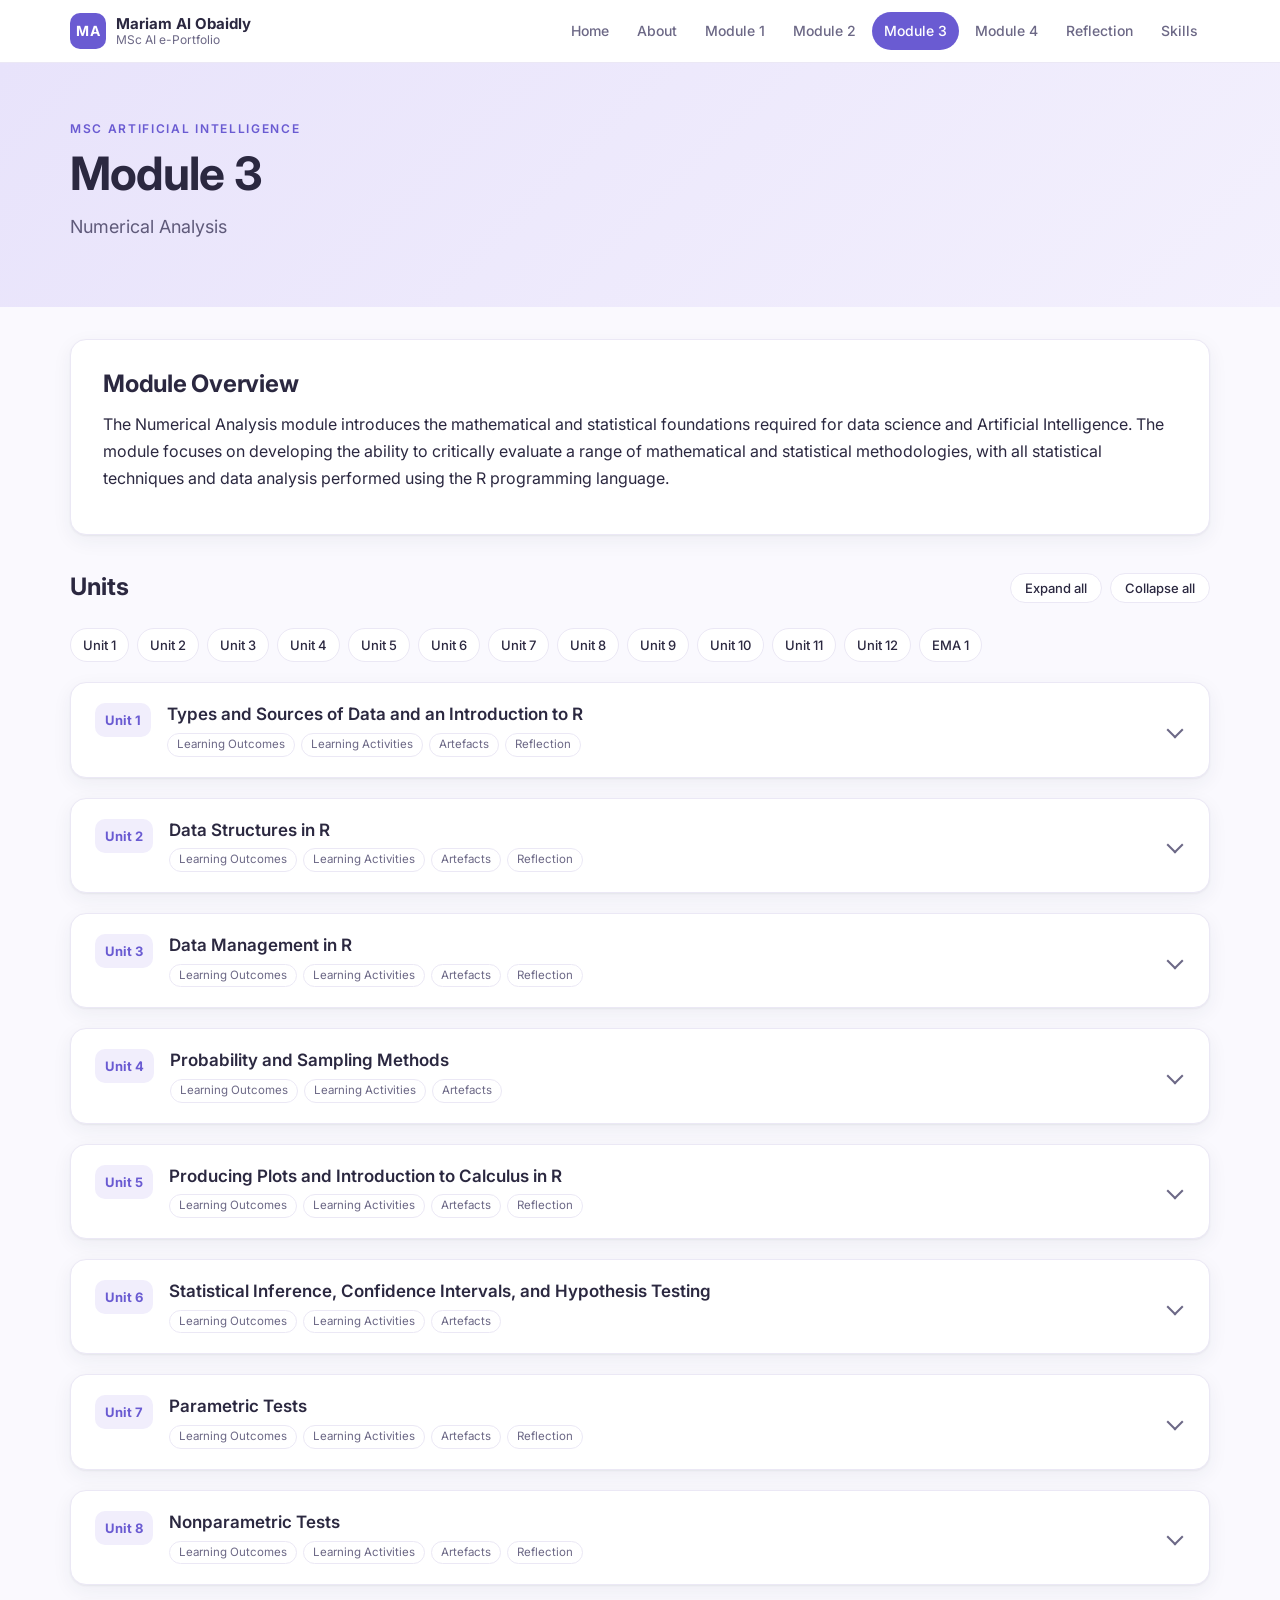
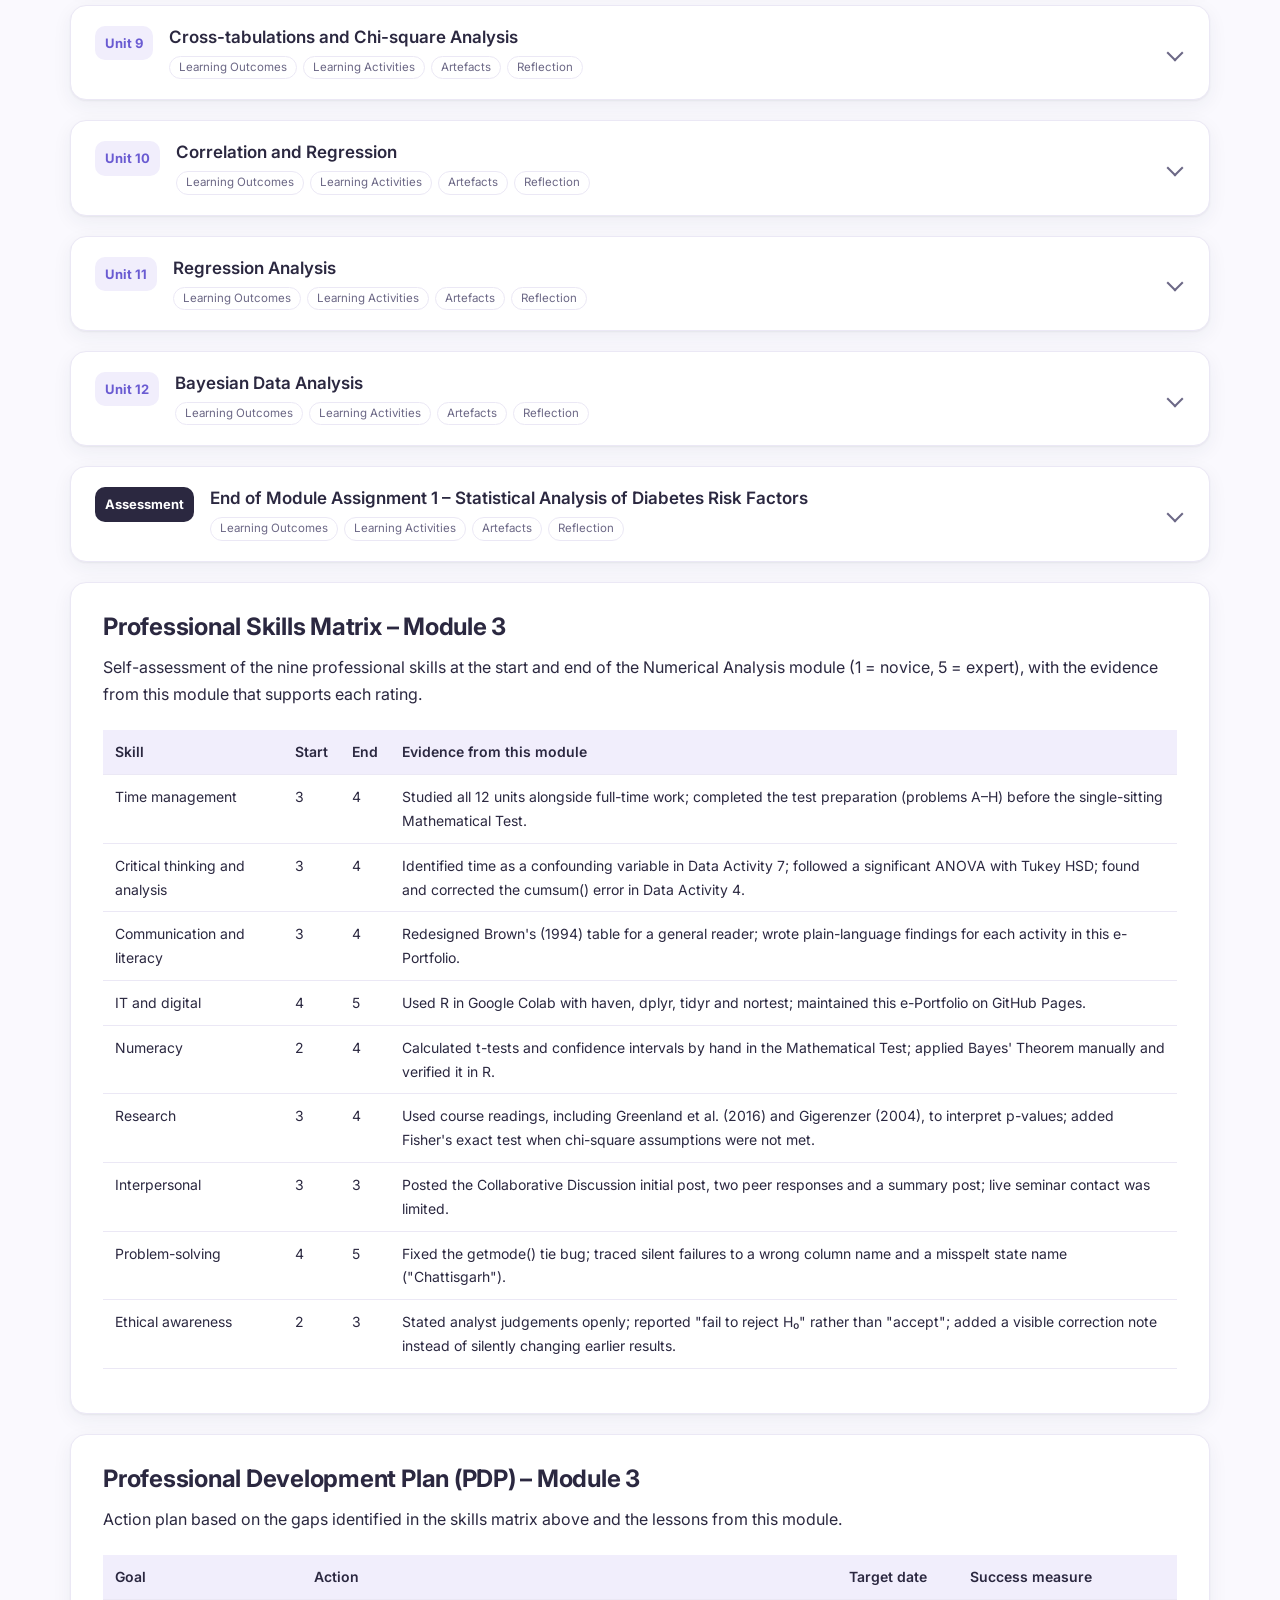
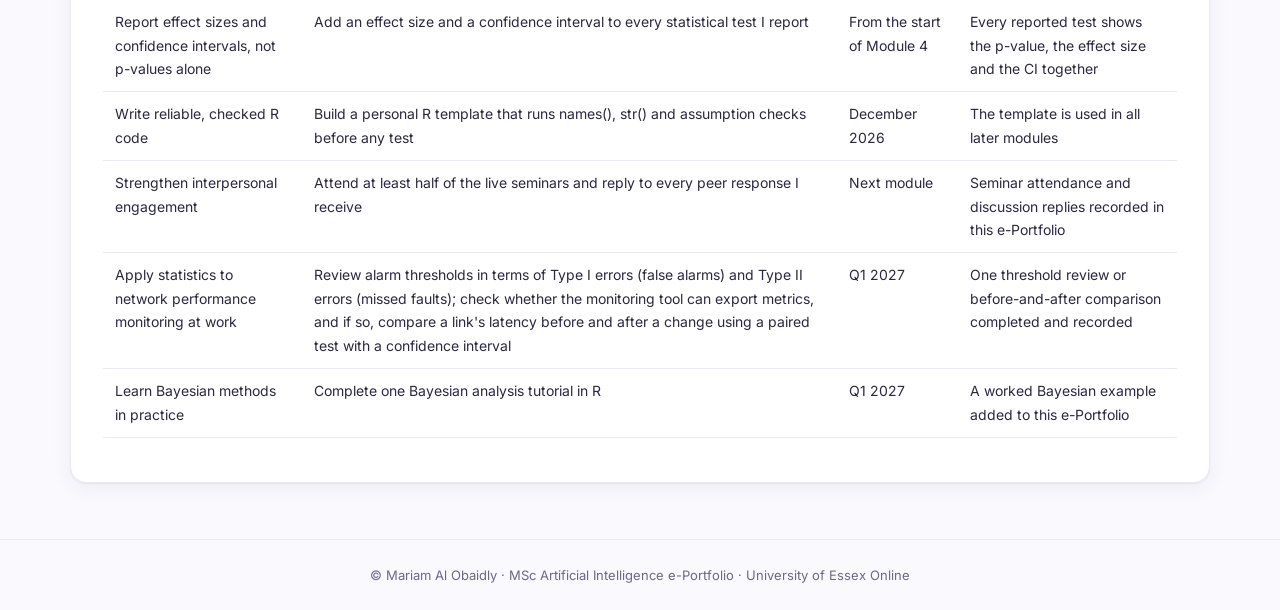
<file: module3.html>
<!DOCTYPE html>
<html lang="en">
<head>
  <meta charset="utf-8" />
  <meta name="viewport" content="width=device-width, initial-scale=1" />
  <title>Module 3 – Numerical Analysis | Mariam Al Obaidly</title>
  <link rel="preconnect" href="https://fonts.googleapis.com" />
  <link rel="preconnect" href="https://fonts.gstatic.com" crossorigin />
  <link href="https://fonts.googleapis.com/css2?family=Inter:wght@400;500;600;700&display=swap" rel="stylesheet" />
  <link rel="stylesheet" href="assets/css/modern.css" />
</head>
<body>
  <header class="topbar">
    <div class="topbar-inner">
      <a class="brand" href="index.html"><span class="brand-mark">MA</span><span class="brand-text"><strong>Mariam Al Obaidly</strong><small>MSc AI e-Portfolio</small></span></a>
      <button class="nav-toggle" aria-label="Open menu" aria-expanded="false">&#9776;</button>
      <nav class="nav">
          <a href="index.html">Home</a>
          <a href="about.html">About</a>
          <a href="module1.html">Module 1</a>
          <a href="module2.html">Module 2</a>
          <a href="module3.html" class="active" aria-current="page">Module 3</a>
          <a href="module4.html">Module 4</a>
          <a href="reflection.html">Reflection</a>
          <a href="skills.html">Skills</a>
      </nav>
    </div>
  </header>
  <section class="hero">
    <div class="wrap">
      <p class="eyebrow">MSc Artificial Intelligence</p>
      <h1>Module 3</h1>
      <p class="hero-sub">Numerical Analysis</p>
    </div>
  </section>
  <main class="wrap page">
    <section class="card prose overview"><h2>Module Overview</h2>
<p>
                    The Numerical Analysis module introduces the mathematical and statistical
                    foundations required for data science and Artificial Intelligence. The module
                    focuses on developing the ability to critically evaluate a range of mathematical
                    and statistical methodologies, with all statistical techniques and data analysis
                    performed using the R programming language.
                </p>
    </section>
    <div class="units-head">
      <h2>Units</h2>
      <div class="units-tools"><button class="btn-ghost" data-expand="all">Expand all</button><button class="btn-ghost" data-expand="none">Collapse all</button></div>
    </div>
    <nav class="chips">
        <a class="chip" href="#unit-1-types-and-sources-of-data-and-an-introduction-to-r">Unit 1</a>
        <a class="chip" href="#unit-2-data-structures-in-r">Unit 2</a>
        <a class="chip" href="#unit-3-data-management-in-r">Unit 3</a>
        <a class="chip" href="#unit-4-probability-and-sampling-methods">Unit 4</a>
        <a class="chip" href="#unit-5-producing-plots-and-introduction-to-calculus-in-r">Unit 5</a>
        <a class="chip" href="#unit-6-statistical-inference-confidence-intervals-and-hypoth">Unit 6</a>
        <a class="chip" href="#unit-7-parametric-tests">Unit 7</a>
        <a class="chip" href="#unit-8-nonparametric-tests">Unit 8</a>
        <a class="chip" href="#unit-9-cross-tabulations-and-chi-square-analysis">Unit 9</a>
        <a class="chip" href="#unit-10-correlation-and-regression">Unit 10</a>
        <a class="chip" href="#unit-11-regression-analysis">Unit 11</a>
        <a class="chip" href="#unit-12-bayesian-data-analysis">Unit 12</a>
        <a class="chip" href="#ema1">EMA 1</a>
    </nav>
    <details class="unit card" id="unit-1-types-and-sources-of-data-and-an-introduction-to-r">
      <summary><span class="badge">Unit 1</span><span class="unit-title">Types and Sources of Data and an Introduction to R</span><span class="unit-tags"><span class="tag">Learning Outcomes</span><span class="tag">Learning Activities</span><span class="tag">Artefacts</span><span class="tag">Reflection</span></span><span class="chev" aria-hidden="true"></span></summary>
      <div class="unit-body prose">
<h3>Learning Outcomes</h3>
<ul>
<li>Run the R programming language, and the RStudio GUI (via Google Colab).</li>
<li>Identify the difference between Descriptive and Inferential Statistics.</li>
<li>Define and apply nominal, ordinal, interval and ratio measurement scales.</li>
<li>Determine levels of measurement in R.</li>
<li>Understand R functions to perform descriptive statistics analysis.</li>
</ul>
<h3>Learning Activities</h3>
<ul>
<li>Set up an R environment using Google Colab (configured to R runtime).</li>
<li>Practised R fundamentals: variables, data types (<code>class()</code>), and vectors (<code>c()</code>).</li>
<li>Studied Descriptive vs. Inferential Statistics, and the "Big Picture of Statistics" framework (Population, Sample, Statistics, Parameters).</li>
<li>Explored the four levels of measurement (Nominal, Ordinal, Interval, Ratio) with R examples using <code>factor()</code>.</li>
<li>Studied measures of location (mean, mode, median) and measures of dispersion (range, IQR, variance, standard deviation), including the distinction between Population Variance (σ², divided by N) and Sample Variance (S², divided by n−1, Bessel's Correction).</li>
<li>Completed Data Activity 1 using the COVID-19 India dataset (January–March 2020).</li>
</ul>
<h3>Artefacts</h3>
<p>
<strong>COVID-19 India Dataset Exploration (Data Activity 1)</strong>
</p>
<p>
                    Loaded and explored a real-world COVID-19 dataset (India, January–March 2020)
                    using R in Google Colab. Key R functions applied included <code>read.csv()</code>,
                    <code>ncol()</code>, <code>nrow()</code>, <code>names()</code>, <code>str()</code>,
                    <code>unique()</code>, <code>length()</code>, <code>as.Date()</code>,
                    <code>range()</code>, <code>table()</code>, and <code>sort()</code>.
                </p>
<span class="image fit" style="max-width: 700px; margin: 0 auto; display: block;">
<img alt="Loading COVID-19 Dataset in R" src="images/Unit1_DataLoading.png"/>
</span>
<p>Key findings:</p>
<ul>
<li>Dataset structure: 7 variables, 270 observations.</li>
<li>27 unique states/union territories represented.</li>
<li>Date range: 30 January 2020 – 21 March 2020.</li>
<li>Kerala was the most frequently recorded state (52 entries).</li>
</ul>
<span class="image fit" style="max-width: 700px; margin: 0 auto; display: block;">
<img alt="Task 1.1 Code and Output" src="images/Unit1_Task1.1.png"/>
</span>
<span class="image fit" style="max-width: 700px; margin: 0 auto; display: block;">
<img alt="Task 1.2 Code and Output" src="images/Unit1_Task1.2.png"/>
</span>
<h3>Reflection</h3>
<p>
                    This unit built my foundational understanding of statistics and R programming.
                    I learned to distinguish between descriptive and inferential statistics through
                    the "Population–Sample–Statistics–Parameters" framework, and understood why
                    sample variance uses (n−1) as a correction for estimating population variance.
                    Applying these concepts practically in R, using a real COVID-19 dataset, helped
                    me connect theoretical statistical concepts with hands-on data exploration — from
                    checking data types and structure to identifying patterns such as the most
                    frequently recorded state.
                </p>
      </div>
    </details>
    <details class="unit card" id="unit-2-data-structures-in-r">
      <summary><span class="badge">Unit 2</span><span class="unit-title">Data Structures in R</span><span class="unit-tags"><span class="tag">Learning Outcomes</span><span class="tag">Learning Activities</span><span class="tag">Artefacts</span><span class="tag">Reflection</span></span><span class="chev" aria-hidden="true"></span></summary>
      <div class="unit-body prose">
<h3>Learning Outcomes</h3>
<ul>
<li>Understand different types of Data Structures in R.</li>
<li>Start to perform basic algorithms using R.</li>
<li>Explain data frames and various operations on data frames in R.</li>
</ul>
<h3>Learning Activities</h3>
<ul>
<li>Studied the six core data structures in R: Vectors, Matrices, Lists, Data Frames, Factors, and Arrays.</li>
<li>Practised basic arithmetic operators in R (<code>+</code>, <code>-</code>, <code>*</code>, <code>/</code>, <code>%/%</code>, <code>^</code>, <code>%%</code>) using <code>paste()</code> to display results.</li>
<li>Explored subsetting and sampling vectors, and building matrices using <code>matrix()</code>.</li>
<li>Studied how Lists combine different data types, and how Data Frames (a special case of a list) are the most common structure for statistical analysis.</li>
<li>Practised applying column-wise functions using <code>apply()</code>, <code>lapply()</code>, and <code>sapply()</code>.</li>
<li>Studied Factors as the R implementation of categorical (Nominal/Ordinal) data, and Arrays as a multi-dimensional extension of matrices.</li>
<li>Reviewed the official Unit 2 reading on Descriptive Statistics, covering percentiles, deciles, quartiles, and box plots.</li>
<li>Completed Data Activity 2, performing frequency analysis on the COVID-19 India dataset.</li>
</ul>
<h3>Artefacts</h3>
<p>
<strong>COVID-19 Recovery Frequency Analysis (Data Activity 2)</strong>
</p>
<p>
                    Performed a frequency analysis on the COVID-19 India dataset to examine patterns
                    in recovery reporting between January and March 2020. Key R functions applied
                    included <code>ifelse()</code>, <code>table()</code>, and <code>prop.table()</code>.
                </p>
<p>Key findings:</p>
<ul>
<li>Frequency table: 215 daily reports showed no recoveries, 55 showed recoveries reported.</li>
<li>Percentages: approximately 79.6% of daily reports had no recovery cases, while 20.4% included recovery cases.</li>
<li>Created a new binary variable <code>has_recovery</code> (1 = recovery reported, 0 = no recovery), added directly to the dataset.</li>
</ul>
<span class="image fit" style="max-width: 700px; margin: 0 auto; display: block;">
<img alt="Task 1 - Frequency Table" src="images/Unit2_Task1.png"/>
</span>
<span class="image fit" style="max-width: 700px; margin: 0 auto; display: block;">
<img alt="Task 2 - Percentages" src="images/Unit2_Task2.png"/>
</span>
<span class="image fit" style="max-width: 700px; margin: 0 auto; display: block;">
<img alt="Task 3 - has_recovery Binary Variable" src="images/Unit2_Task3.png"/>
</span>
<h3>Reflection</h3>
<p>
                    This unit strengthened my understanding of R's data structures, particularly how
                    data frames organise real-world datasets like the COVID-19 India data used in
                    Unit 1. Applying frequency analysis in Data Activity 2 helped me understand how
                    binary variables and proportions can reveal meaningful patterns in early pandemic
                    reporting — specifically, that the vast majority of daily reports in this early
                    period showed no recoveries, reflecting how new the outbreak was at the time.
                </p>
      </div>
    </details>
    <details class="unit card" id="unit-3-data-management-in-r">
      <summary><span class="badge">Unit 3</span><span class="unit-title">Data Management in R</span><span class="unit-tags"><span class="tag">Learning Outcomes</span><span class="tag">Learning Activities</span><span class="tag">Artefacts</span><span class="tag">Reflection</span></span><span class="chev" aria-hidden="true"></span></summary>
      <div class="unit-body prose">
<h3>Learning Outcomes</h3>
<ul>
<li>Understand how to examine dataset and variables using R (and Python).</li>
<li>Start to convert different variable types.</li>
<li>Understand how to manage missing values.</li>
</ul>
<h3>Learning Activities</h3>
<ul>
<li>Studied the different file types R can read (CSV, TXT, TAB, Excel, STATA, SPSS, SAS, .Rdata) and two methods for importing data (code-based and RStudio GUI).</li>
<li>Practised examining whole datasets (<code>View()</code>, <code>names()</code>) and specific variables (<code>str()</code>, <code>class()</code>, <code>head()</code>, <code>summary()</code>).</li>
<li>Studied approaches to handling missing values: Pairwise Deletion vs. Listwise Deletion, and the <code>na.rm</code> argument in R.</li>
<li>Practised converting variable types (<code>as.factor()</code>, <code>as.character()</code>, <code>as.integer()</code>, <code>as.numeric()</code>), including the important two-step conversion required when converting a Factor to Numeric (via Character first).</li>
<li>Reviewed how R saves data using the <code>write()</code> function.</li>
<li>Completed Data Activity 3, creating and analysing new categorical variables on the COVID-19 India dataset.</li>
</ul>
<h3>Artefacts</h3>
<p>
<strong>COVID-19 Death Reporting and Case Level Analysis (Data Activity 3)</strong>
</p>
<p>
                    Created and analysed new derived variables on the COVID-19 India dataset. Key R
                    functions applied included <code>ifelse()</code>, <code>table()</code>,
                    <code>factor()</code>, <code>cut()</code>, and <code>sort()</code>.
                </p>
<p>Key findings:</p>
<ul>
<li>Created a binary variable <code>has_deaths</code>, converted to a labelled factor ("No Deaths" / "Deaths Reported"): 245 daily reports showed no deaths, 25 showed deaths reported.</li>
<li>Created a categorical variable <code>case_level</code> (No Cases / Low Cases / Medium Cases / High Cases) based on total confirmed cases (Indian + Foreign nationals).</li>
<li>Built a frequency table for State/Union Territory and identified the top 10 states with the highest number of daily reports, with Kerala remaining the most frequently recorded state.</li>
</ul>
<span class="image fit" style="max-width: 700px; margin: 0 auto; display: block;">
<img alt="Task 1-3 - has_deaths Binary and Factor" src="images/Unit3_Task1-3.png"/>
</span>
<span class="image fit" style="max-width: 700px; margin: 0 auto; display: block;">
<img alt="Task 4 - case_level Categorical Variable" src="images/Unit3_Task4.png"/>
</span>
<span class="image fit" style="max-width: 700px; margin: 0 auto; display: block;">
<img alt="Task 5-6 - State Frequency and Top 10 States" src="images/Unit3_Task5-6.png"/>
</span>
<h3>Reflection</h3>
<p>
                    This unit deepened my understanding of practical data management in R,
                    particularly the workflow of examining, converting, and deriving new variables
                    from raw data. Creating the <code>has_deaths</code> and <code>case_level</code>
                    variables reinforced how binary and categorical variables can be constructed from
                    numerical data using <code>ifelse()</code> and <code>cut()</code>, and how
                    converting these into labelled factors makes the data more interpretable. This
                    built directly on the frequency analysis skills from Unit 2, applying them to a
                    new dimension of the COVID-19 dataset.
                </p>
      </div>
    </details>
    <details class="unit card" id="unit-4-probability-and-sampling-methods">
      <summary><span class="badge">Unit 4</span><span class="unit-title">Probability and Sampling Methods</span><span class="unit-tags"><span class="tag">Learning Outcomes</span><span class="tag">Learning Activities</span><span class="tag">Artefacts</span></span><span class="chev" aria-hidden="true"></span></summary>
      <div class="unit-body prose">
<h3>Learning Outcomes</h3>
<ul>
<li>Understand and apply the fundamental rules of probability, including conditional probability.</li>
<li>Identify and apply discrete probability distributions (Binomial, Poisson, Hypergeometric) in R.</li>
<li>Identify and apply continuous probability distributions (Normal, Uniform, Exponential) in R.</li>
<li>Distinguish between biased and unbiased sampling methods.</li>
</ul>
<h3>Learning Activities</h3>
<ul>
<li>Studied the fundamentals of probability, including conditional probability.</li>
<li>Studied discrete probability distributions — Binomial, Poisson, and Hypergeometric — and their corresponding R functions.</li>
<li>Studied continuous probability distributions — Normal, Uniform, and Exponential — and their corresponding R functions.</li>
<li>Studied sampling methods: biased approaches (convenience sampling, voluntary response sampling) and unbiased approaches (simple random, stratified random, multi-stage sampling).</li>
<li>Attended Seminar 3 with Dr. Adrian Euler, covering probability distributions, quantiles, the Central Limit Theorem, and Type I/II errors, with an accompanying R script.</li>
</ul>
<h3>Artefacts</h3>
<p>
<em>[No formative activity completed for this unit.]</em>
</p>
      </div>
    </details>
    <details class="unit card" id="unit-5-producing-plots-and-introduction-to-calculus-in-r">
      <summary><span class="badge">Unit 5</span><span class="unit-title">Producing Plots and Introduction to Calculus in R</span><span class="unit-tags"><span class="tag">Learning Outcomes</span><span class="tag">Learning Activities</span><span class="tag">Artefacts</span><span class="tag">Reflection</span></span><span class="chev" aria-hidden="true"></span></summary>
      <div class="unit-body prose">
<h3>Learning Outcomes</h3>
<ul>
<li>Produce and interpret a range of plot types in R (bar, histogram, pie, scatter, boxplot, line).</li>
<li>Understand the basic principles of differentiation and integration and their application in R.</li>
</ul>
<h3>Learning Activities</h3>
<ul>
<li>Studied how to produce plots in R, including bar charts, histograms, pie charts, scatter plots, boxplots, and line graphs.</li>
<li>Studied an introduction to calculus in R, covering basic differentiation and integration.</li>
<li>Completed the initial post for Collaborative Discussion 1 (Units 5-7): redesigned Table II from Brown (1994) — reporting 550 GPs' responses to 24 statements on intrapartum care — as a set of stacked bar charts produced in R using <code>barplot()</code>.</li>
<li>Completed Data Activity 4 using the COVID-19 India dataset, producing a bar chart, pie chart, histogram, and line chart in R.</li>
</ul>
<h3>Artefacts</h3>
<p>
<strong>1. Redesigning Brown (1994) Table II as Stacked Bar Charts (Collaborative Discussion 1 — Initial Post)</strong>
</p>
<p>
                    Table II in Brown's (1994) study reports how 550 general practitioners (GPs)
                    responded to 24 statements about intrapartum care, each split into Agree, No
                    opinion, and Disagree — 72 individual figures in one table. To make this more
                    accessible to a general reader, the underlying question behind each statement was
                    grouped into three themes: barriers discouraging GPs from providing intrapartum
                    care themselves, attitudes towards patient choice and place of birth, and views on
                    training, professional roles, and remuneration. Each theme was recreated as a
                    stacked bar chart in R using <code>barplot()</code>, plotting the three response
                    categories against each statement.
                </p>
<span class="image fit" style="max-width: 700px; margin: 0 auto; display: block;">
<img alt="Figure 1 - Barriers to Providing Intrapartum Care (n=550 GPs)" src="images/Barriers_to_Providing_Intrapartum_Care.png"/>
</span>
<p><em>Figure 1. Barriers to Providing Intrapartum Care (n=550 GPs)</em></p>
<span class="image fit" style="max-width: 700px; margin: 0 auto; display: block;">
<img alt="Figure 2 - Views on Patient Choice and Place of Birth (n=550 GPs)" src="images/Views_on_Patient_Choice_and_Place_of_Birth.png"/>
</span>
<p><em>Figure 2. Views on Patient Choice and Place of Birth (n=550 GPs)</em></p>
<span class="image fit" style="max-width: 700px; margin: 0 auto; display: block;">
<img alt="Figure 3 - Views on Training, Professional Roles, and Remuneration (n=550 GPs)" src="images/Views_on_Training__Roles__and_Remuneration.png"/>
</span>
<p><em>Figure 3. Views on Training, Professional Roles, and Remuneration (n=550 GPs)</em></p>
<p>Key findings:</p>
<ul>
<li>Figure 1 shows workload (83%), disruption to personal life (75%), and fear of litigation (69%) as the most widely agreed-upon reasons GPs avoid offering more intrapartum care.</li>
<li>Figure 2 exposes a contradiction: 71% agreed a woman should not be removed from a GP's list for wanting a home birth, yet 74% disagreed that GPs should be personally obliged to arrange one.</li>
<li>Figure 3 shows a similar pattern: 92% agreed that GPs wanting to provide full intrapartum care should be enabled to, but only 23% personally wanted to offer more themselves.</li>
</ul>
<h3>Reflection</h3>
<p>
                    This task changed how I think about simplifying data. Reducing a large table does
                    not have to mean losing detail — grouping by a clear, consistent theme preserved
                    the detail while making it far more accessible, directly resolving the concern
                    that the original table's density made it hard to identify meaningful patterns. It
                    also confirmed that the type of visualisation should match the structure of the
                    data: since the responses were categorical, a bar chart suited them better than a
                    scatter plot or histogram would have.
                </p>
<p>
<strong>2. Plotting the COVID-19 India Dataset (Data Activity 4)</strong>
</p>
<p>
                    Produced four plot types in R on the COVID-19 India dataset (n = 270): a bar chart
                    of report frequency by state/union territory, a pie chart of case severity levels
                    (derived from <code>ConfirmedIndianNational</code> and
                    <code>ConfirmedForeignNational</code>), a histogram of recovery numbers
                    (<code>Cured</code>), and a line chart of the cumulative trend of total confirmed
                    cases over time. Key R functions applied included <code>barplot()</code>,
                    <code>pie()</code>, <code>cut()</code>, <code>hist()</code>,
                    <code>aggregate()</code>, and <code>plot()</code>.
                </p>
<span class="image fit" style="max-width: 700px; margin: 0 auto; display: block;">
<img alt="Data Activity 4 - Bar Chart, Pie Chart, Histogram, and Line Chart" src="images/activity4.png"/>
</span>
<p>Key findings:</p>
<ul>
<li>Kerala was the most frequently recorded state (52 reports), followed by Telengana and Delhi (20 each), Rajasthan (19), and Uttar Pradesh and Haryana (18 each).</li>
<li>Case severity was concentrated at the low end: 65.6% of reports fell into the Low Cases (1-5) band, 27.8% into Medium (6-20), and 6.7% into High (21+).</li>
<li>Recovery numbers were heavily right-skewed: 215 of 270 reports (79.6%) recorded zero cured cases, consistent with the <code>has_recovery</code> finding from Data Activity 2.</li>
<li>The cumulative confirmed-cases trend was flat through February, then rose sharply from early March, reaching 283 total confirmed cases by 21 March 2020.</li>
</ul>
<h3>Reflection</h3>
<p>
                    This activity highlighted how the same dataset can tell different stories depending
                    on which plot type is used. The bar chart and pie chart both worked with the
                    cross-sectional structure of the data (frequencies at a point in time), while the
                    line chart was the only one able to reveal the exponential growth pattern typical
                    of an early-stage outbreak — a pattern that would have been invisible in a static
                    summary table. Building the <code>CaseSeverity</code> variable also required a
                    judgement call, since the activity did not specify exact thresholds for "low",
                    "medium", and "high" case counts; this was a useful reminder that some analytical
                    decisions are left to the analyst and should be stated explicitly rather than
                    presented as if they were a fixed rule.
                    Note (added in Unit 9): the original line chart applied <code>cumsum()</code>
                    to values that were already cumulative, which inflated the total to 1,858.
                    Checking Kerala's daily values in Unit 9 showed the counts never decrease, so
                    the chart was rebuilt by summing states per day without <code>cumsum()</code>,
                    giving the correct total of 283. The bar chart also shows that some places
                    appear under two names (for example, "Ladakh" and "Union Territory of Ladakh"),
                    because the dataset changed its naming during the period; these were kept as
                    recorded rather than merged.
                </p>
      </div>
    </details>
    <details class="unit card" id="unit-6-statistical-inference-confidence-intervals-and-hypoth">
      <summary><span class="badge">Unit 6</span><span class="unit-title">Statistical Inference, Confidence Intervals, and Hypothesis Testing</span><span class="unit-tags"><span class="tag">Learning Outcomes</span><span class="tag">Learning Activities</span><span class="tag">Artefacts</span></span><span class="chev" aria-hidden="true"></span></summary>
      <div class="unit-body prose">
<h3>Learning Outcomes</h3>
<ul>
<li>Use confidence intervals for the statistical interpretation of data.</li>
<li>Perform statistical analysis using a null or alternative hypothesis.</li>
<li>Take a decision based on p-value and statistical significance.</li>
</ul>
<h3>Learning Activities</h3>
<ul>
<li>Re-introduced inferential statistics and the Normal distribution, building on Unit 1.</li>
<li>Studied confidence intervals and test statistics.</li>
<li>Studied the null and alternative hypotheses, and the significance level and p-value.</li>
<li>Completed two Peer Responses (max 300 words each) to the Collaborative Discussion 1 initial post from Unit 5.</li>
<li>Attempted the Statistics Quiz.</li>
</ul>
<h3>Artefacts</h3>
<p>
<em>[No submittable artefact for this unit — the Peer Responses and Statistics Quiz are not recorded as separate portfolio artefacts.]</em>
</p>
      </div>
    </details>
    <details class="unit card" id="unit-7-parametric-tests">
      <summary><span class="badge">Unit 7</span><span class="unit-title">Parametric Tests</span><span class="unit-tags"><span class="tag">Learning Outcomes</span><span class="tag">Learning Activities</span><span class="tag">Artefacts</span><span class="tag">Reflection</span></span><span class="chev" aria-hidden="true"></span></summary>
      <div class="unit-body prose">
<h3>Learning Outcomes</h3>
<ul>
<li>Apply parametric hypothesis tests, including the one-sample t-test, two-sample independent t-test, and paired t-test.</li>
<li>Apply one-way ANOVA to compare means across more than two groups.</li>
<li>Test for normality using the Shapiro-Wilk test.</li>
<li>Apply the statistical knowledge developed across Units 1-7 in a timed, single-sitting assessment.</li>
</ul>
<h3>Learning Activities</h3>
<ul>
<li>Studied the one-sample t-test, two-sample independent t-test, and paired t-test.</li>
<li>Studied one-way ANOVA for comparing means across multiple groups.</li>
<li>Studied the Shapiro-Wilk test for assessing normality.</li>
<li>Worked through all eight topics in Dr. Adrian Euler's "Preparation for the Test" document, including the solved examples and practice problems A–H.</li>
<li>Completed the 300-word Summary Post for Collaborative Discussion 1, responding to peer feedback on the initial post.</li>
<li>Sat the Mathematical Test (25% of the module grade): a one-hour, single-sitting exam covering theory and calculation, completed by hand with a calculator and no R code.</li>
<li>Completed Data Activity 5 using the Health_Data dataset in R (via Google Colab), covering descriptive statistics, a five-number summary with boxplot, and an independent two-sample t-test.</li>
</ul>
<h3>Artefacts</h3>
<p>
<strong>Health_Data Descriptive and Inferential Analysis (Data Activity 5)</strong>
</p>
<p>
                    Analysed the Health_Data dataset (n = 210) in R using the <code>haven</code> package
                    to import the SPSS (.sav) file. Calculated mean, median, and mode for the variables
                    <code>sbp</code>, <code>dbp</code>, and <code>income</code> (using a custom
                    <code>getmode()</code> function, since R has no built-in mode function), produced a
                    five-number summary and boxplot for <code>income</code>, and ran an independent
                    two-sample t-test to examine the association between systolic blood pressure (sbp)
                    and the presence or absence of peptic ulcer, after checking normality
                    (<code>shapiro.test()</code>) and equality of variances (<code>var.test()</code>).
                </p>
<span class="image fit" style="max-width: 700px; margin: 0 auto; display: block;">
<img alt="Data Activity 5 - Health_Data R Output" src="images/activity5.png"/>
</span>
<p>Key findings:</p>
<ul>
<li>sbp: Mean = 127.73, Median = 123, Mode = 120.</li>
<li>dbp: Mean = 82.77, Median = 82, Mode = multimodal (74, 80, and 82 each occurring 13 times).</li>
<li>income: Mean = 85,194.49, Median = 86,560.5; no meaningful mode, as values were essentially unique.</li>
<li>Income five-number summary: Min = 52,933, Q1 = 68,636.5, Median = 86,560.5, Q3 = 99,696.25, Max = 117,210; no outliers were identified using the 1.5×IQR rule.</li>
<li>Independent two-sample t-test (sbp by peptic ulcer status): t = 1.277, df = 208, p = 0.203 — no statistically significant association between sbp and the presence of peptic ulcer in this sample.</li>
</ul>
<h3>Reflection</h3>
<p>
                    This unit connected the theory of hypothesis testing directly to a practical
                    dataset. Working through Data Activity 5 required identifying that sbp is a
                    continuous variable and peptic ulcer status is a two-level categorical variable,
                    which made the independent two-sample t-test the appropriate choice. Writing a
                    custom mode function also taught me an important lesson about R: my first version
                    used <code>which.max()</code>, which silently returns only the first value when
                    several values are tied for the highest frequency. This produced a technically
                    valid but incomplete answer for <code>dbp</code>, masking the fact that it is
                    actually multimodal. Correcting the function to return all tied modes reinforced
                    that code can run without error while still giving an incomplete result. The
                    Shapiro-Wilk test also showed that one of the two groups was not normally
                    distributed, which was a useful reminder that real datasets rarely meet textbook
                    assumptions perfectly, though the large sample size still supported using a
                    parametric test in practice.
                </p>
      </div>
    </details>
    <details class="unit card" id="unit-8-nonparametric-tests">
      <summary><span class="badge">Unit 8</span><span class="unit-title">Nonparametric Tests</span><span class="unit-tags"><span class="tag">Learning Outcomes</span><span class="tag">Learning Activities</span><span class="tag">Artefacts</span><span class="tag">Reflection</span></span><span class="chev" aria-hidden="true"></span></summary>
      <div class="unit-body prose">
<h3>Learning Outcomes</h3>
<ul>
<li>Demonstrate application of nonparametric tests after assessing the normality test.</li>
<li>Understand and perform nonparametric tests using R functions.</li>
<li>Explain the results of nonparametric tests.</li>
</ul>
<h3>Learning Activities</h3>
<ul>
<li>Studied the rationale for nonparametric tests: used when the quantitative dependent variable is not normally distributed, or when data are measured on nominal/ordinal scales.</li>
<li>Studied the nonparametric-parametric equivalence table: Mann-Whitney U (↔ independent-samples t-test), Wilcoxon Signed Ranks (↔ paired t-test), Kruskal-Wallis (↔ one-way ANOVA), and Spearman's correlation (↔ Pearson's correlation).</li>
<li>Completed Data Activity 6 using the Health_Data dataset, covering three tasks: calculating the mean, median, and mode of the <code>age</code> variable; testing whether median diastolic blood pressure (dbp) differs between diabetic and non-diabetic participants using the Mann-Whitney U test, after confirming non-normality in one group via Shapiro-Wilk; and testing whether systolic blood pressure (sbp) differs across four occupational groups (Govt Job, Private Job, Business, Others) using the Kruskal-Wallis test.</li>
<li>Completed a Scenario-Based Exercise comparing the training efficiency of three vendors, calculating group means, testing normality for each group, and applying one-way ANOVA with a Tukey HSD post-hoc test to identify which vendor(s) differed significantly at the 95% confidence level.</li>
</ul>
<h3>Artefacts</h3>
<p>
<strong>Health_Data Nonparametric Analysis (Data Activity 6)</strong>
</p>
<p>
                    Analysed the Health_Data dataset in R, calculating descriptive statistics for
                    <code>age</code>, then applying two nonparametric tests: the Mann-Whitney U test
                    (<code>wilcox.test()</code>) to compare diastolic blood pressure (dbp) between
                    diabetic and non-diabetic participants, and the Kruskal-Wallis test
                    (<code>kruskal.test()</code>) to compare systolic blood pressure (sbp) across four
                    occupational groups. Test choice in both cases followed from Shapiro-Wilk
                    normality checks (<code>shapiro.test()</code>).
                </p>
<span class="image fit" style="max-width: 700px; margin: 0 auto; display: block;">
<img alt="Data Activity 6 - Health_Data Nonparametric R Output" src="images/activity6.png"/>
</span>
<p>Key findings:</p>
<ul>
<li>age: Mean = 26.51, Median = 27, Mode = 26.</li>
<li>Mann-Whitney U test (dbp by diabetes status): W = 3804.5, p = 0.7999 — no statistically significant difference in median dbp between diabetic and non-diabetic participants.</li>
<li>Kruskal-Wallis test (sbp by occupation): chi-squared = 0.779, df = 3, p = 0.8545 — no statistically significant difference in sbp across the four occupational groups.</li>
</ul>
<h3>Reflection</h3>
<p>
                    This activity extended the parametric testing from Unit 7 to nonparametric
                    alternatives. Both test choices were driven by the Shapiro-Wilk normality
                    results: the diabetic-status comparison used the Mann-Whitney U test after one
                    group (non-diabetic) failed the normality assumption (p = 0.0002865), while the
                    Kruskal-Wallis test was applied across the four occupational groups without
                    individually confirming normality for each subgroup, reinforcing the more
                    cautious, distribution-free approach that nonparametric tests allow. A practical
                    lesson was the importance of verifying exact column names and coding
                    (<code>diabetes</code>, coded 1 = Yes / 2 = No) with <code>names()</code> and
                    <code>str()</code> before running any test — an initial assumption that the column
                    was named <code>diabetic</code> with text values "Yes"/"No" caused the code to fail
                    silently.
                </p>
<p>
<strong>2. Scenario-Based Exercise — 95% Confidence Interval (Vendor Training Efficiency)</strong>
</p>
<p>
                    An HR organisation trained three groups of employees (n = 7 each) using three
                    different vendors, and the task was to compare each vendor's mean training
                    efficiency and determine which vendor showed a significantly higher improvement
                    at the 95% confidence level. Group means were calculated, normality was checked
                    for each vendor using the Shapiro-Wilk test, and — since all three groups were
                    normally distributed — a one-way ANOVA was applied, followed by a Tukey HSD
                    post-hoc test to identify exactly which vendor(s) differed significantly.
                </p>
<p>Key findings:</p>
<ul>
<li>Mean efficiency scores: Vendor 1 = 44.71, Vendor 2 = 51.00, Vendor 3 = 27.71.</li>
<li>Shapiro-Wilk normality test: Vendor 1 (p = 0.4728), Vendor 2 (p = 0.7896), Vendor 3 (p = 0.7426) — all three groups normally distributed, supporting the use of one-way ANOVA.</li>
<li>One-way ANOVA: F = 19.64, df = (2, 18), p = 2.98e-05 — a statistically significant difference exists among the three vendor means.</li>
<li>Tukey HSD post-hoc test: Vendor 3 scored significantly lower than both Vendor 1 (p = 0.0009) and Vendor 2 (p = 0.0000286), while the difference between Vendor 1 and Vendor 2 was not statistically significant (p = 0.257).</li>
</ul>
<span class="image fit" style="max-width: 700px; margin: 0 auto; display: block;">
<img alt="Scenario-Based Exercise - Vendor Training ANOVA Output" src="images/activitych8.png"/>
</span>
<h3>Reflection</h3>
<p>
                    This exercise reinforced the importance of checking assumptions before choosing a
                    test rather than defaulting to the nonparametric approach used earlier in this
                    unit: because all three vendor groups passed the Shapiro-Wilk normality test, the
                    parametric one-way ANOVA was the correct choice here, even within a unit focused
                    on nonparametric methods. It also highlighted why a significant ANOVA result is
                    not the end of the analysis — the F-test only confirms that a difference exists
                    somewhere among the groups, and the Tukey HSD post-hoc test was needed to pinpoint
                    that Vendor 3 was the clear underperformer, while the higher raw mean for Vendor 2
                    over Vendor 1 was not, in fact, statistically significant given the small sample
                    size per group (n = 7).
                </p>
      </div>
    </details>
    <details class="unit card" id="unit-9-cross-tabulations-and-chi-square-analysis">
      <summary><span class="badge">Unit 9</span><span class="unit-title">Cross-tabulations and Chi-square Analysis</span><span class="unit-tags"><span class="tag">Learning Outcomes</span><span class="tag">Learning Activities</span><span class="tag">Artefacts</span><span class="tag">Reflection</span></span><span class="chev" aria-hidden="true"></span></summary>
      <div class="unit-body prose">
<h3>Learning Outcomes</h3>
<ul>
<li>Understand and assess the association between two categorical variables.</li>
<li>Create subsamples and derived categorical variables using R functions.</li>
<li>Perform and interpret chi-square analysis on a contingency table.</li>
</ul>
<h3>Learning Activities</h3>
<ul>
<li>Studied cross-tabulation (contingency tables) as a way of presenting counts for combinations of categories, and how the hypothesis is framed as independence between the row and column variables.</li>
<li>Studied the chi-square (χ²) test as a nonparametric test for count data, comparing observed counts with the counts expected under the null hypothesis of independence, with degrees of freedom of (rows − 1) × (columns − 1).</li>
<li>Practised building a contingency table and running <code>chisq.test()</code> on the Superstore dataset (Segment × Category) as a warm-up: χ² = 1.148, df = 4, p = 0.887, so no association was found.</li>
<li>Completed Data Activity 7 using the COVID-19 India dataset, producing two cross-tables: Region × Case Severity Level, and Case Severity Level × Recovery Status.</li>
</ul>
<h3>Artefacts</h3>
<p>
<strong>COVID-19 India Cross-tabulation and Chi-square Analysis (Data Activity 7)</strong>
</p>
<p>
                    Three categorical variables were derived from the COVID-19 India dataset (n = 270).
                    <code>Region</code> grouped each state or union territory into North, Central,
                    East, West or South, following India's Zonal Councils. <code>CaseSeverity</code>
                    grouped total confirmed cases (Indian + Foreign nationals) into Low (1–5),
                    Medium (6–20) and High (21+), the same thresholds used in Data Activity 4.
                    <code>RecoveryStatus</code> split the <code>Cured</code> variable into No
                    Recovery (0) and Recovered (1+), following the <code>has_recovery</code> logic
                    from Data Activity 2. Cross-tables were built with <code>table()</code> and
                    <code>addmargins()</code>, row percentages with <code>prop.table()</code>, and
                    association was tested with <code>chisq.test()</code>. Because some expected
                    counts fell below 5, Fisher's exact test (<code>fisher.test()</code>) was added
                    as a check; this test was my own addition beyond the unit material.
                </p>
<span class="image fit" style="max-width: 700px; margin: 0 auto; display: block;">
<img alt="Data Activity 7 - Region x Case Severity cross-table and chi-square output" src="images/activity7_task1.png"/>
</span>
<span class="image fit" style="max-width: 700px; margin: 0 auto; display: block;">
<img alt="Data Activity 7 - Case Severity x Recovery Status chi-square and Fisher's exact test output" src="images/activity7_task2.png"/>
</span>
<p>Key findings:</p>
<ul>
<li>Region × Case Severity: χ² = 70.11, df = 8, p &lt; 0.001; Fisher's exact test (simulated, 10,000 replicates) p &lt; 0.001. The West had the highest share of High-severity reports (46.7%), all East reports were Low (100%), and Central reports were mostly Medium (55.2%).</li>
<li>Case Severity × Recovery Status: χ² = 45.73, df = 2, p &lt; 0.001; Fisher's exact test p &lt; 0.001. The share of reports with recoveries rose with severity: Low 9.0%, Medium 37.3%, High 61.1%.</li>
<li>Five of the 15 expected counts in the first table, and one of the six in the second (High × Recovered = 3.7), were below 5, which triggered R's warning that the chi-square approximation may be incorrect.</li>
</ul>
<h3>Reflection</h3>
<p>
                    This activity showed me that a very small p-value is only the start of the
                    interpretation. Both tables showed strong associations, but the second result
                    does not mean that states with more cases recover better. The counts in this
                    dataset are cumulative, so a state with many cases has usually been reporting
                    for longer, which leaves more time for recoveries to appear. Time is acting as a
                    confounding variable here. The same states also appear on many different days,
                    so the reports are not fully independent, which weakens one of the chi-square
                    test's own assumptions.
                </p>
<p>
                    Two practical lessons stood out. First, R warned that the chi-square
                    approximation may be incorrect, and checking the expected counts explained why.
                    Rather than ignoring the warning, I confirmed the results with Fisher's exact
                    test. Second, my first run totalled 269 reports instead of 270. The cause was a
                    misspelt state name in the raw data ("Chattisgarh"), which my region mapping did
                    not recognise. As in Data Activities 5 and 6, the code ran without an error but
                    gave an incomplete answer, and only checking the totals revealed it. The region
                    groups and severity thresholds were also my own decisions, so I have stated them
                    openly rather than presenting them as fixed rules.
                </p>
      </div>
    </details>
    <details class="unit card" id="unit-10-correlation-and-regression">
      <summary><span class="badge">Unit 10</span><span class="unit-title">Correlation and Regression</span><span class="unit-tags"><span class="tag">Learning Outcomes</span><span class="tag">Learning Activities</span><span class="tag">Artefacts</span><span class="tag">Reflection</span></span><span class="chev" aria-hidden="true"></span></summary>
      <div class="unit-body prose">
<h3>Learning Outcomes</h3>
<ul>
<li>Measure the strength and direction of the relationship between two numerical variables.</li>
<li>Check normality before choosing between Pearson's and Spearman's correlation.</li>
<li>Understand the principles of simple linear regression.</li>
</ul>
<h3>Learning Activities</h3>
<ul>
<li>Studied correlation as a measure of the relationship between two variables, and the difference between independent and dependent variables.</li>
<li>Studied the Anderson-Darling normality test (<code>ad.test()</code> from the <code>nortest</code> package) as a check before running <code>cor.test()</code>.</li>
<li>Studied simple linear regression, where predictions of Y plotted against X form a straight line.</li>
<li>Completed Data Activity 8 using the Health_Data dataset, measuring the correlation between systolic and diastolic blood pressure and producing a scatter plot.</li>
</ul>
<h3>Artefacts</h3>
<p>
<strong>Systolic and Diastolic Blood Pressure Correlation (Data Activity 8)</strong>
</p>
<p>
                    The Health_Data dataset (n = 210) was imported with the <code>haven</code>
                    package. Normality of <code>sbp</code> and <code>dbp</code> was checked with the
                    Anderson-Darling test, and the correlation was then measured with
                    <code>cor.test()</code> using both Pearson's and Spearman's methods. A scatter
                    plot was produced with <code>plot()</code>, with a fitted regression line added
                    using <code>abline(lm())</code>.
                </p>
<span class="image fit" style="max-width: 700px; margin: 0 auto; display: block;">
<img alt="Data Activity 8 - sbp and dbp correlation output and scatter plot" src="images/activity8.png"/>
</span>
<p>Key findings:</p>
<ul>
<li>Anderson-Darling test: neither variable was normally distributed (sbp: A = 2.447, p &lt; 0.001; dbp: A = 1.809, p &lt; 0.001), so Spearman's correlation was treated as the main result.</li>
<li>Spearman's rho = 0.802, p &lt; 0.001: a strong positive relationship between systolic and diastolic blood pressure.</li>
<li>Pearson's r = 0.847, 95% CI [0.804, 0.881], t = 22.96, df = 208, p &lt; 0.001, which closely agreed with the Spearman result.</li>
<li>The scatter plot showed points rising together along the fitted line, with readings grouped in vertical bands at round values such as 120 and 140 mmHg.</li>
</ul>
<h3>Reflection</h3>
<p>
                    This activity showed me why the normality check has to come before the choice of
                    test. Both variables failed the Anderson-Darling test, so Spearman's correlation
                    was the correct main result, while Pearson's r was reported alongside it as a
                    check. The two values were close (0.802 and 0.847), which made me more confident
                    in the finding. I also noticed that, with 210 participants, the p-value alone says
                    very little, because even a weak correlation would be significant with this many
                    observations. The strength of r and the narrow confidence interval were more
                    informative than the p-value itself.
                </p>
<p>
                    A strong correlation does not mean that one pressure causes the other. Both are
                    readings of the same cardiovascular system, so they are expected to rise
                    together. The scatter plot also revealed something the numbers did not: many
                    readings sit on round values such as 120 and 140 mmHg, which suggests the
                    measurements were rounded when recorded. This reminded me that plotting the data
                    can show features of how it was collected that a single coefficient hides.
                </p>
      </div>
    </details>
    <details class="unit card" id="unit-11-regression-analysis">
      <summary><span class="badge">Unit 11</span><span class="unit-title">Regression Analysis</span><span class="unit-tags"><span class="tag">Learning Outcomes</span><span class="tag">Learning Activities</span><span class="tag">Artefacts</span><span class="tag">Reflection</span></span><span class="chev" aria-hidden="true"></span></summary>
      <div class="unit-body prose">
<h3>Learning Outcomes</h3>
<ul>
<li>Explain the concept of regression.</li>
<li>Interpret model fit, statistical significance, and coefficient interpretation.</li>
<li>Create scatter plots for model building.</li>
<li>Illustrate the generalised linear model in R.</li>
</ul>
<h3>Learning Activities</h3>
<ul>
<li>Studied the difference between correlation and regression: in correlation it does not matter which variable is X and which is Y, but in regression it does, because predicting Y from X gives a different line from predicting X from Y.</li>
<li>Studied least squares regression, residuals, R², and the assumptions of linear regression: linearity, residuals with a mean of zero, constant variance, normally distributed residuals, and independent residuals.</li>
<li>Completed Data Activity 9 using the Health_Data dataset, building a simple linear regression model to predict diastolic blood pressure from systolic blood pressure and interpreting it at the 5% significance level.</li>
</ul>
<h3>Artefacts</h3>
<p>
<strong>Predicting Diastolic from Systolic Blood Pressure (Data Activity 9)</strong>
</p>
<p>
                    A simple linear regression model was fitted in R with <code>lm(dbp ~ sbp)</code>
                    on the Health_Data dataset (n = 210). Results were read with
                    <code>summary()</code> and <code>confint()</code>. The model assumptions were
                    then checked using the mean of the residuals, the Anderson-Darling test on the
                    residuals (<code>ad.test()</code>), and the four diagnostic plots from
                    <code>plot(model)</code>.
                </p>
<span class="image fit" style="max-width: 700px; margin: 0 auto; display: block;">
<img alt="Data Activity 9 - Regression output and residual diagnostic plots" src="images/activity9.png"/>
</span>
<p>Key findings:</p>
<ul>
<li>Estimated regression equation: dbp = 19.41 + 0.496 × sbp.</li>
<li>Slope: b₁ = 0.496, 95% CI [0.453, 0.539], t = 22.96, p &lt; 0.001. At the 5% level, H₀ (b₁ = 0) is rejected: systolic BP is a significant predictor of diastolic BP. Each 1 mmHg rise in sbp predicts a rise of about 0.5 mmHg in dbp.</li>
<li>Model fit: R² = 0.717 (adjusted R² = 0.716), so systolic BP explains about 72% of the variation in diastolic BP. F(1, 208) = 527.2, p &lt; 0.001.</li>
<li>Residual standard error = 6.26 mmHg, meaning typical predictions miss the observed value by around 6 mmHg.</li>
<li>Assumption checks: the mean of the residuals was effectively zero; the Anderson-Darling test did not reject normality of the residuals (A = 0.575, p = 0.134); the residual plots showed no clear pattern or change in spread, and no point exceeded Cook's distance.</li>
<li>Example prediction: a patient with sbp = 120 mmHg has a predicted dbp of about 78.9 mmHg.</li>
</ul>
<h3>Reflection</h3>
<p>
                    This activity connected directly to Data Activity 8. The R² of 0.717 is the
                    square of the Pearson correlation found there (0.847² ≈ 0.717), which made the
                    link between correlation and regression concrete for me rather than just a rule
                    in the notes. The most important lesson was about where the assumptions apply.
                    In Unit 10, neither sbp nor dbp was normally distributed, and I first expected
                    that to be a problem here. However, linear regression assumes that the
                    residuals are normal, not the variables themselves, and the residuals passed
                    the Anderson-Darling test.
                </p>
<p>
                    The output also showed me that a significant result is not the same as a precise
                    one. The slope is highly significant, yet a typical prediction is still around
                    6 mmHg away from the real value, and about 28% of the variation in diastolic BP
                    is not explained by systolic BP. In a clinical setting, a 6 mmHg error could
                    change how a reading is classified, so this model would support a decision
                    rather than replace a direct measurement. The equation is also an estimate from
                    one sample, and it should not be used for sbp values outside the observed range.
                </p>
      </div>
    </details>
    <details class="unit card" id="unit-12-bayesian-data-analysis">
      <summary><span class="badge">Unit 12</span><span class="unit-title">Bayesian Data Analysis</span><span class="unit-tags"><span class="tag">Learning Outcomes</span><span class="tag">Learning Activities</span><span class="tag">Artefacts</span><span class="tag">Reflection</span></span><span class="chev" aria-hidden="true"></span></summary>
      <div class="unit-body prose">
<h3>Learning Outcomes</h3>
<ul>
<li>Know the importance of Bayesian data analysis.</li>
<li>Explore the features of Bayes' Theorem.</li>
<li>Assess the strengths and limitations of Bayesian data analysis.</li>
</ul>
<h3>Learning Activities</h3>
<ul>
<li>Studied Bayes' Theorem as a way of updating a prior probability with new data (the likelihood) to obtain a posterior probability: posterior ∝ prior × likelihood.</li>
<li>Studied the four steps of a Bayesian analysis: designing a model for the data, specifying a prior distribution for its parameters, calculating the posterior distribution from the model and the data, and summarising and visualising the posterior.</li>
<li>Compared Bayesian and frequentist inference: frequentist methods such as p-values and confidence intervals treat the data as repeatable and the parameters as fixed, P(data | parameters), while Bayesian methods treat the parameters as uncertain and the observed data as fixed, P(parameters | data).</li>
<li>Reviewed the strengths and limitations of Bayesian analysis, including the ability to quantify evidence for the null hypothesis using a Bayes factor, the critique of p-values (Gigerenzer, 2004), its greater flexibility, and its greater complexity.</li>
<li>Completed the Bayes' Probability Activity using recovery reporting in Kerala and Delhi from the COVID-19 India dataset.</li>
</ul>
<h3>Artefacts</h3>
<p>
<strong>Bayes' Theorem Applied to COVID-19 Recovery Reports (Bayes' Probability Activity)</strong>
</p>
<p>
                    Using the counts given in the activity (270 daily state reports, of which 52 came
                    from Kerala and 20 from Delhi; 55 reports showed recoveries, 19 from Kerala and 8
                    from Delhi), the basic and conditional probabilities were calculated by hand and
                    verified in R. Bayes' Theorem was then used to find the probability that a
                    report showing recoveries came from Kerala.
                </p>
<span class="image fit" style="max-width: 700px; margin: 0 auto; display: block;">
<img alt="Bayes' Probability Activity - R calculation output" src="images/bayes_activity.png"/>
</span>
<p>Key findings:</p>
<ul>
<li>P(Kerala) = 52 / 270 = 0.193 (19.3%).</li>
<li>P(Recovery) = 55 / 270 = 0.204 (20.4%).</li>
<li>P(Recovery | Kerala) = 19 / 52 = 0.365 (36.5%).</li>
<li>P(Recovery | Delhi) = 8 / 20 = 0.400 (40.0%).</li>
<li>Bayes' Theorem: P(Kerala | Recovery) = P(Recovery | Kerala) × P(Kerala) / P(Recovery) = (0.365 × 0.193) / 0.204 = 0.345 (34.5%), which matches the direct count of 19 / 55.</li>
<li>In plain terms: Kerala produced about one in five of all reports, but about one in three of the reports that showed recoveries.</li>
</ul>
<h3>Reflection</h3>
<p>
                    This activity made the language of Bayes' Theorem concrete. The prior, P(Kerala)
                    = 19.3%, was updated by the evidence that a report showed recoveries, giving a
                    posterior of 34.5%, so knowing about the recovery almost doubled the probability
                    that the report came from Kerala. The comparison with Delhi was the most useful
                    part for me. Delhi had a higher recovery rate per report (40.0% against 36.5%),
                    yet only 8 of the 55 recovery reports came from Delhi, because Delhi reported far
                    less often. A higher conditional probability does not mean a larger share of the
                    outcome; the base rate matters just as much. The same caution from Unit 9 also
                    applies here: these reports are repeated daily, cumulative records rather than
                    independent cases, so the probabilities describe reports, not patients.
                </p>
<p>
                    The unit also changed how I look back at my earlier results. In Data Activities
                    5 and 6, three of my tests ended with "fail to reject H₀" (p = 0.203, 0.800 and
                    0.855). Within the frequentist approach, I could only say that there was not
                    enough evidence of a difference. The Bayesian idea of a Bayes factor offers a way
                    to measure evidence in favour of the null hypothesis as well. At the same time,
                    the choice of prior adds another judgement that must be justified, which explains
                    why Bayesian methods are more complex to apply. Updating a belief as new evidence
                    arrives is also familiar from my work in network engineering, where an initial
                    assumption about the cause of a fault is revised as monitoring data comes in.
                </p>
      </div>
    </details>
    <details class="unit card" id="ema1">
      <summary><span class="badge">Assessment</span><span class="unit-title">End of Module Assignment 1 – Statistical Analysis of Diabetes Risk Factors</span><span class="unit-tags"><span class="tag">Learning Outcomes</span><span class="tag">Learning Activities</span><span class="tag">Artefacts</span><span class="tag">Reflection</span></span><span class="chev" aria-hidden="true"></span></summary>
      <div class="unit-body prose">
<h3>Learning Outcomes</h3>
<ul>
<li>Apply mathematical and statistical methods in R to a real health dataset to support decision-making.</li>
<li>Critically evaluate statistical results, including the limits of p-values, model fit and classification accuracy.</li>
<li>Critically appraise and present the results of a statistical analysis to a non-specialist audience.</li>
</ul>
<h3>Learning Activities</h3>
<ul>
<li>Analysed the Pima Indians Diabetes dataset (768 women, 268 with diabetes) in R using Google Colab, bringing together the methods from Units 1–11.</li>
<li>Cleaned the data by recoding biologically impossible zeros as missing values and checking whether the 392 complete cases changed the diabetes rate (33% against 35% in the full sample).</li>
<li>Produced descriptive statistics, visualisations and outlier checks (1.5×IQR), and calculated diabetes rates by age group, BMI category (WHO, 2000) and number of pregnancies.</li>
<li>Applied chi-square tests, a t-test with Shapiro-Wilk and Mann-Whitney checks, Cohen's d, Spearman correlations, Welch's ANOVA with Kruskal-Wallis, multiple linear regression with relative importance, and logistic regression with the Hosmer-Lemeshow test, a confusion matrix and a likelihood ratio test for a BMI×Age interaction.</li>
<li>Recorded a 20-minute PowerPoint presentation with voice-over, and submitted it with a transcript (about 1,600 words) and a separate R code file.</li>
</ul>
<h3>Artefacts</h3>
<p>
<strong>Presentation: Statistical Analysis of Diabetes Risk Factors in Pima Women</strong>
</p>
<p>
                    Selected slides from the submitted presentation. Each slide combines the key
                    chart or result with a short R code box, following Dr. Euler's guidance that
                    key code should be shown and briefly explained, with the full code submitted
                    as a separate file.
                </p>
<span class="image fit" style="max-width: 700px; margin: 0 auto; display: block;">
<img alt="EMA1 slide 3 - data cleaning and missing values" src="images/ema1_slide03.png"/>
</span>
<span class="image fit" style="max-width: 700px; margin: 0 auto; display: block;">
<img alt="EMA1 slide 6 - diabetes rates by age group, BMI category and pregnancies" src="images/ema1_slide06.png"/>
</span>
<span class="image fit" style="max-width: 700px; margin: 0 auto; display: block;">
<img alt="EMA1 slide 11 - removing insulin reveals the effect of BMI" src="images/ema1_slide11.png"/>
</span>
<span class="image fit" style="max-width: 700px; margin: 0 auto; display: block;">
<img alt="EMA1 slide 13 - confusion matrix and classification threshold" src="images/ema1_slide13.png"/>
</span>
<p>Key findings:</p>
<ul>
<li>BMI showed the clearest pattern: the diabetes rate rose from 7% in women of normal weight to 46% in women with obesity, χ²(2) = 77.0, p &lt; .001.</li>
<li>Women with diabetes had higher glucose (142 against 111, Cohen's d = 1.19) and more pregnancies (median 4 against 2), both p &lt; .001.</li>
<li>The multiple regression explained 39% of the variation in glucose; insulin accounted for about two thirds of this. Removing insulin revealed a significant effect of BMI (n = 724, p &lt; .001), suggesting insulin acts as a mediator (Zapf et al., 2024).</li>
<li>In the logistic model, a 5-point increase in BMI raised the odds of diabetes by about 57%. The model fitted well (Hosmer-Lemeshow p = 0.20) and reached 77% accuracy, but sensitivity was only 57%, missing 114 women with diabetes; lowering the threshold to 0.3 raised sensitivity to 77%.</li>
<li>The BMI×Age interaction was not significant (likelihood ratio test p = 0.45, OR = 1.001), and the AIC favoured the simpler model.</li>
</ul>
<h3>Reflection</h3>
<p>
                    This assignment was the first time I used almost every method from the module on
                    one dataset, and it showed me that choosing a test is only the start. The most
                    important lesson came from the regression. My first model suggested that BMI did
                    not matter for glucose, which made no sense next to the chi-square results. When I
                    removed insulin, BMI became significant, and I realised that adjusting for a
                    variable on the pathway between weight and glucose can hide a real effect. Without
                    questioning that first result, I would have presented a wrong conclusion.
                </p>
<p>
                    The classification results taught me a similar lesson. An accuracy of 77% sounded
                    good until I compared it with the 65% achieved by predicting "no diabetes" for
                    everyone. For screening, missing 114 women with diabetes matters more than a
                    good overall score, so the threshold became a decision rather than a default.
                    Practical problems were also part of the learning: the Colab runtime reset and
                    lost my objects, and some packages failed to install, so I organised the notebook
                    with a setup cell at the top and wrote fallback functions where needed. This is
                    close to my work in network engineering, where a system has to keep working when
                    one component fails.
                </p>
<p>
                    Presenting to a listener was harder than doing the analysis. My first transcript
                    was almost 2,500 words, so I had to decide what the audience really needed to hear
                    and explain terms such as Cohen's d and multicollinearity in plain language. In
                    future, I will plan the story of the results before writing, and I will test any
                    prediction model on separate data, since this model was evaluated on the same data
                    it was built from.
                </p>
      </div>
    </details>
    <section class="card prose" id="professional-skills-matrix-module-3"><h2>Professional Skills Matrix – Module 3</h2>
<p>
                    Self-assessment of the nine professional skills at the start and end of the
                    Numerical Analysis module (1 = novice, 5 = expert), with the evidence from this
                    module that supports each rating.
                </p>
<div class="table-wrapper">
<table>
<thead>
<tr>
<th>Skill</th>
<th>Start</th>
<th>End</th>
<th>Evidence from this module</th>
</tr>
</thead>
<tbody>
<tr>
<td>Time management</td>
<td>3</td>
<td>4</td>
<td>Studied all 12 units alongside full-time work; completed the test preparation (problems A–H) before the single-sitting Mathematical Test.</td>
</tr>
<tr>
<td>Critical thinking and analysis</td>
<td>3</td>
<td>4</td>
<td>Identified time as a confounding variable in Data Activity 7; followed a significant ANOVA with Tukey HSD; found and corrected the cumsum() error in Data Activity 4.</td>
</tr>
<tr>
<td>Communication and literacy</td>
<td>3</td>
<td>4</td>
<td>Redesigned Brown's (1994) table for a general reader; wrote plain-language findings for each activity in this e-Portfolio.</td>
</tr>
<tr>
<td>IT and digital</td>
<td>4</td>
<td>5</td>
<td>Used R in Google Colab with haven, dplyr, tidyr and nortest; maintained this e-Portfolio on GitHub Pages.</td>
</tr>
<tr>
<td>Numeracy</td>
<td>2</td>
<td>4</td>
<td>Calculated t-tests and confidence intervals by hand in the Mathematical Test; applied Bayes' Theorem manually and verified it in R.</td>
</tr>
<tr>
<td>Research</td>
<td>3</td>
<td>4</td>
<td>Used course readings, including Greenland et al. (2016) and Gigerenzer (2004), to interpret p-values; added Fisher's exact test when chi-square assumptions were not met.</td>
</tr>
<tr>
<td>Interpersonal</td>
<td>3</td>
<td>3</td>
<td>Posted the Collaborative Discussion initial post, two peer responses and a summary post; live seminar contact was limited.</td>
</tr>
<tr>
<td>Problem-solving</td>
<td>4</td>
<td>5</td>
<td>Fixed the getmode() tie bug; traced silent failures to a wrong column name and a misspelt state name ("Chattisgarh").</td>
</tr>
<tr>
<td>Ethical awareness</td>
<td>2</td>
<td>3</td>
<td>Stated analyst judgements openly; reported "fail to reject H₀" rather than "accept"; added a visible correction note instead of silently changing earlier results.</td>
</tr>
</tbody>
</table>
</div>
    </section>
    <section class="card prose" id="professional-development-plan-pdp-module-3"><h2>Professional Development Plan (PDP) – Module 3</h2>
<p>
                    Action plan based on the gaps identified in the skills matrix above and the
                    lessons from this module.
                </p>
<div class="table-wrapper">
<table>
<thead>
<tr>
<th>Goal</th>
<th>Action</th>
<th>Target date</th>
<th>Success measure</th>
</tr>
</thead>
<tbody>
<tr>
<td>Report effect sizes and confidence intervals, not p-values alone</td>
<td>Add an effect size and a confidence interval to every statistical test I report</td>
<td>From the start of Module 4</td>
<td>Every reported test shows the p-value, the effect size and the CI together</td>
</tr>
<tr>
<td>Write reliable, checked R code</td>
<td>Build a personal R template that runs names(), str() and assumption checks before any test</td>
<td>December 2026</td>
<td>The template is used in all later modules</td>
</tr>
<tr>
<td>Strengthen interpersonal engagement</td>
<td>Attend at least half of the live seminars and reply to every peer response I receive</td>
<td>Next module</td>
<td>Seminar attendance and discussion replies recorded in this e-Portfolio</td>
</tr>
<tr>
<tr>
<td>Apply statistics to network performance monitoring at work</td>
<td>Review alarm thresholds in terms of Type I errors (false alarms) and Type II errors (missed faults); check whether the monitoring tool can export metrics, and if so, compare a link's latency before and after a change using a paired test with a confidence interval</td>
<td>Q1 2027</td>
<td>One threshold review or before-and-after comparison completed and recorded</td>
</tr>
</tr>
<tr>
<td>Learn Bayesian methods in practice</td>
<td>Complete one Bayesian analysis tutorial in R</td>
<td>Q1 2027</td>
<td>A worked Bayesian example added to this e-Portfolio</td>
</tr>
</tbody>
</table>
</div>
    </section>
  </main>
  <footer class="footer">
    <div class="wrap">&copy; Mariam Al Obaidly &middot; MSc Artificial Intelligence e-Portfolio &middot; University of Essex Online</div>
  </footer>
  <script src="assets/js/modern.js"></script>
</body>
</html>
</file>
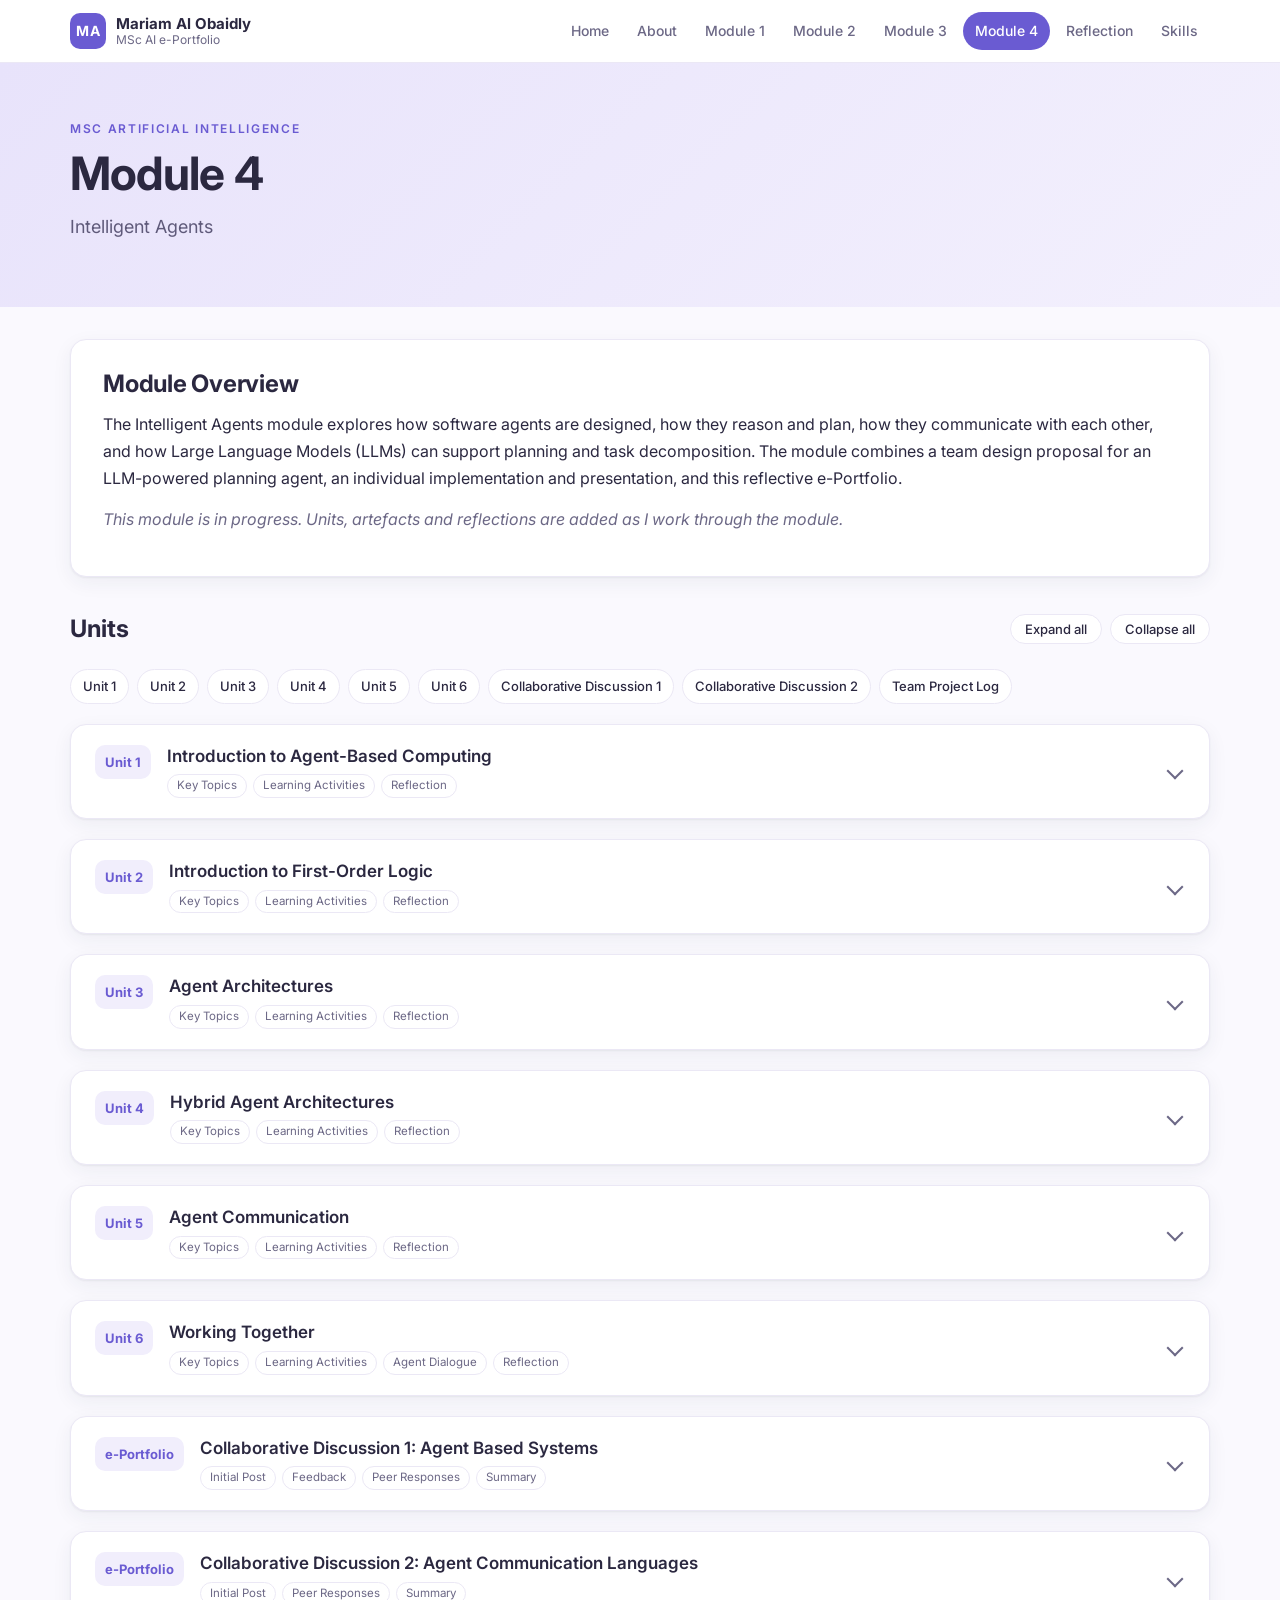
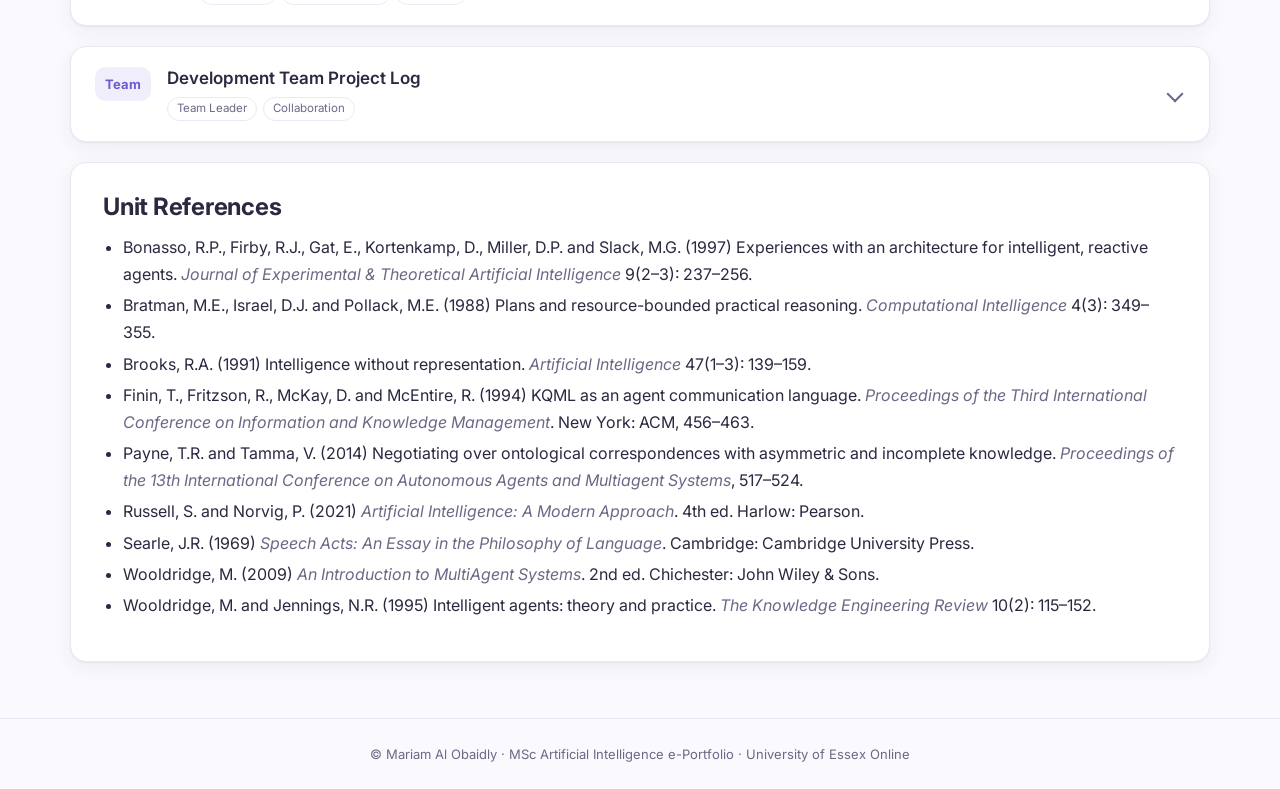
<file: module4.html>
<!DOCTYPE html>
<html lang="en">
<head>
  <meta charset="utf-8" />
  <meta name="viewport" content="width=device-width, initial-scale=1" />
  <title>Module 4 – Intelligent Agents | Mariam Al Obaidly</title>
  <link rel="preconnect" href="https://fonts.googleapis.com" />
  <link rel="preconnect" href="https://fonts.gstatic.com" crossorigin />
  <link href="https://fonts.googleapis.com/css2?family=Inter:wght@400;500;600;700&display=swap" rel="stylesheet" />
  <link rel="stylesheet" href="assets/css/modern.css" />
</head>
<body>
  <header class="topbar">
    <div class="topbar-inner">
      <a class="brand" href="index.html"><span class="brand-mark">MA</span><span class="brand-text"><strong>Mariam Al Obaidly</strong><small>MSc AI e-Portfolio</small></span></a>
      <button class="nav-toggle" aria-label="Open menu" aria-expanded="false">&#9776;</button>
      <nav class="nav">
          <a href="index.html">Home</a>
          <a href="about.html">About</a>
          <a href="module1.html">Module 1</a>
          <a href="module2.html">Module 2</a>
          <a href="module3.html">Module 3</a>
          <a href="module4.html" class="active" aria-current="page">Module 4</a>
          <a href="reflection.html">Reflection</a>
          <a href="skills.html">Skills</a>
      </nav>
    </div>
  </header>
  <section class="hero">
    <div class="wrap">
      <p class="eyebrow">MSc Artificial Intelligence</p>
      <h1>Module 4</h1>
      <p class="hero-sub">Intelligent Agents</p>
    </div>
  </section>
  <main class="wrap page">
    <section class="card prose overview"><h2>Module Overview</h2>
<p>The Intelligent Agents module explores how software agents are designed, how they reason and plan, how they communicate with each other, and how Large Language Models (LLMs) can support planning and task decomposition. The module combines a team design proposal for an LLM-powered planning agent, an individual implementation and presentation, and this reflective e-Portfolio.</p>
<p><em>This module is in progress. Units, artefacts and reflections are added as I work through the module.</em></p>
    </section>
    <div class="units-head">
      <h2>Units</h2>
      <div class="units-tools"><button class="btn-ghost" data-expand="all">Expand all</button><button class="btn-ghost" data-expand="none">Collapse all</button></div>
    </div>
    <nav class="chips">
        <a class="chip" href="#unit-1">Unit 1</a>
        <a class="chip" href="#unit-2">Unit 2</a>
        <a class="chip" href="#unit-3">Unit 3</a>
        <a class="chip" href="#unit-4">Unit 4</a>
        <a class="chip" href="#unit-5">Unit 5</a>
        <a class="chip" href="#unit-6">Unit 6</a>
        <a class="chip" href="#cd1">Collaborative Discussion 1</a>
        <a class="chip" href="#cd2">Collaborative Discussion 2</a>
        <a class="chip" href="#team-project">Team Project Log</a>
    </nav>

    <details class="unit card" id="unit-1">
      <summary><span class="badge">Unit 1</span><span class="unit-title">Introduction to Agent-Based Computing</span><span class="unit-tags"><span class="tag">Key Topics</span><span class="tag">Learning Activities</span><span class="tag">Reflection</span></span><span class="chev" aria-hidden="true"></span></summary>
      <div class="unit-body prose">
<h3>Key Topics</h3>
<ul>
<li>The five trends in computing that led to agent-based systems: ubiquity, interconnection, intelligence, delegation and human-orientation (Wooldridge, 2009).</li>
<li>What makes a program an agent: autonomy, reactivity, proactiveness and social ability (Wooldridge and Jennings, 1995).</li>
<li>Types of agents (simple reflex, model-based, goal-based, utility-based and learning) and properties of environments (Russell and Norvig, 2021).</li>
<li>Adjustable autonomy: when an agent should hand a decision back to a human.</li>
</ul>
<h3>Learning Activities</h3>
<ul>
<li>Read Chapter 2 of Wooldridge (2009) and the Unit 1 lecturecast.</li>
<li>Attended the introductory seminar on the module assessments and team working.</li>
<li>Posted my Initial Post for Collaborative Discussion 1 (see below).</li>
<li>Contacted my team and started organising the Development Team Project (see the Team Project Log).</li>
</ul>
<h3>Reflection</h3>
<p>The most useful idea for me in this unit was the difference between a normal program and an agent. A script runs the same steps every time, while an agent notices what is happening around it and decides what to do. As a network engineer, I could see this clearly: our monitoring tools raise alerts, but they do not decide anything. This made me think more carefully about how much freedom I would actually give an agent, which became the main theme of my first discussion post.</p>
      </div>
    </details>

    <details class="unit card" id="unit-2">
      <summary><span class="badge">Unit 2</span><span class="unit-title">Introduction to First-Order Logic</span><span class="unit-tags"><span class="tag">Key Topics</span><span class="tag">Learning Activities</span><span class="tag">Reflection</span></span><span class="chev" aria-hidden="true"></span></summary>
      <div class="unit-body prose">
<h3>Key Topics</h3>
<ul>
<li>Why agents need a precise language: natural language is ambiguous, while first-order logic (FOL) gives each sentence one meaning that is either true or false.</li>
<li>Constants, variables, predicates and functions; connectives (&and;, &or;, &not;, &rArr;, &hArr;).</li>
<li>Quantifiers (&forall; and &exist;) and why their order changes the meaning.</li>
<li>Knowledge bases (TELL, ASK) and knowledge engineering (Russell and Norvig, 2021, Chapter 8).</li>
</ul>
<h3>Learning Activities</h3>
<ul>
<li>Studied Chapter 8 of Russell and Norvig (2021) in preparation for the Unit 2 seminar.</li>
<li>Attended the Unit 2 seminar on first-order logic and the team assignment.</li>
<li>Practised translating short networking statements into FOL, for example: &forall;x (Link(x) &and; Down(x)) &rArr; Alert(x).</li>
<li>Replied to peer feedback on my Initial Post.</li>
</ul>
<h3>Reflection</h3>
<p>First-order logic was not easy for me at first, mainly because of the number of new symbols. What helped was linking each idea to something I already know from networking, such as treating a predicate like a yes/no check on a device. I also realised that the shared data format in our team project is a simple version of the same idea: all agents need to agree on the meaning of the information they exchange.</p>
      </div>
    </details>

    <details class="unit card" id="unit-3">
      <summary><span class="badge">Unit 3</span><span class="unit-title">Agent Architectures</span><span class="unit-tags"><span class="tag">Key Topics</span><span class="tag">Learning Activities</span><span class="tag">Reflection</span></span><span class="chev" aria-hidden="true"></span></summary>
      <div class="unit-body prose">
<h3>Key Topics</h3>
<ul>
<li>Symbolic (deliberative) agents and their limits: the transduction and reasoning problems.</li>
<li>The agent control loop: see, update, act.</li>
<li>Practical reasoning and the role of commitment to plans (Bratman, Israel and Pollack, 1988); Beliefs, Desires and Intentions (BDI).</li>
<li>Reactive agents and the subsumption architecture (Brooks, 1991), and emergent behaviour.</li>
</ul>
<h3>Learning Activities</h3>
<ul>
<li>Studied the Unit 3 readings on agent architectures.</li>
<li>Wrote peer responses to colleagues and replied to further feedback in Collaborative Discussion 1.</li>
<li>Used the unit to shape the initial architecture for our team project, with a Planner that commits to a user-approved plan.</li>
</ul>
<h3>Reflection</h3>
<p>This unit connected directly to our team project. Before it, I was thinking about the system only as a set of steps. After studying Bratman's idea of commitment, I understood why our Planner should stick to the plan the user approves and only change it when the results are weak. I also learned to fix how the system should behave first, and only then choose the theory that describes it, instead of forcing the design to fit a name.</p>
      </div>
    </details>

    <details class="unit card" id="unit-4">
      <summary><span class="badge">Unit 4</span><span class="unit-title">Hybrid Agent Architectures</span><span class="unit-tags"><span class="tag">Key Topics</span><span class="tag">Learning Activities</span><span class="tag">Reflection</span></span><span class="chev" aria-hidden="true"></span></summary>
      <div class="unit-body prose">
<h3>Key Topics</h3>
<ul>
<li>Why hybrid architectures: combining fast reactive behaviour with planning by dividing an agent into layers (Wooldridge, 2009).</li>
<li>Horizontal layering, where every layer proposes an action and a control subsystem chooses (e.g. TouringMachines).</li>
<li>Vertical layering, one-pass and two-pass, with bottom-up activation and top-down execution (e.g. InteRRaP).</li>
<li>The 3T architecture: planning, sequencing and skills (Bonasso et al., 1997).</li>
<li>Critique of layered designs: practical and widely used, but harder to analyse, and layer interactions can be complex.</li>
</ul>
<h3>Learning Activities</h3>
<ul>
<li>Studied Section 5.2 of Wooldridge (2009) and the Unit 4 lecturecast.</li>
<li>Attended the Unit 4 seminar on hybrid architectures, their trade-offs (inter-layer latency, state consistency and design complexity) and the team assessment.</li>
<li>Used the unit to finalise our team's architecture: a Planner-led multi-agent system inspired by the functional separation in 3T.</li>
</ul>
<h3>Reflection</h3>
<p>This unit helped me describe our team design honestly. At first I wanted to call it a vertical layered architecture, but I realised that 3T, InteRRaP and TouringMachines all describe layers inside one agent, while our system has four separate agents. So we described it as "inspired by" 3T rather than claiming it is 3T. The seminar also made me think about the weakness of our design: the Planner coordinates everything, so it can become a single point of failure. This is why limited retries and clear error messages became part of our design.</p>
      </div>
    </details>

    <details class="unit card" id="unit-5">
      <summary><span class="badge">Unit 5</span><span class="unit-title">Agent Communication</span><span class="unit-tags"><span class="tag">Key Topics</span><span class="tag">Learning Activities</span><span class="tag">Reflection</span></span><span class="chev" aria-hidden="true"></span></summary>
      <div class="unit-body prose">
<h3>Key Topics</h3>
<ul>
<li>Speech act theory: speaking is a form of action, and every message has a purpose (performative) and a content (Searle, 1969).</li>
<li>KQML as the outer language of a message (performative, sender, receiver, reply links) and KIF as the content language, based on first-order logic (Finin et al., 1994).</li>
<li>Ontologies as a shared vocabulary, and aligning different ontologies through dialogue without revealing everything (Payne and Tamma, 2014).</li>
<li>Weaknesses of KQML: loose semantics, poor interoperability between implementations and no commissive performatives.</li>
</ul>
<h3>Learning Activities</h3>
<ul>
<li>Watched the Unit 5 lecturecast and read Finin et al. (1994) and Payne and Tamma (2014).</li>
<li>Posted my Initial Post for Collaborative Discussion 2 on agent communication languages (see below).</li>
<li>Continued leading the team project: reviewed the first drafts of all four sections and gave feedback.</li>
</ul>
<h3>Reflection</h3>
<p>KQML was easier for me to understand when I compared it to a network packet: the KQML part works like the header, saying who sends the message, to whom and what kind of message it is, while the KIF content is like the payload. This unit also explained a decision in our team project. We chose a small set of message types inspired by KQML instead of the full language, because all our agents are built by one team and in one language. We kept the clear intent of each message without the extra complexity.</p>
      </div>
    </details>

    <details class="unit card" id="unit-6">
      <summary><span class="badge">Unit 6</span><span class="unit-title">Working Together</span><span class="unit-tags"><span class="tag">Key Topics</span><span class="tag">Learning Activities</span><span class="tag">Agent Dialogue</span><span class="tag">Reflection</span></span><span class="chev" aria-hidden="true"></span></summary>
      <div class="unit-body prose">
<h3>Key Topics</h3>
<ul>
<li>Agent dialogues: chains of KQML messages linked by <code>:reply-with</code> and <code>:in-reply-to</code>.</li>
<li>Facilitators: special agents that know what other agents can do and route requests to them (Finin et al., 1994).</li>
<li>Evaluating agent communication languages: strengths (separating purpose from content, linked messages, extensibility) and weaknesses (verbosity, unclear semantics, the need for a shared ontology), and the later move to FIPA-ACL (Wooldridge, 2009).</li>
</ul>
<h3>Learning Activities</h3>
<ul>
<li>Studied the Unit 6 materials on agent dialogues and facilitators.</li>
<li>Wrote peer responses in Collaborative Discussion 2.</li>
<li>Completed the e-Portfolio activity "Creating Agent Dialogues" (below).</li>
<li>Coordinated the final sections of the team report before combining and submitting it.</li>
</ul>
<h3>e-Portfolio Activity: Creating Agent Dialogues</h3>
<p><strong>Task:</strong> create a KQML and KIF dialogue between Alice, an agent that procures stock, and Bob, an agent that controls the stock levels of a warehouse. Alice asks Bob about the available stock of 50-inch televisions and the number of HDMI slots they have.</p>
<pre><code>; 1. Alice asks Bob about the stock of 50-inch TVs
(ask-one
   :sender      Alice
   :receiver    Bob
   :language    KIF
   :ontology    warehouse-stock
   :reply-with  q1
   :content     (stock-level tv-50inch ?quantity))

; 2. Bob replies: 80 units in stock
(tell
   :sender       Bob
   :receiver     Alice
   :language     KIF
   :ontology     warehouse-stock
   :in-reply-to  q1
   :content      (stock-level tv-50inch 80))

; 3. Alice asks Bob about the number of HDMI slots
(ask-one
   :sender      Alice
   :receiver    Bob
   :language    KIF
   :ontology    warehouse-stock
   :reply-with  q2
   :content     (hdmi-slots tv-50inch ?slots))

; 4. Bob replies: 3 HDMI slots
(tell
   :sender       Bob
   :receiver     Alice
   :language     KIF
   :ontology     warehouse-stock
   :in-reply-to  q2
   :content      (hdmi-slots tv-50inch 3))</code></pre>
<p><strong>Explanation.</strong> In this dialogue, Alice uses the <em>ask-one</em> performative because she needs one specific value from Bob, and Bob uses <em>tell</em> to give her the answer. Each question has its own label (<code>:reply-with q1</code> and <code>q2</code>), and Bob uses <code>:in-reply-to</code> in his answers, so Alice knows which answer belongs to which question. This is useful when an agent sends more than one question at the same time.</p>
<p>The content is written in KIF, where the relation comes first, then the object, then the value. A variable such as <code>?quantity</code> shows the value Alice is asking for. Both agents use the same ontology (<em>warehouse-stock</em>), so they understand terms such as <em>stock-level</em> and <em>hdmi-slots</em> in the same way. Without this shared ontology, Bob might not understand what Alice is asking for (Finin et al., 1994; Wooldridge, 2009).</p>
<h3>Reflection</h3>
<p>Writing the dialogue myself showed me small details that I missed when only reading about KQML. My first attempts used the wrong performative for Bob's answer and the same label for both questions, which would have made it impossible for Alice to match each answer to its question. This made the role of <code>:reply-with</code> and <code>:in-reply-to</code> very clear to me. It also connected to our team project, where each message carries a question identifier for the same reason, and where the Planner routes all messages in a way similar to a facilitator.</p>
      </div>
    </details>

    <details class="unit card" id="cd1">
      <summary><span class="badge">e-Portfolio</span><span class="unit-title">Collaborative Discussion 1: Agent Based Systems</span><span class="unit-tags"><span class="tag">Initial Post</span><span class="tag">Feedback</span><span class="tag">Peer Responses</span><span class="tag">Summary</span></span><span class="chev" aria-hidden="true"></span></summary>
      <div class="unit-body prose">
<h3>Initial Post (25 October 2026)</h3>
<p>When I look back at how my work as a network engineer has changed, the reasons behind the rise of agent-based systems feel very familiar. Wooldridge (2009) links it to five trends in computing: ubiquity, interconnection, intelligence, delegation and human-orientation. I can see most of them in my own workplace. Our network is no longer in one building or even one country; we now support branches on several continents. On top of that, attacks and updates arrive so quickly that, honestly, a human team cannot keep up with all of them. At that point, handing some of the work to software that can act on its own becomes a practical need rather than a choice (Wooldridge and Jennings, 1995).</p>
<p>We have already seen the benefits. We use an automated monitoring system that checks the performance of all our devices every day, from IP phones to switches and firewalls. It never stops, while our team works seven-hour shifts, and it catches details that we sometimes missed during manual checks. For me, this is autonomy and reactivity in practice.</p>
<p>That said, we have been careful. We do not let these systems make decisions on critical parts of the network. If an automated tool decided to block traffic that turned out to be important, it could take a live channel off air, and in broadcasting that is a serious risk. Wooldridge (2009) describes this balance as adjustable autonomy: the decision should go back to a person when the potential harm is high. In my view, two things would make us more comfortable: letting the agent suggest an action that an engineer approves first (Parasuraman, Sheridan and Wickens, 2000), and testing it for a long period in a lab environment before it goes live.</p>
<p>So, I see agents as a real benefit for organisations, but trust has to be built step by step, especially where the cost of a mistake is high.</p>

<h3>Feedback Received and My Replies</h3>
<ul>
<li><strong>Agnieszka (26 Oct):</strong> argued that waiting for human approval can be too slow during time-critical incidents. <em>My reply:</em> autonomy should depend on risk, with small urgent actions automated and high-impact actions still approved by an engineer.</li>
<li><strong>Mark (27 Oct):</strong> pointed out that people may over-rely on the agent, and that approval does not fix a poorly chosen objective. <em>My reply:</em> clarified that our current system is monitoring only, and agreed that agents should explain their reasoning and that thresholds need regular review.</li>
<li><strong>Adam (31 Oct):</strong> highlighted skill loss through automation (Bainbridge, 1983) and suggested shadow mode and rollback. <em>My reply:</em> shadow mode gives a measurable way to judge readiness, and keeping people's skills sharp should be part of the design.</li>
</ul>

<h3>My Peer Responses</h3>
<ul>
<li><strong>To Agnieszka:</strong> questioned whether wider adoption of agents means deeper trust, and supported hybrid designs where the LLM plans and rules constrain actions.</li>
<li><strong>To Mark:</strong> used a networking example of a tool rewarded for closing alerts quickly while faults remain, and suggested involving affected stakeholders when defining objectives.</li>
<li><strong>To Adam:</strong> noted a tension between upgrading agents individually and unpredictable interactions between agents, and answered his question using reliability and the cost of errors (Parasuraman, Sheridan and Wickens, 2000) and adjustable autonomy in teams (Scerri, Pynadath and Tambe, 2002).</li>
</ul>

<h3>Summary Post</h3>
<p>In my initial post, I said that agent-based systems became popular because of the trends Wooldridge (2009) describes, especially interconnection and delegation. I also said that important decisions should stay with people. The agent suggests, an engineer approves (Parasuraman, Sheridan and Wickens, 2000), and trust is built step by step.</p>
<p>My colleagues made me look at this again from three angles. Agnieszka pointed out that waiting for approval can be too slow when an attack is moving fast. That made me realise one rule for everything does not work. Small, urgent actions can be automated, while anything that could cause serious harm should still need approval. For me, that is what adjustable autonomy really means (Wooldridge, 2009).</p>
<p>Mark showed me that approval on its own is not enough. People can start trusting the agent&rsquo;s suggestions too easily (Onnasch et al., 2014), and approving a decision does not fix a wrong objective. Adam then added something I had not thought about at all: if automation does the routine work, people may lose the skills they need when they have to step in (Bainbridge, 1983). His ideas of shadow mode and rollback gave me a practical way to measure trust instead of just feeling it.</p>
<p>Unit 3 helped me put this together. A reactive agent is fast but does not plan, and a deliberative agent thinks carefully but can be too slow (Brooks, 1991; Wooldridge, 2009). Honestly, after this discussion, I think organisations need something in between: quick reactions for low-risk events, and a slower, more careful layer when a mistake would be costly.</p>
<p>So my view has changed. I still believe agents bring real benefits, but what matters most is not how much freedom they have. It is how well that freedom is designed.</p>

<h3>How My View Changed</h3>
<p>I started the discussion believing that critical decisions should always wait for human approval. My colleagues showed me that this can be too slow, that approval alone does not guarantee good decisions, and that automation can weaken the skills people need when they step in. I now think the real question is not how much autonomy an agent has, but how well that autonomy is designed.</p>

<h3>References</h3>
<ul>
<li>Bainbridge, L. (1983) Ironies of automation. <em>Automatica</em> 19(6): 775&ndash;779.</li>
<li>Brooks, R.A. (1991) Intelligence without representation. <em>Artificial Intelligence</em> 47(1&ndash;3): 139&ndash;159.</li>
<li>Onnasch, L., Wickens, C.D., Li, H. and Manzey, D. (2014) Human performance consequences of stages and levels of automation: an integrated meta-analysis. <em>Human Factors</em> 56(3): 476&ndash;488.</li>
<li>Parasuraman, R., Sheridan, T.B. and Wickens, C.D. (2000) A model for types and levels of human interaction with automation. <em>IEEE Transactions on Systems, Man, and Cybernetics &ndash; Part A: Systems and Humans</em> 30(3): 286&ndash;297.</li>
<li>Scerri, P., Pynadath, D.V. and Tambe, M. (2002) Towards adjustable autonomy for the real world. <em>Journal of Artificial Intelligence Research</em> 17: 171&ndash;228.</li>
<li>Wooldridge, M. (2009) <em>An Introduction to MultiAgent Systems</em>. 2nd ed. New York: John Wiley &amp; Sons.</li>
<li>Wooldridge, M. and Jennings, N.R. (1995) Intelligent agents: theory and practice. <em>The Knowledge Engineering Review</em> 10(2): 115&ndash;152.</li>
</ul>
      </div>
    </details>

    <details class="unit card" id="cd2">
      <summary><span class="badge">e-Portfolio</span><span class="unit-title">Collaborative Discussion 2: Agent Communication Languages</span><span class="unit-tags"><span class="tag">Initial Post</span><span class="tag">Peer Responses</span><span class="tag">Summary</span></span><span class="chev" aria-hidden="true"></span></summary>
      <div class="unit-body prose">
<p><strong>Question:</strong> What are the potential advantages and disadvantages of the use of agent communication languages such as KQML? How do they compare with method invocation in Python or Java?</p>
<h3>Initial Post</h3>
<p>KQML, which stands for Knowledge Query and Manipulation Language, provides a common language that allows agents to communicate and exchange information and requests. It helps each agent understand the purpose of the message it receives (Finin et al., 1994).</p>
<p>A main advantage of KQML is that it makes communication easier between agents built with different technologies (Labrou, Finin and Peng, 1999). It also allows agents to request information or send results without knowing how the other agent works. Another advantage is that new agents can be added without redesigning the whole system, as long as they follow the same communication protocol.</p>
<p>On the other hand, KQML may increase system complexity because of the different types of messages. It also does not guarantee that all agents understand the message content in the same way, so a shared ontology is needed (Wooldridge, 2009). Exchanging and processing messages also adds time and computational cost.</p>
<p>The main difference is that KQML sends a request to an independent agent, which can accept or reject it based on its capabilities and goals. In contrast, method invocation directly calls a method to perform a specific task, without giving the receiving component the same level of decision-making autonomy (Jennings, 2000).</p>
<p>In my opinion, KQML is more suitable for systems where independent agents need to communicate and cooperate, while method invocation is more suitable for simple systems with predefined tasks. For example, a multi-agent system can use a simple communication approach inspired by KQML, with only a few message types such as request, result, error and done. This keeps the intent of each message clear without adding complexity. Using a multi-agent system does not necessarily mean using the full KQML language, but rather choosing what suits the project's requirements and size.</p>
<h3>Peer Responses</h3>
<p><strong>To Igor:</strong></p>
<p>Thank you, Igor, for a very detailed post. I especially liked your point that the real difference between KQML and method invocation is about who decides, not how the message is delivered.</p>
<p>I agree with your conclusion that method invocation belongs inside an agent and an agent protocol between agents. In practice, this seems like a balanced approach: inside each agent, normal method calls keep the code simple and easy to test, while between agents a small set of clear message types can show the intent of each request without the full complexity of KQML (Finin et al., 1994).</p>
<p>I also found your point about A2A and LLMs interesting, especially the risk that a misunderstanding appears as a plausible wrong answer rather than an error. In my view, this makes human oversight more important when an LLM infers intent. For example, in systems where an LLM acts as a controller that plans subtasks and assigns them to other components, as in HuggingGPT (Shen et al., 2023), asking the user to confirm the plan before it runs could catch a misunderstood request early, before it affects the final result.</p>
<p>Do you think newer protocols such as A2A should include a simple confirmation step like this, or should it stay outside the protocol, in the application itself?</p>
<p><strong>To Mark:</strong></p>
<p>Thank you, Mark, for your clear post. I liked your idea of "agreement without disclosure", because this is something method invocation cannot do.</p>
<p>I agree that method invocation is the better choice when the components are known and trusted. I think the choice depends on the relationship between the components, not only on the technology. If one team designs all the agents, a small set of simple message types may be enough, because all the agents already understand the same meanings. But if the agents are built by different organisations, they need a more complete language and a shared ontology (Labrou, Finin and Peng, 1999).</p>
<p>I also agree with your point about the cost of dialogue. More messages mean more delay, and if the performatives are not clear, the agents can still misunderstand each other. This is one of the reasons FIPA ACL later gave messages a clearer meaning than KQML (Wooldridge, 2009).</p>
<p>However, I am not sure the privacy benefit is important in every system. When the agents belong to the same organisation, they usually do not need to hide information from each other, so the extra messages may add cost but give little benefit.</p>
<p>In your opinion, which kinds of systems really need this level of privacy between agents?</p>
<h3>Summary Post</h3>
<p><em>To be added in Unit 7.</em></p>
<h3>References</h3>
<ul>
<li>Finin, T., Fritzson, R., McKay, D. and McEntire, R. (1994) KQML as an agent communication language. <em>Proceedings of the Third International Conference on Information and Knowledge Management</em>. New York: ACM, 456&ndash;463.</li>
<li>Jennings, N.R. (2000) On agent-based software engineering. <em>Artificial Intelligence</em> 117(2): 277&ndash;296.</li>
<li>Labrou, Y., Finin, T. and Peng, Y. (1999) Agent communication languages: the current landscape. <em>IEEE Intelligent Systems</em> 14(2): 45&ndash;52.</li>
<li>Shen, Y., Song, K., Tan, X., Li, D., Lu, W. and Zhuang, Y. (2023) HuggingGPT: Solving AI tasks with ChatGPT and its friends in Hugging Face. <em>Advances in Neural Information Processing Systems</em> 36.</li>
<li>Wooldridge, M.J. (2009) <em>An Introduction to MultiAgent Systems</em>. 2nd edn. Chichester: John Wiley &amp; Sons.</li>
</ul>
      </div>
    </details>

    <details class="unit card" id="team-project">
      <summary><span class="badge">Team</span><span class="unit-title">Development Team Project Log</span><span class="unit-tags"><span class="tag">Team Leader</span><span class="tag">Collaboration</span></span><span class="chev" aria-hidden="true"></span></summary>
      <div class="unit-body prose">
<p>Our team of four is writing a design proposal for an LLM-powered planning agent for academic research. I am the team leader. This log records the main steps and my role in them.</p>
<div class="table-wrapper"><table>
<thead><tr><th>Date</th><th>What happened</th><th>My role / note</th></tr></thead>
<tbody>
<tr><td>25 Oct 2026</td><td>Emailed the team to start the project, shared a proposed plan and asked members to choose their sections.</td><td>Took the lead in starting communication.</td></tr>
<tr><td>26 Oct 2026</td><td>Followed up with the team in the Blackboard group chat.</td><td>Wanted to make sure everyone had seen the email.</td></tr>
<tr><td>27 Oct 2026</td><td>Two members chose their sections and agreed that I continue as team leader. I asked the remaining member to get in touch.</td><td>Roles mostly settled.</td></tr>
<tr><td>28 Oct 2026</td><td>Defined how the system should behave step by step, then reviewed which theory from Units 3 and 4 matched it.</td><td>Learned to fix the behaviour first, then choose the theory.</td></tr>
<tr><td>30 Oct 2026</td><td>Updated the tutor on team communication; the tutor advised us to continue as planned and contacted the member directly. Sent the team a comparison of free tools and my proposal.</td><td>Was honest that I had not used the tools myself and asked for the team's experience.</td></tr>
<tr><td>1 Nov 2026</td><td>Sent the team an initial architecture and the system steps for discussion, and corrected an earlier statement about the project domain.</td><td>Correcting myself openly felt important for trust in the team.</td></tr>
<tr><td>3 Nov 2026</td><td>Created a WhatsApp group. Members confirmed they would review the proposals, and one asked for a contingency plan, so I proposed one. The remaining member then replied and joined the team.</td><td>A backup plan reassures the team, even if it is not needed.</td></tr>
<tr><td>3 Nov 2026</td><td>Found that the department requires a signed team contract. Filled in the official template for the team to agree by email.</td><td>We had missed this at the start, so I fixed it.</td></tr>
<tr><td>4 Nov 2026</td><td>All four members agreed to the team contract by email, and the signed copy was sent to the tutor.</td><td>The contract gave us clear rules for replies, deadlines and decisions.</td></tr>
<tr><td>8 Nov 2026</td><td>Posted the first weekly progress summary in the Group A discussion forum (Week 3), and re-sent the tools comparison that I had forgotten to attach earlier.</td><td>Started using the forum as a written record of our progress.</td></tr>
<tr><td>9 Nov 2026</td><td>The design and tools were approved, and I shared a Team Guide with notes for each section.</td><td>A single guide helped everyone work from the same design.</td></tr>
<tr><td>11&ndash;12 Nov 2026</td><td>Wrote my own section (Introduction and System Architecture) and drew Figure 1.</td><td>Drafted my ideas in Arabic first, then translated them myself.</td></tr>
<tr><td>12&ndash;13 Nov 2026</td><td>Answered a team member's detailed questions about the design by email and WhatsApp. We agreed on primary and secondary users and on presenting the users before the tools. Created a shared Google Drive folder, following her suggestion.</td><td>Her questions improved the design, and the shared folder made the files easier to find.</td></tr>
<tr><td>15 Nov 2026</td><td>All first drafts were submitted on time. Posted the Week 4 progress summary in the forum.</td><td>A clear deadline and reminders worked well.</td></tr>
<tr><td>16 Nov 2026</td><td>Reviewed all drafts against the brief and sent feedback to each member, including the word count limit.</td><td>Tried to give feedback that starts with strengths and asks rather than orders.</td></tr>
<tr><td>18 Nov 2026</td><td>Posted the Week 5 progress summary in the forum. All sections were moved into one Second Draft for discussion. The tutor confirmed we were on the right track and that the weekly forum summary was enough as our progress record. The team agreed that our two diagrams (system architecture and research planning workflow) meet the brief, so the member originally assigned the UML diagrams would focus on the Challenges section and final proofreading instead.</td><td>Adjusting roles to the real situation was better than producing extra diagrams that were not needed.</td></tr>
<tr><td>20&ndash;23 Nov 2026</td><td>A team member noticed that the brief's checklist asks for bulleted lists. The sections were converted to bullet points, the workflow diagram was corrected, and all final sections were completed.</td><td>A good catch by a teammate that also helped reduce our word count.</td></tr>
<tr><td>24 Nov 2026</td><td>Posted the Week 6 progress summary in the forum and started combining the report, checking the word count and references, proofreading and preparing the Turnitin check.</td><td>As leader, I am responsible for the final quality of the combined report.</td></tr>
</tbody></table></div>
      </div>
    </details>
    <section class="card prose overview"><h2>Unit References</h2>
<ul>
<li>Bonasso, R.P., Firby, R.J., Gat, E., Kortenkamp, D., Miller, D.P. and Slack, M.G. (1997) Experiences with an architecture for intelligent, reactive agents. <em>Journal of Experimental &amp; Theoretical Artificial Intelligence</em> 9(2&ndash;3): 237&ndash;256.</li>
<li>Bratman, M.E., Israel, D.J. and Pollack, M.E. (1988) Plans and resource-bounded practical reasoning. <em>Computational Intelligence</em> 4(3): 349&ndash;355.</li>
<li>Brooks, R.A. (1991) Intelligence without representation. <em>Artificial Intelligence</em> 47(1&ndash;3): 139&ndash;159.</li>
<li>Finin, T., Fritzson, R., McKay, D. and McEntire, R. (1994) KQML as an agent communication language. <em>Proceedings of the Third International Conference on Information and Knowledge Management</em>. New York: ACM, 456&ndash;463.</li>
<li>Payne, T.R. and Tamma, V. (2014) Negotiating over ontological correspondences with asymmetric and incomplete knowledge. <em>Proceedings of the 13th International Conference on Autonomous Agents and Multiagent Systems</em>, 517&ndash;524.</li>
<li>Russell, S. and Norvig, P. (2021) <em>Artificial Intelligence: A Modern Approach</em>. 4th ed. Harlow: Pearson.</li>
<li>Searle, J.R. (1969) <em>Speech Acts: An Essay in the Philosophy of Language</em>. Cambridge: Cambridge University Press.</li>
<li>Wooldridge, M. (2009) <em>An Introduction to MultiAgent Systems</em>. 2nd ed. Chichester: John Wiley &amp; Sons.</li>
<li>Wooldridge, M. and Jennings, N.R. (1995) Intelligent agents: theory and practice. <em>The Knowledge Engineering Review</em> 10(2): 115&ndash;152.</li>
</ul>
    </section>
  </main>
  <footer class="footer">
    <div class="wrap">&copy; Mariam Al Obaidly &middot; MSc Artificial Intelligence e-Portfolio &middot; University of Essex Online</div>
  </footer>
  <script src="assets/js/modern.js"></script>
</body>
</html>
</file>
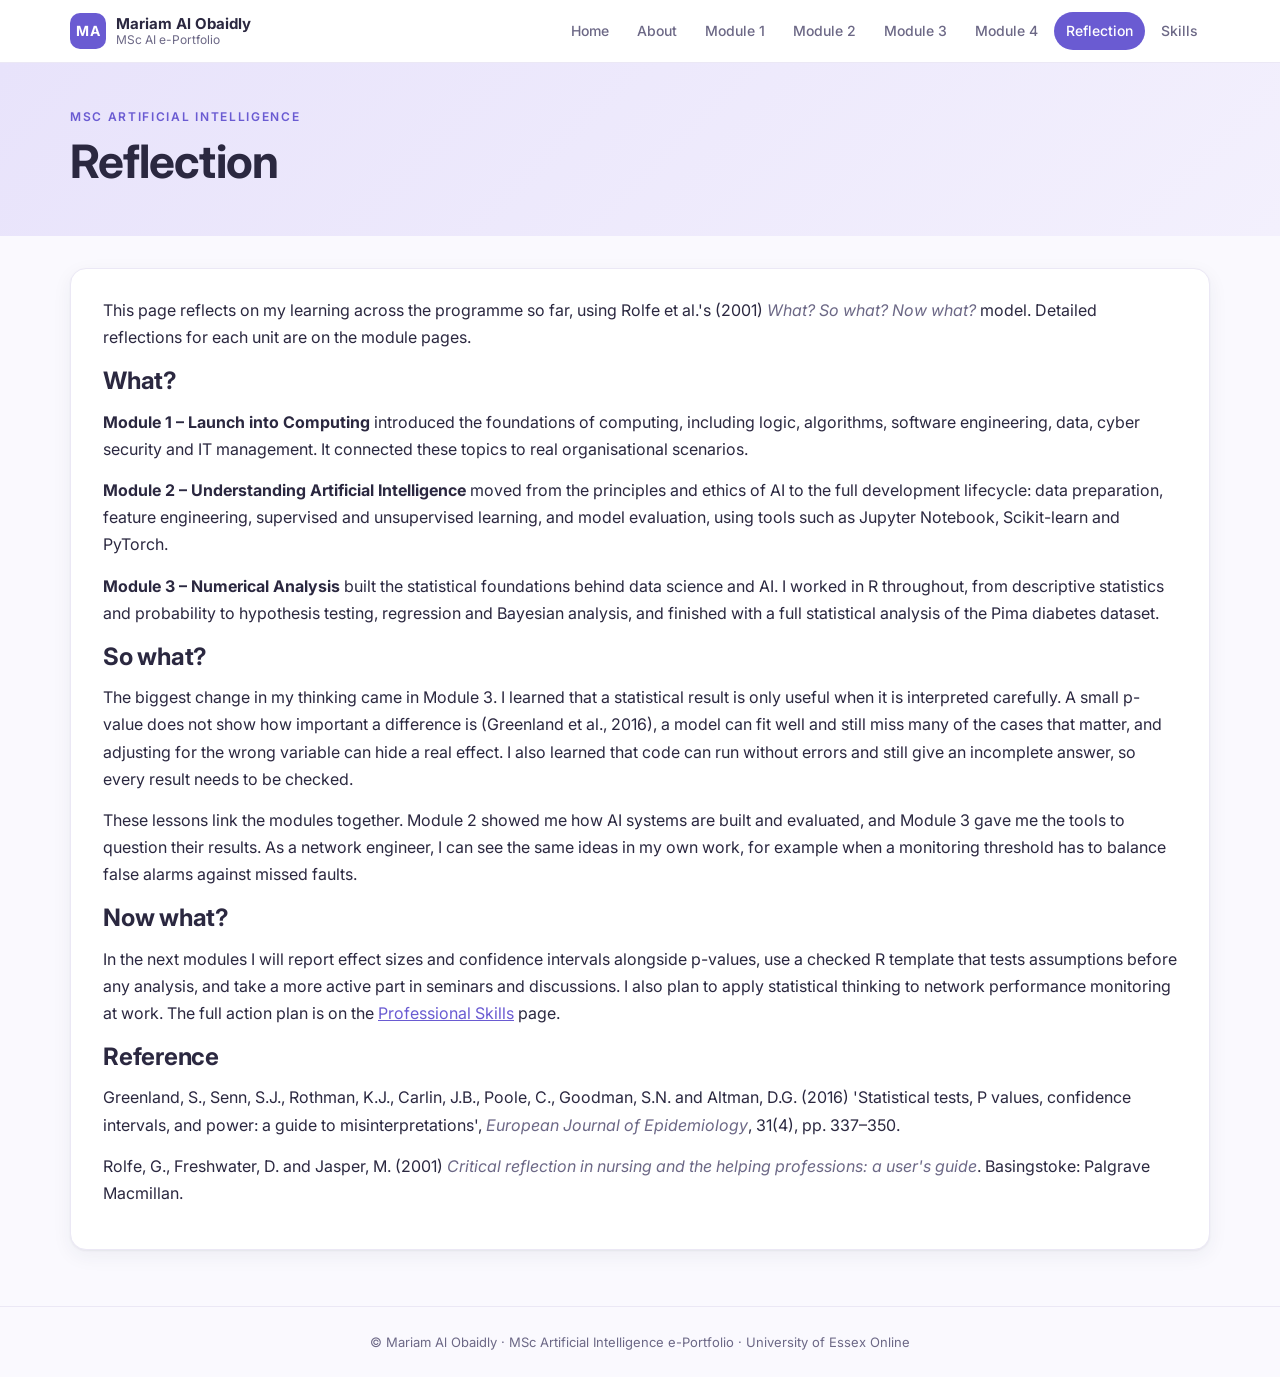
<file: reflection.html>
<!DOCTYPE html>
<html lang="en">
<head>
  <meta charset="utf-8" />
  <meta name="viewport" content="width=device-width, initial-scale=1" />
  <title>Reflection | Mariam Al Obaidly</title>
  <link rel="preconnect" href="https://fonts.googleapis.com" />
  <link rel="preconnect" href="https://fonts.gstatic.com" crossorigin />
  <link href="https://fonts.googleapis.com/css2?family=Inter:wght@400;500;600;700&display=swap" rel="stylesheet" />
  <link rel="stylesheet" href="assets/css/modern.css" />
</head>
<body>
  <header class="topbar">
    <div class="topbar-inner">
      <a class="brand" href="index.html"><span class="brand-mark">MA</span><span class="brand-text"><strong>Mariam Al Obaidly</strong><small>MSc AI e-Portfolio</small></span></a>
      <button class="nav-toggle" aria-label="Open menu" aria-expanded="false">&#9776;</button>
      <nav class="nav">
          <a href="index.html">Home</a>
          <a href="about.html">About</a>
          <a href="module1.html">Module 1</a>
          <a href="module2.html">Module 2</a>
          <a href="module3.html">Module 3</a>
          <a href="module4.html">Module 4</a>
          <a href="reflection.html" class="active" aria-current="page">Reflection</a>
          <a href="skills.html">Skills</a>
      </nav>
    </div>
  </header>
  <section class="hero hero-sm">
    <div class="wrap">
      <p class="eyebrow">MSc Artificial Intelligence</p>
      <h1>Reflection</h1>
    </div>
  </section>
  <main class="wrap page">
    <section class="card prose">
<p>This page reflects on my learning across the programme so far, using Rolfe et al.'s (2001) <em>What? So what? Now what?</em> model. Detailed reflections for each unit are on the module pages.</p>
<h2>What?</h2>
<p><strong>Module 1 – Launch into Computing</strong> introduced the foundations of computing, including logic, algorithms, software engineering, data, cyber security and IT management. It connected these topics to real organisational scenarios.</p>
<p><strong>Module 2 – Understanding Artificial Intelligence</strong> moved from the principles and ethics of AI to the full development lifecycle: data preparation, feature engineering, supervised and unsupervised learning, and model evaluation, using tools such as Jupyter Notebook, Scikit-learn and PyTorch.</p>
<p><strong>Module 3 – Numerical Analysis</strong> built the statistical foundations behind data science and AI. I worked in R throughout, from descriptive statistics and probability to hypothesis testing, regression and Bayesian analysis, and finished with a full statistical analysis of the Pima diabetes dataset.</p>
<h2>So what?</h2>
<p>The biggest change in my thinking came in Module 3. I learned that a statistical result is only useful when it is interpreted carefully. A small p-value does not show how important a difference is (Greenland et al., 2016), a model can fit well and still miss many of the cases that matter, and adjusting for the wrong variable can hide a real effect. I also learned that code can run without errors and still give an incomplete answer, so every result needs to be checked.</p>
<p>These lessons link the modules together. Module 2 showed me how AI systems are built and evaluated, and Module 3 gave me the tools to question their results. As a network engineer, I can see the same ideas in my own work, for example when a monitoring threshold has to balance false alarms against missed faults.</p>
<h2>Now what?</h2>
<p>In the next modules I will report effect sizes and confidence intervals alongside p-values, use a checked R template that tests assumptions before any analysis, and take a more active part in seminars and discussions. I also plan to apply statistical thinking to network performance monitoring at work. The full action plan is on the <a href="skills.html">Professional Skills</a> page.</p>
<h2>Reference</h2>
<p>Greenland, S., Senn, S.J., Rothman, K.J., Carlin, J.B., Poole, C., Goodman, S.N. and Altman, D.G. (2016) 'Statistical tests, P values, confidence intervals, and power: a guide to misinterpretations', <em>European Journal of Epidemiology</em>, 31(4), pp. 337–350.</p>
<p>Rolfe, G., Freshwater, D. and Jasper, M. (2001) <em>Critical reflection in nursing and the helping professions: a user's guide</em>. Basingstoke: Palgrave Macmillan.</p>
    </section>
  </main>
  <footer class="footer">
    <div class="wrap">&copy; Mariam Al Obaidly &middot; MSc Artificial Intelligence e-Portfolio &middot; University of Essex Online</div>
  </footer>
  <script src="assets/js/modern.js"></script>
</body>
</html>
</file>
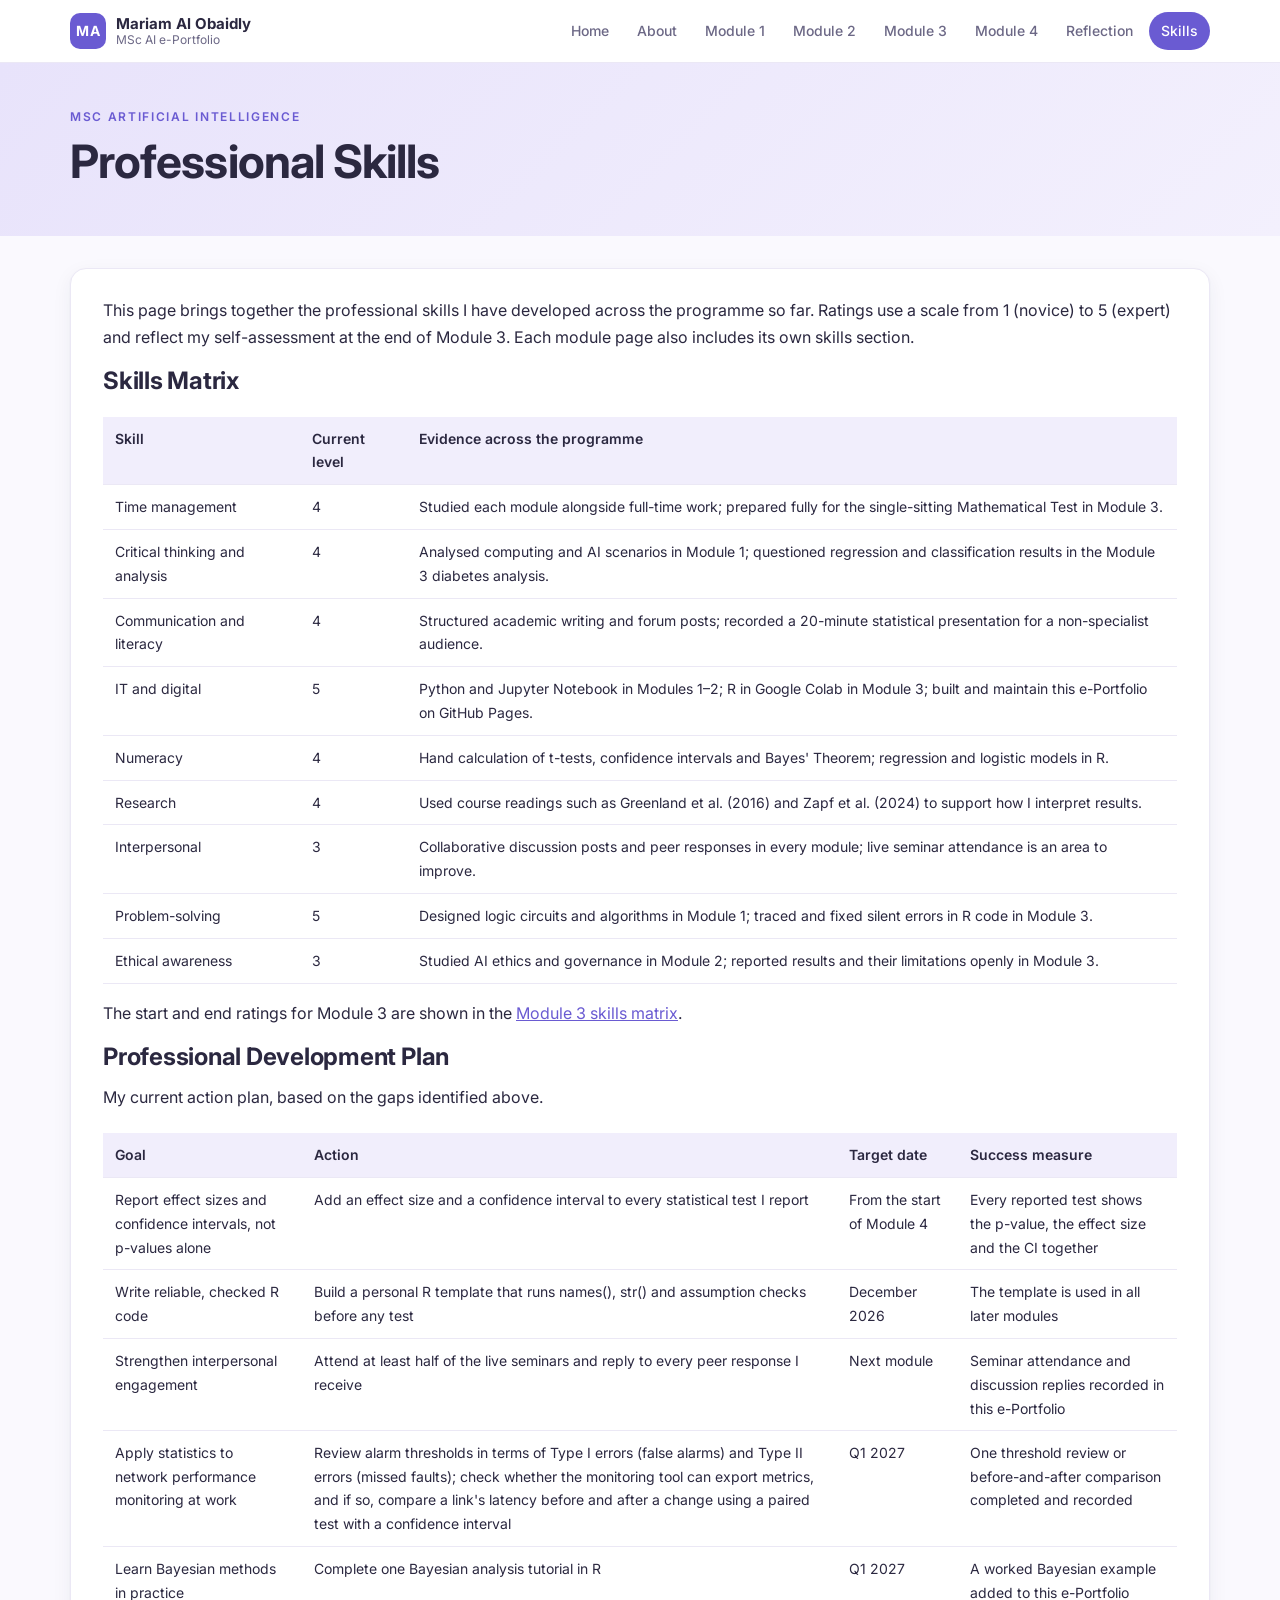
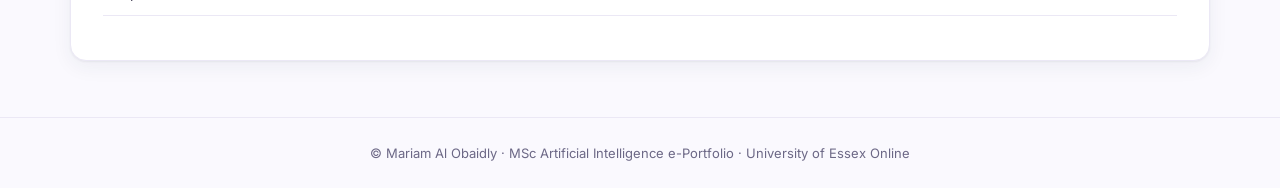
<file: skills.html>
<!DOCTYPE html>
<html lang="en">
<head>
  <meta charset="utf-8" />
  <meta name="viewport" content="width=device-width, initial-scale=1" />
  <title>Professional Skills | Mariam Al Obaidly</title>
  <link rel="preconnect" href="https://fonts.googleapis.com" />
  <link rel="preconnect" href="https://fonts.gstatic.com" crossorigin />
  <link href="https://fonts.googleapis.com/css2?family=Inter:wght@400;500;600;700&display=swap" rel="stylesheet" />
  <link rel="stylesheet" href="assets/css/modern.css" />
</head>
<body>
  <header class="topbar">
    <div class="topbar-inner">
      <a class="brand" href="index.html"><span class="brand-mark">MA</span><span class="brand-text"><strong>Mariam Al Obaidly</strong><small>MSc AI e-Portfolio</small></span></a>
      <button class="nav-toggle" aria-label="Open menu" aria-expanded="false">&#9776;</button>
      <nav class="nav">
          <a href="index.html">Home</a>
          <a href="about.html">About</a>
          <a href="module1.html">Module 1</a>
          <a href="module2.html">Module 2</a>
          <a href="module3.html">Module 3</a>
          <a href="module4.html">Module 4</a>
          <a href="reflection.html">Reflection</a>
          <a href="skills.html" class="active" aria-current="page">Skills</a>
      </nav>
    </div>
  </header>
  <section class="hero hero-sm">
    <div class="wrap">
      <p class="eyebrow">MSc Artificial Intelligence</p>
      <h1>Professional Skills</h1>
    </div>
  </section>
  <main class="wrap page">
    <section class="card prose">
<p>This page brings together the professional skills I have developed across the programme so far. Ratings use a scale from 1 (novice) to 5 (expert) and reflect my self-assessment at the end of Module 3. Each module page also includes its own skills section.</p>
<h2>Skills Matrix</h2>
<div class="table-wrapper"><table>
<thead><tr><th>Skill</th><th>Current level</th><th>Evidence across the programme</th></tr></thead>
<tbody>
<tr><td>Time management</td><td>4</td><td>Studied each module alongside full-time work; prepared fully for the single-sitting Mathematical Test in Module 3.</td></tr>
<tr><td>Critical thinking and analysis</td><td>4</td><td>Analysed computing and AI scenarios in Module 1; questioned regression and classification results in the Module 3 diabetes analysis.</td></tr>
<tr><td>Communication and literacy</td><td>4</td><td>Structured academic writing and forum posts; recorded a 20-minute statistical presentation for a non-specialist audience.</td></tr>
<tr><td>IT and digital</td><td>5</td><td>Python and Jupyter Notebook in Modules 1–2; R in Google Colab in Module 3; built and maintain this e-Portfolio on GitHub Pages.</td></tr>
<tr><td>Numeracy</td><td>4</td><td>Hand calculation of t-tests, confidence intervals and Bayes' Theorem; regression and logistic models in R.</td></tr>
<tr><td>Research</td><td>4</td><td>Used course readings such as Greenland et al. (2016) and Zapf et al. (2024) to support how I interpret results.</td></tr>
<tr><td>Interpersonal</td><td>3</td><td>Collaborative discussion posts and peer responses in every module; live seminar attendance is an area to improve.</td></tr>
<tr><td>Problem-solving</td><td>5</td><td>Designed logic circuits and algorithms in Module 1; traced and fixed silent errors in R code in Module 3.</td></tr>
<tr><td>Ethical awareness</td><td>3</td><td>Studied AI ethics and governance in Module 2; reported results and their limitations openly in Module 3.</td></tr>
</tbody></table></div>
<p>The start and end ratings for Module 3 are shown in the <a href="module3.html#professional-skills-matrix-module-3">Module 3 skills matrix</a>.</p>
<h2>Professional Development Plan</h2>
<p>My current action plan, based on the gaps identified above.</p>
<div class="table-wrapper">
<table>
<thead>
<tr>
<th>Goal</th>
<th>Action</th>
<th>Target date</th>
<th>Success measure</th>
</tr>
</thead>
<tbody>
<tr>
<td>Report effect sizes and confidence intervals, not p-values alone</td>
<td>Add an effect size and a confidence interval to every statistical test I report</td>
<td>From the start of Module 4</td>
<td>Every reported test shows the p-value, the effect size and the CI together</td>
</tr>
<tr>
<td>Write reliable, checked R code</td>
<td>Build a personal R template that runs names(), str() and assumption checks before any test</td>
<td>December 2026</td>
<td>The template is used in all later modules</td>
</tr>
<tr>
<td>Strengthen interpersonal engagement</td>
<td>Attend at least half of the live seminars and reply to every peer response I receive</td>
<td>Next module</td>
<td>Seminar attendance and discussion replies recorded in this e-Portfolio</td>
</tr>
<tr>
<tr>
<td>Apply statistics to network performance monitoring at work</td>
<td>Review alarm thresholds in terms of Type I errors (false alarms) and Type II errors (missed faults); check whether the monitoring tool can export metrics, and if so, compare a link's latency before and after a change using a paired test with a confidence interval</td>
<td>Q1 2027</td>
<td>One threshold review or before-and-after comparison completed and recorded</td>
</tr>
</tr>
<tr>
<td>Learn Bayesian methods in practice</td>
<td>Complete one Bayesian analysis tutorial in R</td>
<td>Q1 2027</td>
<td>A worked Bayesian example added to this e-Portfolio</td>
</tr>
</tbody>
</table>
</div>
    </section>
  </main>
  <footer class="footer">
    <div class="wrap">&copy; Mariam Al Obaidly &middot; MSc Artificial Intelligence e-Portfolio &middot; University of Essex Online</div>
  </footer>
  <script src="assets/js/modern.js"></script>
</body>
</html>
</file>
<file: assets/css/modern.css>
:root{
  --bg:#f5f4f0; --surface:#ffffff; --ink:#1f2f36; --muted:#5f6d73; --line:#e4e2dc;
  --brand:#1f3842; --teal:#2a7a78; --teal-soft:#e3efee; --coral:#e07a5f; --coral-soft:#fbe9e3;
  --hero:var(--brand); --hero-eyebrow:#9fd3cf; --hero-sub:#cfe0e3; --glow:rgba(224,122,95,.35); --radius:16px; --shadow:0 1px 2px rgba(31,56,66,.06),0 6px 20px rgba(31,56,66,.06);
}
@media (prefers-color-scheme: dark){
  :root:not([data-theme="light"]){
    --bg:#0f1a1f; --surface:#162329; --ink:#e7eef0; --muted:#9db0b6; --line:#24363d;
    --brand:#0b151a; --teal:#5fb3ae; --teal-soft:#1b3333; --coral:#ef9a82; --coral-soft:#3a2520;
    --shadow:0 1px 2px rgba(0,0,0,.3),0 6px 20px rgba(0,0,0,.25);
  }
}
*{box-sizing:border-box}
html{scroll-behavior:smooth;scroll-padding-top:84px}
body{margin:0;background:var(--bg);color:var(--ink);font:16px/1.7 Inter,system-ui,-apple-system,"Segoe UI",sans-serif;-webkit-font-smoothing:antialiased}
a{color:var(--teal)}
img{max-width:100%;height:auto}
.wrap{max-width:1180px;margin:0 auto;padding:0 20px}

/* top bar */
.topbar{position:sticky;top:0;z-index:20;background:color-mix(in srgb,var(--surface) 88%,transparent);backdrop-filter:blur(10px);border-bottom:1px solid var(--line)}
.topbar-inner{max-width:1180px;margin:0 auto;padding:12px 20px;display:flex;align-items:center;gap:16px}
.brand{display:flex;align-items:center;gap:10px;text-decoration:none;color:var(--ink);margin-right:auto}
.brand-mark{width:36px;height:36px;border-radius:10px;background:var(--brand);color:#fff;display:grid;place-items:center;font-weight:700;font-size:14px;letter-spacing:.5px}
.brand-text{display:flex;flex-direction:column;line-height:1.2}
.brand-text strong{font-size:15px}
.brand-text small{color:var(--muted);font-size:12px}
.nav{display:flex;gap:4px;flex-wrap:wrap}
.nav a{color:var(--muted);text-decoration:none;font-size:14px;font-weight:500;padding:7px 12px;border-radius:999px;transition:background .15s,color .15s}
.nav a:hover{background:var(--teal-soft);color:var(--ink)}
.nav a.active{background:var(--brand);color:#fff}
.nav-toggle{display:none;background:none;border:1px solid var(--line);color:var(--ink);border-radius:10px;font-size:18px;padding:4px 10px;cursor:pointer}
@media (max-width:820px){
  .nav-toggle{display:block}
  .nav{display:none;position:absolute;top:100%;left:0;right:0;flex-direction:column;background:var(--surface);border-bottom:1px solid var(--line);padding:10px 16px 16px}
  .nav.open{display:flex}
}

/* hero */
.hero{background:var(--hero);color:#fff;padding:56px 0 64px;position:relative;overflow:hidden}
.hero::after{content:"";position:absolute;right:-120px;top:-120px;width:360px;height:360px;border-radius:50%;background:radial-gradient(circle,var(--glow),transparent 70%)}
.hero-sm{padding:44px 0 48px}
.hero-home{padding:80px 0 88px}
.eyebrow{margin:0 0 8px;text-transform:uppercase;letter-spacing:.14em;font-size:12px;font-weight:600;color:var(--hero-eyebrow)}
.hero h1{margin:0;font-size:clamp(30px,5vw,46px);line-height:1.15;letter-spacing:-.02em}
.hero-sub{margin:12px 0 0;max-width:640px;color:var(--hero-sub);font-size:18px}
.hero-actions{margin-top:28px;display:flex;gap:12px;flex-wrap:wrap}
.btn,.btn-outline{display:inline-block;padding:11px 20px;border-radius:999px;font-weight:600;font-size:15px;text-decoration:none}
.btn{background:var(--coral);color:#fff}
.btn-outline{border:1px solid rgba(255,255,255,.4);color:#fff}

/* page */
.page{padding-top:32px;padding-bottom:56px;display:flex;flex-direction:column;gap:20px}
.section-title{font-size:13px;text-transform:uppercase;letter-spacing:.12em;color:var(--muted);margin:12px 0 12px}
.card{background:var(--surface);border:1px solid var(--line);border-radius:var(--radius);box-shadow:var(--shadow)}
section.card,div.card{padding:28px 32px}
@media (max-width:600px){section.card,div.card{padding:22px 18px}}

/* prose */
.prose h2{font-size:24px;line-height:1.3;margin:0 0 12px;letter-spacing:-.01em}
.prose h3{font-size:13px;text-transform:uppercase;letter-spacing:.1em;color:var(--teal);margin:28px 0 8px}
.prose h3:first-child{margin-top:0}
.prose p{margin:0 0 14px}
.prose ul,.prose ol{padding-left:20px;margin:0 0 14px}
.prose li{margin:4px 0}
.prose code{background:var(--teal-soft);padding:1px 6px;border-radius:6px;font-size:.9em}
.prose .image{display:block;margin:18px auto !important}
.prose .image img{border-radius:12px;border:1px solid var(--line);display:block;width:100%}
.prose em{color:var(--muted)}
.prose hr{border:0;border-top:1px solid var(--line);margin:24px 0}
.prose table{width:100%;border-collapse:collapse;font-size:14px;margin:8px 0 16px}
.prose th{text-align:left;background:var(--teal-soft);color:var(--ink);font-weight:600}
.prose th,.prose td{padding:10px 12px;border-bottom:1px solid var(--line);vertical-align:top}
.table-wrapper{overflow-x:auto}

/* modules grid */
.mgrid{display:grid;grid-template-columns:repeat(auto-fit,minmax(260px,1fr));gap:16px}
.mcard{position:relative;display:flex;flex-direction:column;padding:26px;border-radius:var(--radius);background:var(--surface);border:1px solid var(--line);box-shadow:var(--shadow);text-decoration:none;color:var(--ink);transition:transform .15s,box-shadow .15s;overflow:hidden}
.mcard:hover{transform:translateY(-3px);box-shadow:0 12px 30px rgba(31,56,66,.12)}
.mcard-num{position:absolute;right:18px;top:6px;font-size:72px;font-weight:700;color:var(--teal-soft);line-height:1}
.mcard-label{font-size:12px;font-weight:600;letter-spacing:.1em;text-transform:uppercase;color:var(--coral)}
.mcard h3{margin:6px 0 8px;font-size:20px;line-height:1.3;position:relative}
.mcard p{margin:0 0 18px;color:var(--muted);font-size:15px;position:relative}
.mcard-go{margin-top:auto;font-weight:600;color:var(--teal);font-size:14px}
.lgrid{display:grid;grid-template-columns:repeat(auto-fit,minmax(220px,1fr));gap:12px}
.lcard{padding:18px 20px;border-radius:12px;background:var(--surface);border:1px solid var(--line);text-decoration:none;color:var(--ink);transition:border-color .15s}
.lcard:hover{border-color:var(--teal)}
.lcard h3{margin:0 0 4px;font-size:16px}
.lcard p{margin:0;color:var(--muted);font-size:14px}

/* units */
.units-head{display:flex;align-items:center;justify-content:space-between;gap:12px;margin-top:12px;flex-wrap:wrap}
.units-head h2{margin:0;font-size:24px}
.units-tools{display:flex;gap:8px}
.btn-ghost{background:var(--surface);border:1px solid var(--line);color:var(--ink);border-radius:999px;padding:6px 14px;font:500 13px Inter,sans-serif;cursor:pointer}
.btn-ghost:hover{border-color:var(--teal)}
.chips{display:flex;flex-wrap:wrap;gap:8px}
.chip{font-size:13px;font-weight:500;text-decoration:none;color:var(--ink);background:var(--surface);border:1px solid var(--line);padding:5px 12px;border-radius:999px}
.chip:hover{border-color:var(--teal);color:var(--teal)}
details.unit{overflow:hidden}
details.unit summary{list-style:none;cursor:pointer;display:grid;grid-template-columns:auto 1fr auto;grid-template-areas:"badge title chev" "badge tags chev";column-gap:16px;row-gap:6px;align-items:center;padding:20px 24px}
details.unit summary::-webkit-details-marker{display:none}
details.unit summary:hover{background:color-mix(in srgb,var(--teal-soft) 45%,transparent)}
.badge{grid-area:badge;align-self:start;background:var(--teal-soft);color:var(--teal);font-weight:700;font-size:13px;padding:6px 10px;border-radius:10px;white-space:nowrap}
.unit-title{grid-area:title;font-weight:600;font-size:17px;line-height:1.4}
.unit-tags{grid-area:tags;display:flex;flex-wrap:wrap;gap:6px}
.tag{font-size:11.5px;color:var(--muted);border:1px solid var(--line);border-radius:999px;padding:1px 9px}
.chev{grid-area:chev;width:12px;height:12px;border-right:2px solid var(--muted);border-bottom:2px solid var(--muted);transform:rotate(45deg);transition:transform .2s;margin-right:4px}
details[open] .chev{transform:rotate(-135deg)}
details[open] summary{border-bottom:1px solid var(--line)}
.unit-body{padding:24px 28px 12px}
#ema1 .badge{background:var(--coral-soft);color:var(--coral)}
@media (max-width:600px){
  details.unit summary{grid-template-columns:1fr auto;grid-template-areas:"badge chev" "title chev" "tags tags";padding:16px 18px}
  .badge{justify-self:start}
  .unit-body{padding:18px}
}

.footer{border-top:1px solid var(--line);padding:24px 0;color:var(--muted);font-size:13px;text-align:center}

.quick{display:flex;flex-wrap:wrap;gap:10px;justify-content:center;margin-top:8px}
.quick a{text-decoration:none;color:var(--ink);font-weight:500;font-size:15px;padding:10px 18px;border:1px solid var(--line);border-radius:999px;background:var(--surface)}
.quick a:hover{border-color:var(--teal);color:var(--teal)}
.hero-home .wrap{text-align:center}
.hero-home .hero-sub{margin-left:auto;margin-right:auto}
.mcard h3{margin-bottom:18px}

/* Lavender theme */
:root{--bg:#faf9fe;--surface:#ffffff;--ink:#2b2840;--muted:#6c6886;--line:#ebe8f5;--brand:#6a5bd2;--teal:#6a5bd2;--teal-soft:#f1eefc;--coral:#6a5bd2;--coral-soft:#ece8fb;
--hero:linear-gradient(135deg,#e8e3fb 0%,#f3f0fd 100%);--hero-eyebrow:#6a5bd2;--hero-sub:#5f5a7a;--glow:rgba(255,255,255,0)}
.hero{color:#2b2840}
.hero::after{display:none}
.btn{background:#6a5bd2}
.mcard-num{color:#f1eefc}
#ema1 .badge{background:#2b2840;color:#fff}
.mgrid{grid-template-columns:repeat(4,1fr)}
@media (max-width:980px){.mgrid{grid-template-columns:repeat(2,1fr)}}
@media (max-width:560px){.mgrid{grid-template-columns:1fr}}
.mgrid .mcard{border:none;box-shadow:none}
.mgrid .mcard:nth-child(1){background:#e6f6dc}
.mgrid .mcard:nth-child(2){background:#ddf0fb}
.mgrid .mcard:nth-child(3){background:#fde3ec}
.mgrid .mcard:nth-child(4){background:#fdf5c4}
.mgrid .mcard:nth-child(1) .mcard-label,.mgrid .mcard:nth-child(1) .mcard-go{color:#3f7d27}
.mgrid .mcard:nth-child(2) .mcard-label,.mgrid .mcard:nth-child(2) .mcard-go{color:#1d6d97}
.mgrid .mcard:nth-child(3) .mcard-label,.mgrid .mcard:nth-child(3) .mcard-go{color:#b4416c}
.mgrid .mcard:nth-child(4) .mcard-label,.mgrid .mcard:nth-child(4) .mcard-go{color:#7a6800}
.mgrid .mcard .mcard-num{color:rgba(255,255,255,.8)}
.mgrid .mcard:hover{box-shadow:0 12px 28px rgba(43,40,64,.10)}
.quick a{background:#f1eefc;border-color:#e2dcf8;color:#5146b0}
.quick a:hover{background:#e7e2fb;border-color:#c9bff4}
.mgrid .mcard h3{color:#2b2840}

/* larger screens */
@media (min-width:1500px){body{zoom:1.12}}
@media (min-width:1900px){body{zoom:1.25}}
.prose pre{background:var(--teal-soft);padding:14px 16px;border-radius:10px;overflow-x:auto;font-size:.88em;line-height:1.5;margin:12px 0}
.prose pre code{background:none;padding:0;font-size:1em}
</file>
<file: assets/css/noscript.css>
/*
	Forty by HTML5 UP
	html5up.net | @ajlkn
	Free for personal and commercial use under the CCA 3.0 license (html5up.net/license)
*/

/* Banner */

	body.is-preload #banner:after {
		opacity: 0.85;
	}

	body.is-preload #banner > .inner {
		-moz-filter: none;
		-webkit-filter: none;
		-ms-filter: none;
		filter: none;
		-moz-transform: none;
		-webkit-transform: none;
		-ms-transform: none;
		transform: none;
		opacity: 1;
	}
</file>
<file: assets/css/main.css>
@import url(fontawesome-all.min.css);
@import url("https://fonts.googleapis.com/css?family=Source+Sans+Pro:300,300italic,600,600italic");

/*
	Forty by HTML5 UP
	html5up.net | @ajlkn
	Free for personal and commercial use under the CCA 3.0 license (html5up.net/license)
*/

html, body, div, span, applet, object,
iframe, h1, h2, h3, h4, h5, h6, p, blockquote,
pre, a, abbr, acronym, address, big, cite,
code, del, dfn, em, img, ins, kbd, q, s, samp,
small, strike, strong, sub, sup, tt, var, b,
u, i, center, dl, dt, dd, ol, ul, li, fieldset,
form, label, legend, table, caption, tbody,
tfoot, thead, tr, th, td, article, aside,
canvas, details, embed, figure, figcaption,
footer, header, hgroup, menu, nav, output, ruby,
section, summary, time, mark, audio, video {
	margin: 0;
	padding: 0;
	border: 0;
	font-size: 100%;
	font: inherit;
	vertical-align: baseline;}

article, aside, details, figcaption, figure,
footer, header, hgroup, menu, nav, section {
	display: block;}

body {
	line-height: 1;
}

ol, ul {
	list-style: none;
}

blockquote, q {
	quotes: none;
}

	blockquote:before, blockquote:after, q:before, q:after {
		content: '';
		content: none;
	}

table {
	border-collapse: collapse;
	border-spacing: 0;
}

body {
	-webkit-text-size-adjust: none;
}

mark {
	background-color: transparent;
	color: inherit;
}

input::-moz-focus-inner {
	border: 0;
	padding: 0;
}

input, select, textarea {
	-moz-appearance: none;
	-webkit-appearance: none;
	-ms-appearance: none;
	appearance: none;
}

/* Basic */

	@-ms-viewport {
		width: device-width;
	}

	body {
		-ms-overflow-style: scrollbar;
	}

	@media screen and (max-width: 480px) {

		html, body {
			min-width: 320px;
		}

	}

	html {
		box-sizing: border-box;
	}

	*, *:before, *:after {
		box-sizing: inherit;
	}

	body {
		background: #242943;
	}

		body.is-preload *, body.is-preload *:before, body.is-preload *:after {
			-moz-animation: none !important;
			-webkit-animation: none !important;
			-ms-animation: none !important;
			animation: none !important;
			-moz-transition: none !important;
			-webkit-transition: none !important;
			-ms-transition: none !important;
			transition: none !important;
		}

/* Type */

	body, input, select, textarea {
		color: #ffffff;
		font-family: "Source Sans Pro", Helvetica, sans-serif;
		font-size: 17pt;
		font-weight: 300;
		letter-spacing: 0.025em;
		line-height: 1.65;
	}

		@media screen and (max-width: 1680px) {

			body, input, select, textarea {
				font-size: 14pt;
			}

		}

		@media screen and (max-width: 1280px) {

			body, input, select, textarea {
				font-size: 12pt;
			}

		}

		@media screen and (max-width: 360px) {

			body, input, select, textarea {
				font-size: 11pt;
			}

		}

	a {
		-moz-transition: color 0.2s ease-in-out, border-bottom-color 0.2s ease-in-out;
		-webkit-transition: color 0.2s ease-in-out, border-bottom-color 0.2s ease-in-out;
		-ms-transition: color 0.2s ease-in-out, border-bottom-color 0.2s ease-in-out;
		transition: color 0.2s ease-in-out, border-bottom-color 0.2s ease-in-out;
		border-bottom: dotted 1px;
		color: inherit;
		text-decoration: none;
	}

		a:hover {
			border-bottom-color: transparent;
			color: #9bf1ff !important;
		}

		a:active {
			color: #53e3fb !important;
		}

	strong, b {
		color: #ffffff;
		font-weight: 600;
	}

	em, i {
		font-style: italic;
	}

	p {
		margin: 0 0 2em 0;
	}

	h1, h2, h3, h4, h5, h6 {
		color: #ffffff;
		font-weight: 600;
		line-height: 1.65;
		margin: 0 0 1em 0;
	}

		h1 a, h2 a, h3 a, h4 a, h5 a, h6 a {
			color: inherit;
			border-bottom: 0;
		}

	h1 {
		font-size: 2.5em;
	}

	h2 {
		font-size: 1.75em;
	}

	h3 {
		font-size: 1.35em;
	}

	h4 {
		font-size: 1.1em;
	}

	h5 {
		font-size: 0.9em;
	}

	h6 {
		font-size: 0.7em;
	}

	@media screen and (max-width: 736px) {

		h1 {
			font-size: 2em;
		}

		h2 {
			font-size: 1.5em;
		}

		h3 {
			font-size: 1.25em;
		}

	}

	sub {
		font-size: 0.8em;
		position: relative;
		top: 0.5em;
	}

	sup {
		font-size: 0.8em;
		position: relative;
		top: -0.5em;
	}

	blockquote {
		border-left: solid 4px rgba(212, 212, 255, 0.1);
		font-style: italic;
		margin: 0 0 2em 0;
		padding: 0.5em 0 0.5em 2em;
	}

	code {
		background: rgba(212, 212, 255, 0.035);
		font-family: "Courier New", monospace;
		font-size: 0.9em;
		margin: 0 0.25em;
		padding: 0.25em 0.65em;
	}

	pre {
		-webkit-overflow-scrolling: touch;
		font-family: "Courier New", monospace;
		font-size: 0.9em;
		margin: 0 0 2em 0;
	}

		pre code {
			display: block;
			line-height: 1.75;
			padding: 1em 1.5em;
			overflow-x: auto;
		}

	hr {
		border: 0;
		border-bottom: solid 1px rgba(212, 212, 255, 0.1);
		margin: 2em 0;
	}

		hr.major {
			margin: 3em 0;
		}

	.align-left {
		text-align: left;
	}

	.align-center {
		text-align: center;
	}

	.align-right {
		text-align: right;
	}

/* Row */

	.row {
		display: flex;
		flex-wrap: wrap;
		box-sizing: border-box;
		align-items: stretch;
	}

		.row > * {
			box-sizing: border-box;
		}

		.row.gtr-uniform > * > :last-child {
			margin-bottom: 0;
		}

		.row.aln-left {
			justify-content: flex-start;
		}

		.row.aln-center {
			justify-content: center;
		}

		.row.aln-right {
			justify-content: flex-end;
		}

		.row.aln-top {
			align-items: flex-start;
		}

		.row.aln-middle {
			align-items: center;
		}

		.row.aln-bottom {
			align-items: flex-end;
		}

		.row > .imp {
			order: -1;
		}

		.row > .col-1 {
			width: 8.33333%;
		}

		.row > .off-1 {
			margin-left: 8.33333%;
		}

		.row > .col-2 {
			width: 16.66667%;
		}

		.row > .off-2 {
			margin-left: 16.66667%;
		}

		.row > .col-3 {
			width: 25%;
		}

		.row > .off-3 {
			margin-left: 25%;
		}

		.row > .col-4 {
			width: 33.33333%;
		}

		.row > .off-4 {
			margin-left: 33.33333%;
		}

		.row > .col-5 {
			width: 41.66667%;
		}

		.row > .off-5 {
			margin-left: 41.66667%;
		}

		.row > .col-6 {
			width: 50%;
		}

		.row > .off-6 {
			margin-left: 50%;
		}

		.row > .col-7 {
			width: 58.33333%;
		}

		.row > .off-7 {
			margin-left: 58.33333%;
		}

		.row > .col-8 {
			width: 66.66667%;
		}

		.row > .off-8 {
			margin-left: 66.66667%;
		}

		.row > .col-9 {
			width: 75%;
		}

		.row > .off-9 {
			margin-left: 75%;
		}

		.row > .col-10 {
			width: 83.33333%;
		}

		.row > .off-10 {
			margin-left: 83.33333%;
		}

		.row > .col-11 {
			width: 91.66667%;
		}

		.row > .off-11 {
			margin-left: 91.66667%;
		}

		.row > .col-12 {
			width: 100%;
		}

		.row > .off-12 {
			margin-left: 100%;
		}

		.row.gtr-0 {
			margin-top: 0;
			margin-left: 0em;
		}

			.row.gtr-0 > * {
				padding: 0 0 0 0em;
			}

			.row.gtr-0.gtr-uniform {
				margin-top: 0em;
			}

				.row.gtr-0.gtr-uniform > * {
					padding-top: 0em;
				}

		.row.gtr-25 {
			margin-top: 0;
			margin-left: -0.5em;
		}

			.row.gtr-25 > * {
				padding: 0 0 0 0.5em;
			}

			.row.gtr-25.gtr-uniform {
				margin-top: -0.5em;
			}

				.row.gtr-25.gtr-uniform > * {
					padding-top: 0.5em;
				}

		.row.gtr-50 {
			margin-top: 0;
			margin-left: -1em;
		}

			.row.gtr-50 > * {
				padding: 0 0 0 1em;
			}

			.row.gtr-50.gtr-uniform {
				margin-top: -1em;
			}

				.row.gtr-50.gtr-uniform > * {
					padding-top: 1em;
				}

		.row {
			margin-top: 0;
			margin-left: -2em;
		}

			.row > * {
				padding: 0 0 0 2em;
			}

			.row.gtr-uniform {
				margin-top: -2em;
			}

				.row.gtr-uniform > * {
					padding-top: 2em;
				}

		.row.gtr-150 {
			margin-top: 0;
			margin-left: -3em;
		}

			.row.gtr-150 > * {
				padding: 0 0 0 3em;
			}

			.row.gtr-150.gtr-uniform {
				margin-top: -3em;
			}

				.row.gtr-150.gtr-uniform > * {
					padding-top: 3em;
				}

		.row.gtr-200 {
			margin-top: 0;
			margin-left: -4em;
		}

			.row.gtr-200 > * {
				padding: 0 0 0 4em;
			}

			.row.gtr-200.gtr-uniform {
				margin-top: -4em;
			}

				.row.gtr-200.gtr-uniform > * {
					padding-top: 4em;
				}

		@media screen and (max-width: 1680px) {

			.row {
				display: flex;
				flex-wrap: wrap;
				box-sizing: border-box;
				align-items: stretch;
			}

				.row > * {
					box-sizing: border-box;
				}

				.row.gtr-uniform > * > :last-child {
					margin-bottom: 0;
				}

				.row.aln-left {
					justify-content: flex-start;
				}

				.row.aln-center {
					justify-content: center;
				}

				.row.aln-right {
					justify-content: flex-end;
				}

				.row.aln-top {
					align-items: flex-start;
				}

				.row.aln-middle {
					align-items: center;
				}

				.row.aln-bottom {
					align-items: flex-end;
				}

				.row > .imp-xlarge {
					order: -1;
				}

				.row > .col-1-xlarge {
					width: 8.33333%;
				}

				.row > .off-1-xlarge {
					margin-left: 8.33333%;
				}

				.row > .col-2-xlarge {
					width: 16.66667%;
				}

				.row > .off-2-xlarge {
					margin-left: 16.66667%;
				}

				.row > .col-3-xlarge {
					width: 25%;
				}

				.row > .off-3-xlarge {
					margin-left: 25%;
				}

				.row > .col-4-xlarge {
					width: 33.33333%;
				}

				.row > .off-4-xlarge {
					margin-left: 33.33333%;
				}

				.row > .col-5-xlarge {
					width: 41.66667%;
				}

				.row > .off-5-xlarge {
					margin-left: 41.66667%;
				}

				.row > .col-6-xlarge {
					width: 50%;
				}

				.row > .off-6-xlarge {
					margin-left: 50%;
				}

				.row > .col-7-xlarge {
					width: 58.33333%;
				}

				.row > .off-7-xlarge {
					margin-left: 58.33333%;
				}

				.row > .col-8-xlarge {
					width: 66.66667%;
				}

				.row > .off-8-xlarge {
					margin-left: 66.66667%;
				}

				.row > .col-9-xlarge {
					width: 75%;
				}

				.row > .off-9-xlarge {
					margin-left: 75%;
				}

				.row > .col-10-xlarge {
					width: 83.33333%;
				}

				.row > .off-10-xlarge {
					margin-left: 83.33333%;
				}

				.row > .col-11-xlarge {
					width: 91.66667%;
				}

				.row > .off-11-xlarge {
					margin-left: 91.66667%;
				}

				.row > .col-12-xlarge {
					width: 100%;
				}

				.row > .off-12-xlarge {
					margin-left: 100%;
				}

				.row.gtr-0 {
					margin-top: 0;
					margin-left: 0em;
				}

					.row.gtr-0 > * {
						padding: 0 0 0 0em;
					}

					.row.gtr-0.gtr-uniform {
						margin-top: 0em;
					}

						.row.gtr-0.gtr-uniform > * {
							padding-top: 0em;
						}

				.row.gtr-25 {
					margin-top: 0;
					margin-left: -0.5em;
				}

					.row.gtr-25 > * {
						padding: 0 0 0 0.5em;
					}

					.row.gtr-25.gtr-uniform {
						margin-top: -0.5em;
					}

						.row.gtr-25.gtr-uniform > * {
							padding-top: 0.5em;
						}

				.row.gtr-50 {
					margin-top: 0;
					margin-left: -1em;
				}

					.row.gtr-50 > * {
						padding: 0 0 0 1em;
					}

					.row.gtr-50.gtr-uniform {
						margin-top: -1em;
					}

						.row.gtr-50.gtr-uniform > * {
							padding-top: 1em;
						}

				.row {
					margin-top: 0;
					margin-left: -2em;
				}

					.row > * {
						padding: 0 0 0 2em;
					}

					.row.gtr-uniform {
						margin-top: -2em;
					}

						.row.gtr-uniform > * {
							padding-top: 2em;
						}

				.row.gtr-150 {
					margin-top: 0;
					margin-left: -3em;
				}

					.row.gtr-150 > * {
						padding: 0 0 0 3em;
					}

					.row.gtr-150.gtr-uniform {
						margin-top: -3em;
					}

						.row.gtr-150.gtr-uniform > * {
							padding-top: 3em;
						}

				.row.gtr-200 {
					margin-top: 0;
					margin-left: -4em;
				}

					.row.gtr-200 > * {
						padding: 0 0 0 4em;
					}

					.row.gtr-200.gtr-uniform {
						margin-top: -4em;
					}

						.row.gtr-200.gtr-uniform > * {
							padding-top: 4em;
						}

		}

		@media screen and (max-width: 1280px) {

			.row {
				display: flex;
				flex-wrap: wrap;
				box-sizing: border-box;
				align-items: stretch;
			}

				.row > * {
					box-sizing: border-box;
				}

				.row.gtr-uniform > * > :last-child {
					margin-bottom: 0;
				}

				.row.aln-left {
					justify-content: flex-start;
				}

				.row.aln-center {
					justify-content: center;
				}

				.row.aln-right {
					justify-content: flex-end;
				}

				.row.aln-top {
					align-items: flex-start;
				}

				.row.aln-middle {
					align-items: center;
				}

				.row.aln-bottom {
					align-items: flex-end;
				}

				.row > .imp-large {
					order: -1;
				}

				.row > .col-1-large {
					width: 8.33333%;
				}

				.row > .off-1-large {
					margin-left: 8.33333%;
				}

				.row > .col-2-large {
					width: 16.66667%;
				}

				.row > .off-2-large {
					margin-left: 16.66667%;
				}

				.row > .col-3-large {
					width: 25%;
				}

				.row > .off-3-large {
					margin-left: 25%;
				}

				.row > .col-4-large {
					width: 33.33333%;
				}

				.row > .off-4-large {
					margin-left: 33.33333%;
				}

				.row > .col-5-large {
					width: 41.66667%;
				}

				.row > .off-5-large {
					margin-left: 41.66667%;
				}

				.row > .col-6-large {
					width: 50%;
				}

				.row > .off-6-large {
					margin-left: 50%;
				}

				.row > .col-7-large {
					width: 58.33333%;
				}

				.row > .off-7-large {
					margin-left: 58.33333%;
				}

				.row > .col-8-large {
					width: 66.66667%;
				}

				.row > .off-8-large {
					margin-left: 66.66667%;
				}

				.row > .col-9-large {
					width: 75%;
				}

				.row > .off-9-large {
					margin-left: 75%;
				}

				.row > .col-10-large {
					width: 83.33333%;
				}

				.row > .off-10-large {
					margin-left: 83.33333%;
				}

				.row > .col-11-large {
					width: 91.66667%;
				}

				.row > .off-11-large {
					margin-left: 91.66667%;
				}

				.row > .col-12-large {
					width: 100%;
				}

				.row > .off-12-large {
					margin-left: 100%;
				}

				.row.gtr-0 {
					margin-top: 0;
					margin-left: 0em;
				}

					.row.gtr-0 > * {
						padding: 0 0 0 0em;
					}

					.row.gtr-0.gtr-uniform {
						margin-top: 0em;
					}

						.row.gtr-0.gtr-uniform > * {
							padding-top: 0em;
						}

				.row.gtr-25 {
					margin-top: 0;
					margin-left: -0.375em;
				}

					.row.gtr-25 > * {
						padding: 0 0 0 0.375em;
					}

					.row.gtr-25.gtr-uniform {
						margin-top: -0.375em;
					}

						.row.gtr-25.gtr-uniform > * {
							padding-top: 0.375em;
						}

				.row.gtr-50 {
					margin-top: 0;
					margin-left: -0.75em;
				}

					.row.gtr-50 > * {
						padding: 0 0 0 0.75em;
					}

					.row.gtr-50.gtr-uniform {
						margin-top: -0.75em;
					}

						.row.gtr-50.gtr-uniform > * {
							padding-top: 0.75em;
						}

				.row {
					margin-top: 0;
					margin-left: -1.5em;
				}

					.row > * {
						padding: 0 0 0 1.5em;
					}

					.row.gtr-uniform {
						margin-top: -1.5em;
					}

						.row.gtr-uniform > * {
							padding-top: 1.5em;
						}

				.row.gtr-150 {
					margin-top: 0;
					margin-left: -2.25em;
				}

					.row.gtr-150 > * {
						padding: 0 0 0 2.25em;
					}

					.row.gtr-150.gtr-uniform {
						margin-top: -2.25em;
					}

						.row.gtr-150.gtr-uniform > * {
							padding-top: 2.25em;
						}

				.row.gtr-200 {
					margin-top: 0;
					margin-left: -3em;
				}

					.row.gtr-200 > * {
						padding: 0 0 0 3em;
					}

					.row.gtr-200.gtr-uniform {
						margin-top: -3em;
					}

						.row.gtr-200.gtr-uniform > * {
							padding-top: 3em;
						}

		}

		@media screen and (max-width: 980px) {

			.row {
				display: flex;
				flex-wrap: wrap;
				box-sizing: border-box;
				align-items: stretch;
			}

				.row > * {
					box-sizing: border-box;
				}

				.row.gtr-uniform > * > :last-child {
					margin-bottom: 0;
				}

				.row.aln-left {
					justify-content: flex-start;
				}

				.row.aln-center {
					justify-content: center;
				}

				.row.aln-right {
					justify-content: flex-end;
				}

				.row.aln-top {
					align-items: flex-start;
				}

				.row.aln-middle {
					align-items: center;
				}

				.row.aln-bottom {
					align-items: flex-end;
				}

				.row > .imp-medium {
					order: -1;
				}

				.row > .col-1-medium {
					width: 8.33333%;
				}

				.row > .off-1-medium {
					margin-left: 8.33333%;
				}

				.row > .col-2-medium {
					width: 16.66667%;
				}

				.row > .off-2-medium {
					margin-left: 16.66667%;
				}

				.row > .col-3-medium {
					width: 25%;
				}

				.row > .off-3-medium {
					margin-left: 25%;
				}

				.row > .col-4-medium {
					width: 33.33333%;
				}

				.row > .off-4-medium {
					margin-left: 33.33333%;
				}

				.row > .col-5-medium {
					width: 41.66667%;
				}

				.row > .off-5-medium {
					margin-left: 41.66667%;
				}

				.row > .col-6-medium {
					width: 50%;
				}

				.row > .off-6-medium {
					margin-left: 50%;
				}

				.row > .col-7-medium {
					width: 58.33333%;
				}

				.row > .off-7-medium {
					margin-left: 58.33333%;
				}

				.row > .col-8-medium {
					width: 66.66667%;
				}

				.row > .off-8-medium {
					margin-left: 66.66667%;
				}

				.row > .col-9-medium {
					width: 75%;
				}

				.row > .off-9-medium {
					margin-left: 75%;
				}

				.row > .col-10-medium {
					width: 83.33333%;
				}

				.row > .off-10-medium {
					margin-left: 83.33333%;
				}

				.row > .col-11-medium {
					width: 91.66667%;
				}

				.row > .off-11-medium {
					margin-left: 91.66667%;
				}

				.row > .col-12-medium {
					width: 100%;
				}

				.row > .off-12-medium {
					margin-left: 100%;
				}

				.row.gtr-0 {
					margin-top: 0;
					margin-left: 0em;
				}

					.row.gtr-0 > * {
						padding: 0 0 0 0em;
					}

					.row.gtr-0.gtr-uniform {
						margin-top: 0em;
					}

						.row.gtr-0.gtr-uniform > * {
							padding-top: 0em;
						}

				.row.gtr-25 {
					margin-top: 0;
					margin-left: -0.375em;
				}

					.row.gtr-25 > * {
						padding: 0 0 0 0.375em;
					}

					.row.gtr-25.gtr-uniform {
						margin-top: -0.375em;
					}

						.row.gtr-25.gtr-uniform > * {
							padding-top: 0.375em;
						}

				.row.gtr-50 {
					margin-top: 0;
					margin-left: -0.75em;
				}

					.row.gtr-50 > * {
						padding: 0 0 0 0.75em;
					}

					.row.gtr-50.gtr-uniform {
						margin-top: -0.75em;
					}

						.row.gtr-50.gtr-uniform > * {
							padding-top: 0.75em;
						}

				.row {
					margin-top: 0;
					margin-left: -1.5em;
				}

					.row > * {
						padding: 0 0 0 1.5em;
					}

					.row.gtr-uniform {
						margin-top: -1.5em;
					}

						.row.gtr-uniform > * {
							padding-top: 1.5em;
						}

				.row.gtr-150 {
					margin-top: 0;
					margin-left: -2.25em;
				}

					.row.gtr-150 > * {
						padding: 0 0 0 2.25em;
					}

					.row.gtr-150.gtr-uniform {
						margin-top: -2.25em;
					}

						.row.gtr-150.gtr-uniform > * {
							padding-top: 2.25em;
						}

				.row.gtr-200 {
					margin-top: 0;
					margin-left: -3em;
				}

					.row.gtr-200 > * {
						padding: 0 0 0 3em;
					}

					.row.gtr-200.gtr-uniform {
						margin-top: -3em;
					}

						.row.gtr-200.gtr-uniform > * {
							padding-top: 3em;
						}

		}

		@media screen and (max-width: 736px) {

			.row {
				display: flex;
				flex-wrap: wrap;
				box-sizing: border-box;
				align-items: stretch;
			}

				.row > * {
					box-sizing: border-box;
				}

				.row.gtr-uniform > * > :last-child {
					margin-bottom: 0;
				}

				.row.aln-left {
					justify-content: flex-start;
				}

				.row.aln-center {
					justify-content: center;
				}

				.row.aln-right {
					justify-content: flex-end;
				}

				.row.aln-top {
					align-items: flex-start;
				}

				.row.aln-middle {
					align-items: center;
				}

				.row.aln-bottom {
					align-items: flex-end;
				}

				.row > .imp-small {
					order: -1;
				}

				.row > .col-1-small {
					width: 8.33333%;
				}

				.row > .off-1-small {
					margin-left: 8.33333%;
				}

				.row > .col-2-small {
					width: 16.66667%;
				}

				.row > .off-2-small {
					margin-left: 16.66667%;
				}

				.row > .col-3-small {
					width: 25%;
				}

				.row > .off-3-small {
					margin-left: 25%;
				}

				.row > .col-4-small {
					width: 33.33333%;
				}

				.row > .off-4-small {
					margin-left: 33.33333%;
				}

				.row > .col-5-small {
					width: 41.66667%;
				}

				.row > .off-5-small {
					margin-left: 41.66667%;
				}

				.row > .col-6-small {
					width: 50%;
				}

				.row > .off-6-small {
					margin-left: 50%;
				}

				.row > .col-7-small {
					width: 58.33333%;
				}

				.row > .off-7-small {
					margin-left: 58.33333%;
				}

				.row > .col-8-small {
					width: 66.66667%;
				}

				.row > .off-8-small {
					margin-left: 66.66667%;
				}

				.row > .col-9-small {
					width: 75%;
				}

				.row > .off-9-small {
					margin-left: 75%;
				}

				.row > .col-10-small {
					width: 83.33333%;
				}

				.row > .off-10-small {
					margin-left: 83.33333%;
				}

				.row > .col-11-small {
					width: 91.66667%;
				}

				.row > .off-11-small {
					margin-left: 91.66667%;
				}

				.row > .col-12-small {
					width: 100%;
				}

				.row > .off-12-small {
					margin-left: 100%;
				}

				.row.gtr-0 {
					margin-top: 0;
					margin-left: 0em;
				}

					.row.gtr-0 > * {
						padding: 0 0 0 0em;
					}

					.row.gtr-0.gtr-uniform {
						margin-top: 0em;
					}

						.row.gtr-0.gtr-uniform > * {
							padding-top: 0em;
						}

				.row.gtr-25 {
					margin-top: 0;
					margin-left: -0.3125em;
				}

					.row.gtr-25 > * {
						padding: 0 0 0 0.3125em;
					}

					.row.gtr-25.gtr-uniform {
						margin-top: -0.3125em;
					}

						.row.gtr-25.gtr-uniform > * {
							padding-top: 0.3125em;
						}

				.row.gtr-50 {
					margin-top: 0;
					margin-left: -0.625em;
				}

					.row.gtr-50 > * {
						padding: 0 0 0 0.625em;
					}

					.row.gtr-50.gtr-uniform {
						margin-top: -0.625em;
					}

						.row.gtr-50.gtr-uniform > * {
							padding-top: 0.625em;
						}

				.row {
					margin-top: 0;
					margin-left: -1.25em;
				}

					.row > * {
						padding: 0 0 0 1.25em;
					}

					.row.gtr-uniform {
						margin-top: -1.25em;
					}

						.row.gtr-uniform > * {
							padding-top: 1.25em;
						}

				.row.gtr-150 {
					margin-top: 0;
					margin-left: -1.875em;
				}

					.row.gtr-150 > * {
						padding: 0 0 0 1.875em;
					}

					.row.gtr-150.gtr-uniform {
						margin-top: -1.875em;
					}

						.row.gtr-150.gtr-uniform > * {
							padding-top: 1.875em;
						}

				.row.gtr-200 {
					margin-top: 0;
					margin-left: -2.5em;
				}

					.row.gtr-200 > * {
						padding: 0 0 0 2.5em;
					}

					.row.gtr-200.gtr-uniform {
						margin-top: -2.5em;
					}

						.row.gtr-200.gtr-uniform > * {
							padding-top: 2.5em;
						}

		}

		@media screen and (max-width: 480px) {

			.row {
				display: flex;
				flex-wrap: wrap;
				box-sizing: border-box;
				align-items: stretch;
			}

				.row > * {
					box-sizing: border-box;
				}

				.row.gtr-uniform > * > :last-child {
					margin-bottom: 0;
				}

				.row.aln-left {
					justify-content: flex-start;
				}

				.row.aln-center {
					justify-content: center;
				}

				.row.aln-right {
					justify-content: flex-end;
				}

				.row.aln-top {
					align-items: flex-start;
				}

				.row.aln-middle {
					align-items: center;
				}

				.row.aln-bottom {
					align-items: flex-end;
				}

				.row > .imp-xsmall {
					order: -1;
				}

				.row > .col-1-xsmall {
					width: 8.33333%;
				}

				.row > .off-1-xsmall {
					margin-left: 8.33333%;
				}

				.row > .col-2-xsmall {
					width: 16.66667%;
				}

				.row > .off-2-xsmall {
					margin-left: 16.66667%;
				}

				.row > .col-3-xsmall {
					width: 25%;
				}

				.row > .off-3-xsmall {
					margin-left: 25%;
				}

				.row > .col-4-xsmall {
					width: 33.33333%;
				}

				.row > .off-4-xsmall {
					margin-left: 33.33333%;
				}

				.row > .col-5-xsmall {
					width: 41.66667%;
				}

				.row > .off-5-xsmall {
					margin-left: 41.66667%;
				}

				.row > .col-6-xsmall {
					width: 50%;
				}

				.row > .off-6-xsmall {
					margin-left: 50%;
				}

				.row > .col-7-xsmall {
					width: 58.33333%;
				}

				.row > .off-7-xsmall {
					margin-left: 58.33333%;
				}

				.row > .col-8-xsmall {
					width: 66.66667%;
				}

				.row > .off-8-xsmall {
					margin-left: 66.66667%;
				}

				.row > .col-9-xsmall {
					width: 75%;
				}

				.row > .off-9-xsmall {
					margin-left: 75%;
				}

				.row > .col-10-xsmall {
					width: 83.33333%;
				}

				.row > .off-10-xsmall {
					margin-left: 83.33333%;
				}

				.row > .col-11-xsmall {
					width: 91.66667%;
				}

				.row > .off-11-xsmall {
					margin-left: 91.66667%;
				}

				.row > .col-12-xsmall {
					width: 100%;
				}

				.row > .off-12-xsmall {
					margin-left: 100%;
				}

				.row.gtr-0 {
					margin-top: 0;
					margin-left: 0em;
				}

					.row.gtr-0 > * {
						padding: 0 0 0 0em;
					}

					.row.gtr-0.gtr-uniform {
						margin-top: 0em;
					}

						.row.gtr-0.gtr-uniform > * {
							padding-top: 0em;
						}

				.row.gtr-25 {
					margin-top: 0;
					margin-left: -0.3125em;
				}

					.row.gtr-25 > * {
						padding: 0 0 0 0.3125em;
					}

					.row.gtr-25.gtr-uniform {
						margin-top: -0.3125em;
					}

						.row.gtr-25.gtr-uniform > * {
							padding-top: 0.3125em;
						}

				.row.gtr-50 {
					margin-top: 0;
					margin-left: -0.625em;
				}

					.row.gtr-50 > * {
						padding: 0 0 0 0.625em;
					}

					.row.gtr-50.gtr-uniform {
						margin-top: -0.625em;
					}

						.row.gtr-50.gtr-uniform > * {
							padding-top: 0.625em;
						}

				.row {
					margin-top: 0;
					margin-left: -1.25em;
				}

					.row > * {
						padding: 0 0 0 1.25em;
					}

					.row.gtr-uniform {
						margin-top: -1.25em;
					}

						.row.gtr-uniform > * {
							padding-top: 1.25em;
						}

				.row.gtr-150 {
					margin-top: 0;
					margin-left: -1.875em;
				}

					.row.gtr-150 > * {
						padding: 0 0 0 1.875em;
					}

					.row.gtr-150.gtr-uniform {
						margin-top: -1.875em;
					}

						.row.gtr-150.gtr-uniform > * {
							padding-top: 1.875em;
						}

				.row.gtr-200 {
					margin-top: 0;
					margin-left: -2.5em;
				}

					.row.gtr-200 > * {
						padding: 0 0 0 2.5em;
					}

					.row.gtr-200.gtr-uniform {
						margin-top: -2.5em;
					}

						.row.gtr-200.gtr-uniform > * {
							padding-top: 2.5em;
						}

		}

/* Section/Article */

	section.special, article.special {
		text-align: center;
	}

	header.major {
		width: -moz-max-content;
		width: -webkit-max-content;
		width: -ms-max-content;
		width: max-content;
		margin-bottom: 2em;
	}

		header.major > :first-child {
			margin-bottom: 0;
			width: calc(100% + 0.5em);
		}

			header.major > :first-child:after {
				content: '';
				background-color: #ffffff;
				display: block;
				height: 2px;
				margin: 0.325em 0 0.5em 0;
				width: 100%;
			}

		header.major > p {
			font-size: 0.7em;
			font-weight: 600;
			letter-spacing: 0.25em;
			margin-bottom: 0;
			text-transform: uppercase;
		}

		body.is-ie header.major > :first-child:after {
			max-width: 9em;
		}

		body.is-ie header.major > h1:after {
			max-width: 100% !important;
		}

	@media screen and (max-width: 736px) {

		header.major > p br {
			display: none;
		}

	}

/* Form */

	form {
		margin: 0 0 2em 0;
	}

		form > :last-child {
			margin-bottom: 0;
		}

		form > .fields {
			display: -moz-flex;
			display: -webkit-flex;
			display: -ms-flex;
			display: flex;
			-moz-flex-wrap: wrap;
			-webkit-flex-wrap: wrap;
			-ms-flex-wrap: wrap;
			flex-wrap: wrap;
			width: calc(100% + 3em);
			margin: -1.5em 0 2em -1.5em;
		}

			form > .fields > .field {
				-moz-flex-grow: 0;
				-webkit-flex-grow: 0;
				-ms-flex-grow: 0;
				flex-grow: 0;
				-moz-flex-shrink: 0;
				-webkit-flex-shrink: 0;
				-ms-flex-shrink: 0;
				flex-shrink: 0;
				padding: 1.5em 0 0 1.5em;
				width: calc(100% - 1.5em);
			}

				form > .fields > .field.half {
					width: calc(50% - 0.75em);
				}

				form > .fields > .field.third {
					width: calc(100%/3 - 0.5em);
				}

				form > .fields > .field.quarter {
					width: calc(25% - 0.375em);
				}

		@media screen and (max-width: 480px) {

			form > .fields {
				width: calc(100% + 3em);
				margin: -1.5em 0 2em -1.5em;
			}

				form > .fields > .field {
					padding: 1.5em 0 0 1.5em;
					width: calc(100% - 1.5em);
				}

					form > .fields > .field.half {
						width: calc(100% - 1.5em);
					}

					form > .fields > .field.third {
						width: calc(100% - 1.5em);
					}

					form > .fields > .field.quarter {
						width: calc(100% - 1.5em);
					}

		}

	label {
		color: #ffffff;
		display: block;
		font-size: 0.8em;
		font-weight: 600;
		letter-spacing: 0.25em;
		margin: 0 0 1em 0;
		text-transform: uppercase;
	}

	input[type="text"],
	input[type="password"],
	input[type="email"],
	input[type="tel"],
	input[type="search"],
	input[type="url"],
	select,
	textarea {
		-moz-appearance: none;
		-webkit-appearance: none;
		-ms-appearance: none;
		appearance: none;
		background: rgba(212, 212, 255, 0.035);
		border: none;
		border-radius: 0;
		color: inherit;
		display: block;
		outline: 0;
		padding: 0 1em;
		text-decoration: none;
		width: 100%;
	}

		input[type="text"]:invalid,
		input[type="password"]:invalid,
		input[type="email"]:invalid,
		input[type="tel"]:invalid,
		input[type="search"]:invalid,
		input[type="url"]:invalid,
		select:invalid,
		textarea:invalid {
			box-shadow: none;
		}

		input[type="text"]:focus,
		input[type="password"]:focus,
		input[type="email"]:focus,
		input[type="tel"]:focus,
		input[type="search"]:focus,
		input[type="url"]:focus,
		select:focus,
		textarea:focus {
			border-color: #9bf1ff;
			box-shadow: 0 0 0 2px #9bf1ff;
		}

	select {
		background-image: url("data:image/svg+xml;charset=utf8,%3Csvg xmlns='http://www.w3.org/2000/svg' width='40' height='40' preserveAspectRatio='none' viewBox='0 0 40 40'%3E%3Cpath d='M9.4,12.3l10.4,10.4l10.4-10.4c0.2-0.2,0.5-0.4,0.9-0.4c0.3,0,0.6,0.1,0.9,0.4l3.3,3.3c0.2,0.2,0.4,0.5,0.4,0.9 c0,0.4-0.1,0.6-0.4,0.9L20.7,31.9c-0.2,0.2-0.5,0.4-0.9,0.4c-0.3,0-0.6-0.1-0.9-0.4L4.3,17.3c-0.2-0.2-0.4-0.5-0.4-0.9 c0-0.4,0.1-0.6,0.4-0.9l3.3-3.3c0.2-0.2,0.5-0.4,0.9-0.4S9.1,12.1,9.4,12.3z' fill='rgba(212, 212, 255, 0.1)' /%3E%3C/svg%3E");
		background-size: 1.25rem;
		background-repeat: no-repeat;
		background-position: calc(100% - 1rem) center;
		height: 2.75em;
		padding-right: 2.75em;
		text-overflow: ellipsis;
	}

		select option {
			color: #ffffff;
			background: #242943;
		}

		select:focus::-ms-value {
			background-color: transparent;
		}

		select::-ms-expand {
			display: none;
		}

	input[type="text"],
	input[type="password"],
	input[type="email"],
	input[type="tel"],
	input[type="search"],
	input[type="url"],
	select {
		height: 2.75em;
	}

	textarea {
		padding: 0.75em 1em;
	}

	input[type="checkbox"],
	input[type="radio"] {
		-moz-appearance: none;
		-webkit-appearance: none;
		-ms-appearance: none;
		appearance: none;
		display: block;
		float: left;
		margin-right: -2em;
		opacity: 0;
		width: 1em;
		z-index: -1;
	}

		input[type="checkbox"] + label,
		input[type="radio"] + label {
			text-decoration: none;
			color: #ffffff;
			cursor: pointer;
			display: inline-block;
			font-weight: 300;
			padding-left: 2.65em;
			padding-right: 0.75em;
			position: relative;
		}

			input[type="checkbox"] + label:before,
			input[type="radio"] + label:before {
				-moz-osx-font-smoothing: grayscale;
				-webkit-font-smoothing: antialiased;
				display: inline-block;
				font-style: normal;
				font-variant: normal;
				text-rendering: auto;
				line-height: 1;
				text-transform: none !important;
				font-family: 'Font Awesome 5 Free';
				font-weight: 900;
			}

			input[type="checkbox"] + label:before,
			input[type="radio"] + label:before {
				background: rgba(212, 212, 255, 0.035);
				content: '';
				display: inline-block;
				font-size: 0.8em;
				height: 2.0625em;
				left: 0;
				letter-spacing: 0;
				line-height: 2.0625em;
				position: absolute;
				text-align: center;
				top: 0;
				width: 2.0625em;
			}

		input[type="checkbox"]:checked + label:before,
		input[type="radio"]:checked + label:before {
			background: #ffffff;
			border-color: #9bf1ff;
			content: '\f00c';
			color: #242943;
		}

		input[type="checkbox"]:focus + label:before,
		input[type="radio"]:focus + label:before {
			box-shadow: 0 0 0 2px #9bf1ff;
		}

	input[type="radio"] + label:before {
		border-radius: 100%;
	}

	::-webkit-input-placeholder {
		color: rgba(244, 244, 255, 0.2) !important;
		opacity: 1.0;
	}

	:-moz-placeholder {
		color: rgba(244, 244, 255, 0.2) !important;
		opacity: 1.0;
	}

	::-moz-placeholder {
		color: rgba(244, 244, 255, 0.2) !important;
		opacity: 1.0;
	}

	:-ms-input-placeholder {
		color: rgba(244, 244, 255, 0.2) !important;
		opacity: 1.0;
	}

/* Box */

	.box {
		border: solid 1px rgba(212, 212, 255, 0.1);
		margin-bottom: 2em;
		padding: 1.5em;
	}

		.box > :last-child,
		.box > :last-child > :last-child,
		.box > :last-child > :last-child > :last-child {
			margin-bottom: 0;
		}

		.box.alt {
			border: 0;
			border-radius: 0;
			padding: 0;
		}

/* Icon */

	.icon {
		text-decoration: none;
		border-bottom: none;
		position: relative;
	}

		.icon:before {
			-moz-osx-font-smoothing: grayscale;
			-webkit-font-smoothing: antialiased;
			display: inline-block;
			font-style: normal;
			font-variant: normal;
			text-rendering: auto;
			line-height: 1;
			text-transform: none !important;
			font-family: 'Font Awesome 5 Free';
			font-weight: 400;
		}

		.icon > .label {
			display: none;
		}

		.icon:before {
			line-height: inherit;
		}

		.icon.solid:before {
			font-weight: 900;
		}

		.icon.brands:before {
			font-family: 'Font Awesome 5 Brands';
		}

		.icon.alt:before {
			background-color: #ffffff;
			border-radius: 100%;
			color: #242943;
			display: inline-block;
			height: 2em;
			line-height: 2em;
			text-align: center;
			width: 2em;
		}

	a.icon.alt:before {
		-moz-transition: background-color 0.2s ease-in-out;
		-webkit-transition: background-color 0.2s ease-in-out;
		-ms-transition: background-color 0.2s ease-in-out;
		transition: background-color 0.2s ease-in-out;
	}

	a.icon.alt:hover:before {
		background-color: #6fc3df;
	}

	a.icon.alt:active:before {
		background-color: #37a6cb;
	}

/* Image */

	.image {
		border: 0;
		display: inline-block;
		position: relative;
	}

		.image img {
			display: block;
		}

		.image.left, .image.right {
			max-width: 30%;
		}

			.image.left img, .image.right img {
				width: 100%;
			}

		.image.left {
			float: left;
			margin: 0 1.5em 1.25em 0;
			top: 0.25em;
		}

		.image.right {
			float: right;
			margin: 0 0 1.25em 1.5em;
			top: 0.25em;
		}

		.image.fit {
			display: block;
			margin: 0 0 2em 0;
			width: 100%;
		}

			.image.fit img {
				width: 100%;
			}

		.image.main {
			display: block;
			margin: 2.5em 0;
			width: 100%;
		}

			.image.main img {
				width: 100%;
			}

			@media screen and (max-width: 736px) {

				.image.main {
					margin: 1.5em 0;
				}

			}

/* List */

	ol {
		list-style: decimal;
		margin: 0 0 2em 0;
		padding-left: 1.25em;
	}

		ol li {
			padding-left: 0.25em;
		}

	ul {
		list-style: disc;
		margin: 0 0 2em 0;
		padding-left: 1em;
	}

		ul li {
			padding-left: 0.5em;
		}

		ul.alt {
			list-style: none;
			padding-left: 0;
		}

			ul.alt li {
				border-top: solid 1px rgba(212, 212, 255, 0.1);
				padding: 0.5em 0;
			}

				ul.alt li:first-child {
					border-top: 0;
					padding-top: 0;
				}

	dl {
		margin: 0 0 2em 0;
	}

		dl dt {
			display: block;
			font-weight: 600;
			margin: 0 0 1em 0;
		}

		dl dd {
			margin-left: 2em;
		}

/* Actions */

	ul.actions {
		display: -moz-flex;
		display: -webkit-flex;
		display: -ms-flex;
		display: flex;
		cursor: default;
		list-style: none;
		margin-left: -1em;
		padding-left: 0;
	}

		ul.actions li {
			padding: 0 0 0 1em;
			vertical-align: middle;
		}

		ul.actions.special {
			-moz-justify-content: center;
			-webkit-justify-content: center;
			-ms-justify-content: center;
			justify-content: center;
			width: 100%;
			margin-left: 0;
		}

			ul.actions.special li:first-child {
				padding-left: 0;
			}

		ul.actions.stacked {
			-moz-flex-direction: column;
			-webkit-flex-direction: column;
			-ms-flex-direction: column;
			flex-direction: column;
			margin-left: 0;
		}

			ul.actions.stacked li {
				padding: 1.3em 0 0 0;
			}

				ul.actions.stacked li:first-child {
					padding-top: 0;
				}

		ul.actions.fit {
			width: calc(100% + 1em);
		}

			ul.actions.fit li {
				-moz-flex-grow: 1;
				-webkit-flex-grow: 1;
				-ms-flex-grow: 1;
				flex-grow: 1;
				-moz-flex-shrink: 1;
				-webkit-flex-shrink: 1;
				-ms-flex-shrink: 1;
				flex-shrink: 1;
				width: 100%;
			}

				ul.actions.fit li > * {
					width: 100%;
				}

			ul.actions.fit.stacked {
				width: 100%;
			}

/* Icons */

	ul.icons {
		cursor: default;
		list-style: none;
		padding-left: 0;
	}

		ul.icons li {
			display: inline-block;
			padding: 0 1em 0 0;
		}

			ul.icons li:last-child {
				padding-right: 0;
			}

		@media screen and (max-width: 736px) {

			ul.icons li {
				padding: 0 0.75em 0 0;
			}

		}

/* Pagination */

	ul.pagination {
		cursor: default;
		list-style: none;
		padding-left: 0;
	}

		ul.pagination li {
			display: inline-block;
			padding-left: 0;
			vertical-align: middle;
		}

			ul.pagination li > .page {
				-moz-transition: background-color 0.2s ease-in-out, color 0.2s ease-in-out;
				-webkit-transition: background-color 0.2s ease-in-out, color 0.2s ease-in-out;
				-ms-transition: background-color 0.2s ease-in-out, color 0.2s ease-in-out;
				transition: background-color 0.2s ease-in-out, color 0.2s ease-in-out;
				border-bottom: 0;
				display: inline-block;
				font-size: 0.8em;
				font-weight: 600;
				height: 1.5em;
				line-height: 1.5em;
				margin: 0 0.125em;
				min-width: 1.5em;
				padding: 0 0.5em;
				text-align: center;
			}

				ul.pagination li > .page.active {
					background-color: #ffffff;
					color: #242943;
				}

					ul.pagination li > .page.active:hover {
						background-color: #9bf1ff;
						color: #242943 !important;
					}

					ul.pagination li > .page.active:active {
						background-color: #53e3fb;
					}

			ul.pagination li:first-child {
				padding-right: 0.75em;
			}

			ul.pagination li:last-child {
				padding-left: 0.75em;
			}

		@media screen and (max-width: 480px) {

			ul.pagination li:nth-child(n+2):nth-last-child(n+2) {
				display: none;
			}

			ul.pagination li:first-child {
				padding-right: 0;
			}

		}

/* Table */

	.table-wrapper {
		-webkit-overflow-scrolling: touch;
		overflow-x: auto;
	}

	table {
		margin: 0 0 2em 0;
		width: 100%;
	}

		table tbody tr {
			border: solid 1px rgba(212, 212, 255, 0.1);
			border-left: 0;
			border-right: 0;
		}

			table tbody tr:nth-child(2n + 1) {
				background-color: rgba(212, 212, 255, 0.035);
			}

		table td {
			padding: 0.75em 0.75em;
		}

		table th {
			color: #ffffff;
			font-size: 0.9em;
			font-weight: 600;
			padding: 0 0.75em 0.75em 0.75em;
			text-align: left;
		}

		table thead {
			border-bottom: solid 2px rgba(212, 212, 255, 0.1);
		}

		table tfoot {
			border-top: solid 2px rgba(212, 212, 255, 0.1);
		}

		table.alt {
			border-collapse: separate;
		}

			table.alt tbody tr td {
				border: solid 1px rgba(212, 212, 255, 0.1);
				border-left-width: 0;
				border-top-width: 0;
			}

				table.alt tbody tr td:first-child {
					border-left-width: 1px;
				}

			table.alt tbody tr:first-child td {
				border-top-width: 1px;
			}

			table.alt thead {
				border-bottom: 0;
			}

			table.alt tfoot {
				border-top: 0;
			}

/* Button */

	input[type="submit"],
	input[type="reset"],
	input[type="button"],
	button,
	.button {
		-moz-appearance: none;
		-webkit-appearance: none;
		-ms-appearance: none;
		appearance: none;
		-moz-transition: background-color 0.2s ease-in-out, box-shadow 0.2s ease-in-out, color 0.2s ease-in-out;
		-webkit-transition: background-color 0.2s ease-in-out, box-shadow 0.2s ease-in-out, color 0.2s ease-in-out;
		-ms-transition: background-color 0.2s ease-in-out, box-shadow 0.2s ease-in-out, color 0.2s ease-in-out;
		transition: background-color 0.2s ease-in-out, box-shadow 0.2s ease-in-out, color 0.2s ease-in-out;
		background-color: transparent;
		border: 0;
		border-radius: 0;
		box-shadow: inset 0 0 0 2px #ffffff;
		color: #ffffff;
		cursor: pointer;
		display: inline-block;
		font-size: 0.8em;
		font-weight: 600;
		height: 3.5em;
		letter-spacing: 0.25em;
		line-height: 3.5em;
		padding: 0 1.75em;
		text-align: center;
		text-decoration: none;
		text-transform: uppercase;
		white-space: nowrap;
	}

		input[type="submit"]:hover, input[type="submit"]:active,
		input[type="reset"]:hover,
		input[type="reset"]:active,
		input[type="button"]:hover,
		input[type="button"]:active,
		button:hover,
		button:active,
		.button:hover,
		.button:active {
			box-shadow: inset 0 0 0 2px #9bf1ff;
			color: #9bf1ff;
		}

		input[type="submit"]:active,
		input[type="reset"]:active,
		input[type="button"]:active,
		button:active,
		.button:active {
			background-color: rgba(155, 241, 255, 0.1);
			box-shadow: inset 0 0 0 2px #53e3fb;
			color: #53e3fb;
		}

		input[type="submit"].icon:before,
		input[type="reset"].icon:before,
		input[type="button"].icon:before,
		button.icon:before,
		.button.icon:before {
			margin-right: 0.5em;
		}

		input[type="submit"].fit,
		input[type="reset"].fit,
		input[type="button"].fit,
		button.fit,
		.button.fit {
			width: 100%;
		}

		input[type="submit"].small,
		input[type="reset"].small,
		input[type="button"].small,
		button.small,
		.button.small {
			font-size: 0.6em;
		}

		input[type="submit"].large,
		input[type="reset"].large,
		input[type="button"].large,
		button.large,
		.button.large {
			font-size: 1.25em;
			height: 3em;
			line-height: 3em;
		}

		input[type="submit"].next,
		input[type="reset"].next,
		input[type="button"].next,
		button.next,
		.button.next {
			padding-right: 4.5em;
			position: relative;
		}

			input[type="submit"].next:before, input[type="submit"].next:after,
			input[type="reset"].next:before,
			input[type="reset"].next:after,
			input[type="button"].next:before,
			input[type="button"].next:after,
			button.next:before,
			button.next:after,
			.button.next:before,
			.button.next:after {
				-moz-transition: opacity 0.2s ease-in-out;
				-webkit-transition: opacity 0.2s ease-in-out;
				-ms-transition: opacity 0.2s ease-in-out;
				transition: opacity 0.2s ease-in-out;
				background-position: center right;
				background-repeat: no-repeat;
				background-size: 36px 24px;
				content: '';
				display: block;
				height: 100%;
				position: absolute;
				right: 1.5em;
				top: 0;
				vertical-align: middle;
				width: 36px;
			}

			input[type="submit"].next:before,
			input[type="reset"].next:before,
			input[type="button"].next:before,
			button.next:before,
			.button.next:before {
				background-image: url("data:image/svg+xml;charset=utf8,%3Csvg xmlns='http://www.w3.org/2000/svg' xmlns:xlink='http://www.w3.org/1999/xlink' width='36px' height='24px' viewBox='0 0 36 24' zoomAndPan='disable'%3E%3Cstyle%3Eline %7B stroke: %23ffffff%3B stroke-width: 2px%3B %7D%3C/style%3E%3Cline x1='0' y1='12' x2='34' y2='12' /%3E%3Cline x1='25' y1='4' x2='34' y2='12.5' /%3E%3Cline x1='25' y1='20' x2='34' y2='11.5' /%3E%3C/svg%3E");
			}

			input[type="submit"].next:after,
			input[type="reset"].next:after,
			input[type="button"].next:after,
			button.next:after,
			.button.next:after {
				background-image: url("data:image/svg+xml;charset=utf8,%3Csvg xmlns='http://www.w3.org/2000/svg' xmlns:xlink='http://www.w3.org/1999/xlink' width='36px' height='24px' viewBox='0 0 36 24' zoomAndPan='disable'%3E%3Cstyle%3Eline %7B stroke: %239bf1ff%3B stroke-width: 2px%3B %7D%3C/style%3E%3Cline x1='0' y1='12' x2='34' y2='12' /%3E%3Cline x1='25' y1='4' x2='34' y2='12.5' /%3E%3Cline x1='25' y1='20' x2='34' y2='11.5' /%3E%3C/svg%3E");
				opacity: 0;
				z-index: 1;
			}

			input[type="submit"].next:hover:after, input[type="submit"].next:active:after,
			input[type="reset"].next:hover:after,
			input[type="reset"].next:active:after,
			input[type="button"].next:hover:after,
			input[type="button"].next:active:after,
			button.next:hover:after,
			button.next:active:after,
			.button.next:hover:after,
			.button.next:active:after {
				opacity: 1;
			}

			@media screen and (max-width: 1280px) {

				input[type="submit"].next,
				input[type="reset"].next,
				input[type="button"].next,
				button.next,
				.button.next {
					padding-right: 5em;
				}

			}

		input[type="submit"].primary,
		input[type="reset"].primary,
		input[type="button"].primary,
		button.primary,
		.button.primary {
			background-color: #ffffff;
			box-shadow: none;
			color: #242943;
		}

			input[type="submit"].primary:hover, input[type="submit"].primary:active,
			input[type="reset"].primary:hover,
			input[type="reset"].primary:active,
			input[type="button"].primary:hover,
			input[type="button"].primary:active,
			button.primary:hover,
			button.primary:active,
			.button.primary:hover,
			.button.primary:active {
				background-color: #9bf1ff;
				color: #242943 !important;
			}

			input[type="submit"].primary:active,
			input[type="reset"].primary:active,
			input[type="button"].primary:active,
			button.primary:active,
			.button.primary:active {
				background-color: #53e3fb;
			}

		input[type="submit"].disabled, input[type="submit"]:disabled,
		input[type="reset"].disabled,
		input[type="reset"]:disabled,
		input[type="button"].disabled,
		input[type="button"]:disabled,
		button.disabled,
		button:disabled,
		.button.disabled,
		.button:disabled {
			pointer-events: none;
			cursor: default;
			opacity: 0.25;
		}

/* Tiles */

	.tiles {
		display: -moz-flex;
		display: -webkit-flex;
		display: -ms-flex;
		display: flex;
		-moz-flex-wrap: wrap;
		-webkit-flex-wrap: wrap;
		-ms-flex-wrap: wrap;
		flex-wrap: wrap;
		border-top: 0 !important;
	}

		.tiles + * {
			border-top: 0 !important;
		}

		.tiles article {
			-moz-align-items: center;
			-webkit-align-items: center;
			-ms-align-items: center;
			align-items: center;
			display: -moz-flex;
			display: -webkit-flex;
			display: -ms-flex;
			display: flex;
			-moz-transition: -moz-transform 0.25s ease, opacity 0.25s ease, -moz-filter 1s ease, -webkit-filter 1s ease;
			-webkit-transition: -webkit-transform 0.25s ease, opacity 0.25s ease, -webkit-filter 1s ease, -webkit-filter 1s ease;
			-ms-transition: -ms-transform 0.25s ease, opacity 0.25s ease, -ms-filter 1s ease, -webkit-filter 1s ease;
			transition: transform 0.25s ease, opacity 0.25s ease, filter 1s ease, -webkit-filter 1s ease;
			padding: 4em 4em 2em 4em ;
			background-position: center;
			background-repeat: no-repeat;
			background-size: cover;
			cursor: default;
			height: 40vh;
			max-height: 40em;
			min-height: 23em;
			overflow: hidden;
			position: relative;
			width: 40%;
		}

			.tiles article .image {
				display: none;
			}

			.tiles article header {
				position: relative;
				z-index: 3;
			}

			.tiles article h3 {
				font-size: 1.75em;
			}

				.tiles article h3 a:hover {
					color: inherit !important;
				}

			.tiles article .link.primary {
				border: 0;
				height: 100%;
				left: 0;
				position: absolute;
				top: 0;
				width: 100%;
				z-index: 4;
			}

			.tiles article:before {
				-moz-transition: opacity 0.5s ease;
				-webkit-transition: opacity 0.5s ease;
				-ms-transition: opacity 0.5s ease;
				transition: opacity 0.5s ease;
				bottom: 0;
				content: '';
				display: block;
				height: 100%;
				left: 0;
				opacity: 0.85;
				position: absolute;
				width: 100%;
				z-index: 2;
			}

			.tiles article:after {
				background-color: rgba(36, 41, 67, 0.25);
				content: '';
				display: block;
				height: 100%;
				left: 0;
				position: absolute;
				top: 0;
				width: 100%;
				z-index: 1;
			}

			.tiles article:hover:before {
				opacity: 0;
			}

			.tiles article.is-transitioning {
				-moz-transform: scale(0.95);
				-webkit-transform: scale(0.95);
				-ms-transform: scale(0.95);
				transform: scale(0.95);
				-moz-filter: blur(0.5em);
				-webkit-filter: blur(0.5em);
				-ms-filter: blur(0.5em);
				filter: blur(0.5em);
				opacity: 0;
			}

			.tiles article:nth-child(4n - 1), .tiles article:nth-child(4n - 2) {
				width: 60%;
			}

			.tiles article:nth-child(6n - 5):before {
				background-color: #6fc3df;
			}

			.tiles article:nth-child(6n - 4):before {
				background-color: #8d82c4;
			}

			.tiles article:nth-child(6n - 3):before {
				background-color: #ec8d81;
			}

			.tiles article:nth-child(6n - 2):before {
				background-color: #e7b788;
			}

			.tiles article:nth-child(6n - 1):before {
				background-color: #8ea9e8;
			}

			.tiles article:nth-child(6n):before {
				background-color: #87c5a4;
			}

		@media screen and (max-width: 1280px) {

			.tiles article {
				padding: 4em 3em 2em 3em ;
				height: 30vh;
				max-height: 30em;
				min-height: 20em;
			}

		}

		@media screen and (max-width: 980px) {

			.tiles article {
				width: 50% !important;
			}

		}

		@media screen and (max-width: 736px) {

			.tiles article {
				padding: 3em 1.5em 1em 1.5em ;
				height: 16em;
				max-height: none;
				min-height: 0;
			}

				.tiles article h3 {
					font-size: 1.5em;
				}

		}

		@media screen and (max-width: 480px) {

			.tiles {
				display: block;
			}

				.tiles article {
					height: 20em;
					width: 100% !important;
				}

		}

/* Contact Method */

	.contact-method {
		margin: 0 0 2em 0;
		padding-left: 3.25em;
		position: relative;
	}

		.contact-method .icon {
			left: 0;
			position: absolute;
			top: 0;
		}

		.contact-method h3 {
			margin: 0 0 0.5em 0;
		}

/* Spotlights */

	.spotlights {
		border-top: 0 !important;
	}

		.spotlights + * {
			border-top: 0 !important;
		}

		.spotlights > section {
			display: -moz-flex;
			display: -webkit-flex;
			display: -ms-flex;
			display: flex;
			-moz-flex-direction: row;
			-webkit-flex-direction: row;
			-ms-flex-direction: row;
			flex-direction: row;
			background-color: #2e3450;
		}

			.spotlights > section > .image {
				background-position: center center;
				background-size: cover;
				border-radius: 0;
				display: block;
				position: relative;
				width: 30%;
			}

				.spotlights > section > .image img {
					border-radius: 0;
					display: block;
					width: 100%;
				}

				.spotlights > section > .image:before {
					background: rgba(36, 41, 67, 0.9);
					content: '';
					display: block;
					height: 100%;
					left: 0;
					opacity: 0;
					position: absolute;
					top: 0;
					width: 100%;
				}

			.spotlights > section > .content {
				display: -moz-flex;
				display: -webkit-flex;
				display: -ms-flex;
				display: flex;
				-moz-flex-direction: column;
				-webkit-flex-direction: column;
				-ms-flex-direction: column;
				flex-direction: column;
				-moz-justify-content: center;
				-webkit-justify-content: center;
				-ms-justify-content: center;
				justify-content: center;
				-moz-align-items: center;
				-webkit-align-items: center;
				-ms-align-items: center;
				align-items: center;
				padding: 2em 3em 0.1em 3em ;
				width: 70%;
			}

				.spotlights > section > .content > .inner {
					margin: 0 auto;
					max-width: 100%;
					width: 65em;
				}

			.spotlights > section:nth-child(2n) {
				-moz-flex-direction: row-reverse;
				-webkit-flex-direction: row-reverse;
				-ms-flex-direction: row-reverse;
				flex-direction: row-reverse;
				background-color: #333856;
			}

				.spotlights > section:nth-child(2n) > .content {
					-moz-align-items: -moz-flex-end;
					-webkit-align-items: -webkit-flex-end;
					-ms-align-items: -ms-flex-end;
					align-items: flex-end;
				}

		@media screen and (max-width: 1680px) {

			.spotlights > section > .image {
				width: 40%;
			}

			.spotlights > section > .content {
				width: 60%;
			}

		}

		@media screen and (max-width: 1280px) {

			.spotlights > section > .image {
				width: 45%;
			}

			.spotlights > section > .content {
				width: 55%;
			}

		}

		@media screen and (max-width: 980px) {

			.spotlights > section {
				display: block;
			}

				.spotlights > section > .image {
					width: 100%;
				}

				.spotlights > section > .content {
					padding: 4em 3em 2em 3em ;
					width: 100%;
				}

		}

		@media screen and (max-width: 736px) {

			.spotlights > section > .content {
				padding: 3em 1.5em 1em 1.5em ;
			}

		}

/* Header */

	@-moz-keyframes reveal-header {
		0% {
			top: -4em;
			opacity: 0;
		}

		100% {
			top: 0;
			opacity: 1;
		}
	}

	@-webkit-keyframes reveal-header {
		0% {
			top: -4em;
			opacity: 0;
		}

		100% {
			top: 0;
			opacity: 1;
		}
	}

	@-ms-keyframes reveal-header {
		0% {
			top: -4em;
			opacity: 0;
		}

		100% {
			top: 0;
			opacity: 1;
		}
	}

	@keyframes reveal-header {
		0% {
			top: -4em;
			opacity: 0;
		}

		100% {
			top: 0;
			opacity: 1;
		}
	}

	#header {
		display: -moz-flex;
		display: -webkit-flex;
		display: -ms-flex;
		display: flex;
		background-color: #2a2f4a;
		box-shadow: 0 0 0.25em 0 rgba(0, 0, 0, 0.15);
		cursor: default;
		font-weight: 600;
		height: 3.25em;
		left: 0;
		letter-spacing: 0.25em;
		line-height: 3.25em;
		margin: 0;
		position: fixed;
		text-transform: uppercase;
		top: 0;
		width: 100%;
		z-index: 10000;
	}

		#header .logo {
			border: 0;
			display: inline-block;
			font-size: 0.8em;
			height: inherit;
			line-height: inherit;
			padding: 0 1.5em;
		}

			#header .logo strong {
				-moz-transition: background-color 0.2s ease-in-out, color 0.2s ease-in-out;
				-webkit-transition: background-color 0.2s ease-in-out, color 0.2s ease-in-out;
				-ms-transition: background-color 0.2s ease-in-out, color 0.2s ease-in-out;
				transition: background-color 0.2s ease-in-out, color 0.2s ease-in-out;
				background-color: #ffffff;
				color: #242943;
				display: inline-block;
				line-height: 1.65em;
				margin-right: 0.325em;
				padding: 0 0.125em 0 0.375em;
			}

			#header .logo:hover strong {
				background-color: #9bf1ff;
			}

			#header .logo:active strong {
				background-color: #53e3fb;
			}

		#header nav {
			display: -moz-flex;
			display: -webkit-flex;
			display: -ms-flex;
			display: flex;
			-moz-justify-content: -moz-flex-end;
			-webkit-justify-content: -webkit-flex-end;
			-ms-justify-content: -ms-flex-end;
			justify-content: flex-end;
			-moz-flex-grow: 1;
			-webkit-flex-grow: 1;
			-ms-flex-grow: 1;
			flex-grow: 1;
			height: inherit;
			line-height: inherit;
		}

			#header nav a {
				border: 0;
				display: block;
				font-size: 0.8em;
				height: inherit;
				line-height: inherit;
				padding: 0 0.75em;
				position: relative;
				vertical-align: middle;
			}

				#header nav a:last-child {
					padding-right: 1.5em;
				}

				#header nav a[href="#menu"] {
					padding-right: 3.325em !important;
				}

					#header nav a[href="#menu"]:before, #header nav a[href="#menu"]:after {
						background-image: url("data:image/svg+xml;charset=utf8,%3Csvg xmlns='http://www.w3.org/2000/svg' width='24' height='32' viewBox='0 0 24 32' preserveAspectRatio='none'%3E%3Cstyle%3Eline %7B stroke-width: 2px%3B stroke: %23ffffff%3B %7D%3C/style%3E%3Cline x1='0' y1='11' x2='24' y2='11' /%3E%3Cline x1='0' y1='21' x2='24' y2='21' /%3E%3Cline x1='0' y1='16' x2='24' y2='16' /%3E%3C/svg%3E");
						background-position: center;
						background-repeat: no-repeat;
						background-size: 24px 32px;
						content: '';
						display: block;
						height: 100%;
						position: absolute;
						right: 1.5em;
						top: 0;
						vertical-align: middle;
						width: 24px;
					}

					#header nav a[href="#menu"]:after {
						-moz-transition: opacity 0.2s ease-in-out;
						-webkit-transition: opacity 0.2s ease-in-out;
						-ms-transition: opacity 0.2s ease-in-out;
						transition: opacity 0.2s ease-in-out;
						background-image: url("data:image/svg+xml;charset=utf8,%3Csvg xmlns='http://www.w3.org/2000/svg' width='24' height='32' viewBox='0 0 24 32' preserveAspectRatio='none'%3E%3Cstyle%3Eline %7B stroke-width: 2px%3B stroke: %239bf1ff%3B %7D%3C/style%3E%3Cline x1='0' y1='11' x2='24' y2='11' /%3E%3Cline x1='0' y1='21' x2='24' y2='21' /%3E%3Cline x1='0' y1='16' x2='24' y2='16' /%3E%3C/svg%3E");
						opacity: 0;
						z-index: 1;
					}

					#header nav a[href="#menu"]:hover:after, #header nav a[href="#menu"]:active:after {
						opacity: 1;
					}

					#header nav a[href="#menu"]:last-child {
						padding-right: 3.875em !important;
					}

						#header nav a[href="#menu"]:last-child:before, #header nav a[href="#menu"]:last-child:after {
							right: 2em;
						}

		#header.reveal {
			-moz-animation: reveal-header 0.35s ease;
			-webkit-animation: reveal-header 0.35s ease;
			-ms-animation: reveal-header 0.35s ease;
			animation: reveal-header 0.35s ease;
		}

		#header.alt {
			-moz-transition: opacity 2.5s ease;
			-webkit-transition: opacity 2.5s ease;
			-ms-transition: opacity 2.5s ease;
			transition: opacity 2.5s ease;
			-moz-transition-delay: 0.75s;
			-webkit-transition-delay: 0.75s;
			-ms-transition-delay: 0.75s;
			transition-delay: 0.75s;
			-moz-animation: none;
			-webkit-animation: none;
			-ms-animation: none;
			animation: none;
			background-color: transparent;
			box-shadow: none;
			position: absolute;
		}

			#header.alt.style1 .logo strong {
				color: #6fc3df;
			}

			#header.alt.style2 .logo strong {
				color: #8d82c4;
			}

			#header.alt.style3 .logo strong {
				color: #ec8d81;
			}

			#header.alt.style4 .logo strong {
				color: #e7b788;
			}

			#header.alt.style5 .logo strong {
				color: #8ea9e8;
			}

			#header.alt.style6 .logo strong {
				color: #87c5a4;
			}

		body.is-preload #header.alt {
			opacity: 0;
		}

		@media screen and (max-width: 1680px) {

			#header nav a[href="#menu"] {
				padding-right: 3.75em !important;
			}

				#header nav a[href="#menu"]:last-child {
					padding-right: 4.25em !important;
				}

		}

		@media screen and (max-width: 1280px) {

			#header nav a[href="#menu"] {
				padding-right: 4em !important;
			}

				#header nav a[href="#menu"]:last-child {
					padding-right: 4.5em !important;
				}

		}

		@media screen and (max-width: 736px) {

			#header {
				height: 2.75em;
				line-height: 2.75em;
			}

				#header .logo {
					padding: 0 1em;
				}

				#header nav a {
					padding: 0 0.5em;
				}

					#header nav a:last-child {
						padding-right: 1em;
					}

					#header nav a[href="#menu"] {
						padding-right: 3.25em !important;
					}

						#header nav a[href="#menu"]:before, #header nav a[href="#menu"]:after {
							right: 0.75em;
						}

						#header nav a[href="#menu"]:last-child {
							padding-right: 4em !important;
						}

							#header nav a[href="#menu"]:last-child:before, #header nav a[href="#menu"]:last-child:after {
								right: 1.5em;
							}

		}

		@media screen and (max-width: 480px) {

			#header .logo span {
				display: none;
			}

			#header nav a[href="#menu"] {
				overflow: hidden;
				padding-right: 0 !important;
				text-indent: 5em;
				white-space: nowrap;
				width: 5em;
			}

				#header nav a[href="#menu"]:before, #header nav a[href="#menu"]:after {
					right: 0;
					width: inherit;
				}

				#header nav a[href="#menu"]:last-child:before, #header nav a[href="#menu"]:last-child:after {
					width: 4em;
					right: 0;
				}

		}

/* Banner */

	#banner {
		-moz-align-items: center;
		-webkit-align-items: center;
		-ms-align-items: center;
		align-items: center;
		background-image: url("../../images/banner.jpg");
		display: -moz-flex;
		display: -webkit-flex;
		display: -ms-flex;
		display: flex;
		padding: 6em 0 2em 0 ;
		background-attachment: fixed;
		background-position: center;
		background-repeat: no-repeat;
		background-size: cover;
		border-bottom: 0 !important;
		cursor: default;
		height: 60vh;
		margin-bottom: -3.25em;
		max-height: 32em;
		min-height: 22em;
		position: relative;
		top: -3.25em;
	}

		#banner:after {
			-moz-transition: opacity 2.5s ease;
			-webkit-transition: opacity 2.5s ease;
			-ms-transition: opacity 2.5s ease;
			transition: opacity 2.5s ease;
			-moz-transition-delay: 0.75s;
			-webkit-transition-delay: 0.75s;
			-ms-transition-delay: 0.75s;
			transition-delay: 0.75s;
			pointer-events: none;
			background-color: #242943;
			content: '';
			display: block;
			height: 100%;
			left: 0;
			opacity: 0.85;
			position: absolute;
			top: 0;
			width: 100%;
			z-index: 1;
		}

		#banner h1 {
			font-size: 3.25em;
		}

		#banner > .inner {
			-moz-transition: opacity 1.5s ease, -moz-transform 0.5s ease-out, -moz-filter 0.5s ease, -webkit-filter 0.5s ease;
			-webkit-transition: opacity 1.5s ease, -webkit-transform 0.5s ease-out, -webkit-filter 0.5s ease, -webkit-filter 0.5s ease;
			-ms-transition: opacity 1.5s ease, -ms-transform 0.5s ease-out, -ms-filter 0.5s ease, -webkit-filter 0.5s ease;
			transition: opacity 1.5s ease, transform 0.5s ease-out, filter 0.5s ease, -webkit-filter 0.5s ease;
			padding: 0 !important;
			position: relative;
			z-index: 2;
		}

			#banner > .inner .image {
				display: none;
			}

			#banner > .inner header {
				width: auto;
			}

				#banner > .inner header > :first-child {
					width: auto;
				}

					#banner > .inner header > :first-child:after {
						max-width: 100%;
					}

			#banner > .inner .content {
				display: -moz-flex;
				display: -webkit-flex;
				display: -ms-flex;
				display: flex;
				-moz-align-items: center;
				-webkit-align-items: center;
				-ms-align-items: center;
				align-items: center;
				margin: 0 0 2em 0;
			}

				#banner > .inner .content > * {
					margin-right: 1.5em;
					margin-bottom: 0;
				}

				#banner > .inner .content > :last-child {
					margin-right: 0;
				}

				#banner > .inner .content p {
					font-size: 0.7em;
					font-weight: 600;
					letter-spacing: 0.25em;
					text-transform: uppercase;
				}

		#banner.major {
			height: 75vh;
			min-height: 30em;
			max-height: 50em;
		}

			#banner.major.alt {
				opacity: 0.75;
			}

		#banner.style1:after {
			background-color: #6fc3df;
		}

		#banner.style2:after {
			background-color: #8d82c4;
		}

		#banner.style3:after {
			background-color: #ec8d81;
		}

		#banner.style4:after {
			background-color: #e7b788;
		}

		#banner.style5:after {
			background-color: #8ea9e8;
		}

		#banner.style6:after {
			background-color: #87c5a4;
		}

		body.is-preload #banner:after {
			opacity: 1.0;
		}

		body.is-preload #banner > .inner {
			-moz-filter: blur(0.125em);
			-webkit-filter: blur(0.125em);
			-ms-filter: blur(0.125em);
			filter: blur(0.125em);
			-moz-transform: translateX(-0.5em);
			-webkit-transform: translateX(-0.5em);
			-ms-transform: translateX(-0.5em);
			transform: translateX(-0.5em);
			opacity: 0;
		}

		@media screen and (max-width: 1280px) {

			#banner {
				background-attachment: scroll;
			}

		}

		@media screen and (max-width: 736px) {

			#banner {
				padding: 5em 0 1em 0 ;
				height: auto;
				margin-bottom: -2.75em;
				max-height: none;
				min-height: 0;
				top: -2.75em;
			}

				#banner h1 {
					font-size: 2em;
				}

				#banner > .inner .content {
					display: block;
				}

					#banner > .inner .content > * {
						margin-right: 0;
						margin-bottom: 2em;
					}

				#banner.major {
					height: auto;
					min-height: 0;
					max-height: none;
				}

		}

		@media screen and (max-width: 480px) {

			#banner {
				padding: 6em 0 2em 0 ;
			}

				#banner > .inner .content p br {
					display: none;
				}

				#banner.major {
					padding: 8em 0 4em 0 ;
				}

		}

/* Main */

	#main {
		background-color: #2a2f4a;
	}

		#main > * {
			border-top: solid 1px rgba(212, 212, 255, 0.1);
		}

			#main > *:first-child {
				border-top: 0;
			}

			#main > * > .inner {
				padding: 4em 0 2em 0 ;
				margin: 0 auto;
				max-width: 65em;
				width: calc(100% - 6em);
			}

				@media screen and (max-width: 736px) {

					#main > * > .inner {
						padding: 3em 0 1em 0 ;
						width: calc(100% - 3em);
					}

				}

		#main.alt {
			background-color: transparent;
			border-bottom: solid 1px rgba(212, 212, 255, 0.1);
		}

/* Contact */

	#contact {
		border-bottom: solid 1px rgba(212, 212, 255, 0.1);
		overflow-x: hidden;
	}

		#contact > .inner {
			display: -moz-flex;
			display: -webkit-flex;
			display: -ms-flex;
			display: flex;
			padding: 0 !important;
		}

			#contact > .inner > :nth-child(2n - 1) {
				padding: 4em 3em 2em 0 ;
				border-right: solid 1px rgba(212, 212, 255, 0.1);
				width: 60%;
			}

			#contact > .inner > :nth-child(2n) {
				padding-left: 3em;
				width: 40%;
			}

			#contact > .inner > .split {
				padding: 0;
			}

				#contact > .inner > .split > * {
					padding: 3em 0 1em 3em ;
					position: relative;
				}

					#contact > .inner > .split > *:before {
						border-top: solid 1px rgba(212, 212, 255, 0.1);
						content: '';
						display: block;
						margin-left: -3em;
						position: absolute;
						top: 0;
						width: calc(100vw + 3em);
					}

				#contact > .inner > .split > :first-child:before {
					display: none;
				}

		@media screen and (max-width: 980px) {

			#contact > .inner {
				display: block;
			}

				#contact > .inner > :nth-child(2n - 1) {
					padding: 4em 0 2em 0 ;
					border-right: 0;
					width: 100%;
				}

				#contact > .inner > :nth-child(2n) {
					padding-left: 0;
					width: 100%;
				}

				#contact > .inner > .split > * {
					padding: 3em 0 1em 0 ;
				}

				#contact > .inner > .split > :first-child:before {
					display: block;
				}

		}

		@media screen and (max-width: 736px) {

			#contact > .inner > :nth-child(2n - 1) {
				padding: 3em 0 1em 0 ;
			}

		}

/* Footer */

	#footer .copyright {
		font-size: 0.8em;
		list-style: none;
		padding-left: 0;
	}

		#footer .copyright li {
			border-left: solid 1px rgba(212, 212, 255, 0.1);
			color: rgba(244, 244, 255, 0.2);
			display: inline-block;
			line-height: 1;
			margin-left: 1em;
			padding-left: 1em;
		}

			#footer .copyright li:first-child {
				border-left: 0;
				margin-left: 0;
				padding-left: 0;
			}

	@media screen and (max-width: 480px) {

		#footer .copyright li {
			display: block;
			border-left: 0;
			margin-left: 0;
			padding-left: 0;
			line-height: inherit;
		}

	}

/* Wrapper */

	#wrapper {
		-moz-transition: -moz-filter 0.35s ease, -webkit-filter 0.35s ease, opacity 0.375s ease-out;
		-webkit-transition: -webkit-filter 0.35s ease, -webkit-filter 0.35s ease, opacity 0.375s ease-out;
		-ms-transition: -ms-filter 0.35s ease, -webkit-filter 0.35s ease, opacity 0.375s ease-out;
		transition: filter 0.35s ease, -webkit-filter 0.35s ease, opacity 0.375s ease-out;
		padding-top: 3.25em;
	}

		#wrapper.is-transitioning {
			opacity: 0;
		}

		#wrapper > * > .inner {
			padding: 4em 0 2em 0 ;
			margin: 0 auto;
			max-width: 65em;
			width: calc(100% - 6em);
		}

			@media screen and (max-width: 736px) {

				#wrapper > * > .inner {
					padding: 3em 0 1em 0 ;
					width: calc(100% - 3em);
				}

			}

		@media screen and (max-width: 736px) {

			#wrapper {
				padding-top: 2.75em;
			}

		}

/* Menu */

	#menu {
		-moz-transition: -moz-transform 0.35s ease, opacity 0.35s ease, visibility 0.35s;
		-webkit-transition: -webkit-transform 0.35s ease, opacity 0.35s ease, visibility 0.35s;
		-ms-transition: -ms-transform 0.35s ease, opacity 0.35s ease, visibility 0.35s;
		transition: transform 0.35s ease, opacity 0.35s ease, visibility 0.35s;
		-moz-align-items: center;
		-webkit-align-items: center;
		-ms-align-items: center;
		align-items: center;
		display: -moz-flex;
		display: -webkit-flex;
		display: -ms-flex;
		display: flex;
		-moz-justify-content: center;
		-webkit-justify-content: center;
		-ms-justify-content: center;
		justify-content: center;
		pointer-events: none;
		background: rgba(36, 41, 67, 0.9);
		box-shadow: none;
		height: 100%;
		left: 0;
		opacity: 0;
		overflow: hidden;
		padding: 3em 2em;
		position: fixed;
		top: 0;
		visibility: hidden;
		width: 100%;
		z-index: 10002;
	}

		#menu .inner {
			-moz-transition: -moz-transform 0.35s ease-out, opacity 0.35s ease, visibility 0.35s;
			-webkit-transition: -webkit-transform 0.35s ease-out, opacity 0.35s ease, visibility 0.35s;
			-ms-transition: -ms-transform 0.35s ease-out, opacity 0.35s ease, visibility 0.35s;
			transition: transform 0.35s ease-out, opacity 0.35s ease, visibility 0.35s;
			-moz-transform: rotateX(20deg);
			-webkit-transform: rotateX(20deg);
			-ms-transform: rotateX(20deg);
			transform: rotateX(20deg);
			-webkit-overflow-scrolling: touch;
			max-width: 100%;
			max-height: 100vh;
			opacity: 0;
			overflow: auto;
			text-align: center;
			visibility: hidden;
			width: 18em;
		}

			#menu .inner > :first-child {
				margin-top: 2em;
			}

			#menu .inner > :last-child {
				margin-bottom: 3em;
			}

		#menu ul {
			margin: 0 0 1em 0;
		}

			#menu ul.links {
				list-style: none;
				padding: 0;
			}

				#menu ul.links > li {
					padding: 0;
				}

					#menu ul.links > li > a:not(.button) {
						border: 0;
						border-top: solid 1px rgba(212, 212, 255, 0.1);
						display: block;
						font-size: 0.8em;
						font-weight: 600;
						letter-spacing: 0.25em;
						line-height: 4em;
						text-decoration: none;
						text-transform: uppercase;
					}

					#menu ul.links > li > .button {
						display: block;
						margin: 0.5em 0 0 0;
					}

					#menu ul.links > li:first-child > a:not(.button) {
						border-top: 0 !important;
					}

		#menu .close {
			-moz-transition: color 0.2s ease-in-out;
			-webkit-transition: color 0.2s ease-in-out;
			-ms-transition: color 0.2s ease-in-out;
			transition: color 0.2s ease-in-out;
			-webkit-tap-highlight-color: rgba(0, 0, 0, 0);
			border: 0;
			cursor: pointer;
			display: block;
			height: 4em;
			line-height: 4em;
			overflow: hidden;
			padding-right: 1.25em;
			position: absolute;
			right: 0;
			text-align: right;
			text-indent: 8em;
			top: 0;
			vertical-align: middle;
			white-space: nowrap;
			width: 8em;
		}

			#menu .close:before, #menu .close:after {
				-moz-transition: opacity 0.2s ease-in-out;
				-webkit-transition: opacity 0.2s ease-in-out;
				-ms-transition: opacity 0.2s ease-in-out;
				transition: opacity 0.2s ease-in-out;
				background-position: center;
				background-repeat: no-repeat;
				content: '';
				display: block;
				height: 4em;
				position: absolute;
				right: 0;
				top: 0;
				width: 4em;
			}

			#menu .close:before {
				background-image: url("data:image/svg+xml;charset=utf8,%3Csvg xmlns='http://www.w3.org/2000/svg' xmlns:xlink='http://www.w3.org/1999/xlink' width='20px' height='20px' viewBox='0 0 20 20' zoomAndPan='disable'%3E%3Cstyle%3Eline %7B stroke: %23ffffff%3B stroke-width: 2%3B %7D%3C/style%3E%3Cline x1='0' y1='0' x2='20' y2='20' /%3E%3Cline x1='20' y1='0' x2='0' y2='20' /%3E%3C/svg%3E");
			}

			#menu .close:after {
				background-image: url("data:image/svg+xml;charset=utf8,%3Csvg xmlns='http://www.w3.org/2000/svg' xmlns:xlink='http://www.w3.org/1999/xlink' width='20px' height='20px' viewBox='0 0 20 20' zoomAndPan='disable'%3E%3Cstyle%3Eline %7B stroke: %239bf1ff%3B stroke-width: 2%3B %7D%3C/style%3E%3Cline x1='0' y1='0' x2='20' y2='20' /%3E%3Cline x1='20' y1='0' x2='0' y2='20' /%3E%3C/svg%3E");
				opacity: 0;
			}

			#menu .close:hover:after, #menu .close:active:after {
				opacity: 1;
			}

	body.is-ie #menu {
		background: rgba(42, 47, 74, 0.975);
	}

	body.is-menu-visible #wrapper {
		-moz-filter: blur(0.5em);
		-webkit-filter: blur(0.5em);
		-ms-filter: blur(0.5em);
		filter: blur(0.5em);
	}

	body.is-menu-visible #menu {
		pointer-events: auto;
		opacity: 1;
		visibility: visible;
	}

		body.is-menu-visible #menu .inner {
			-moz-transform: none;
			-webkit-transform: none;
			-ms-transform: none;
			transform: none;
			opacity: 1;
			visibility: visible;
		}
</file>
